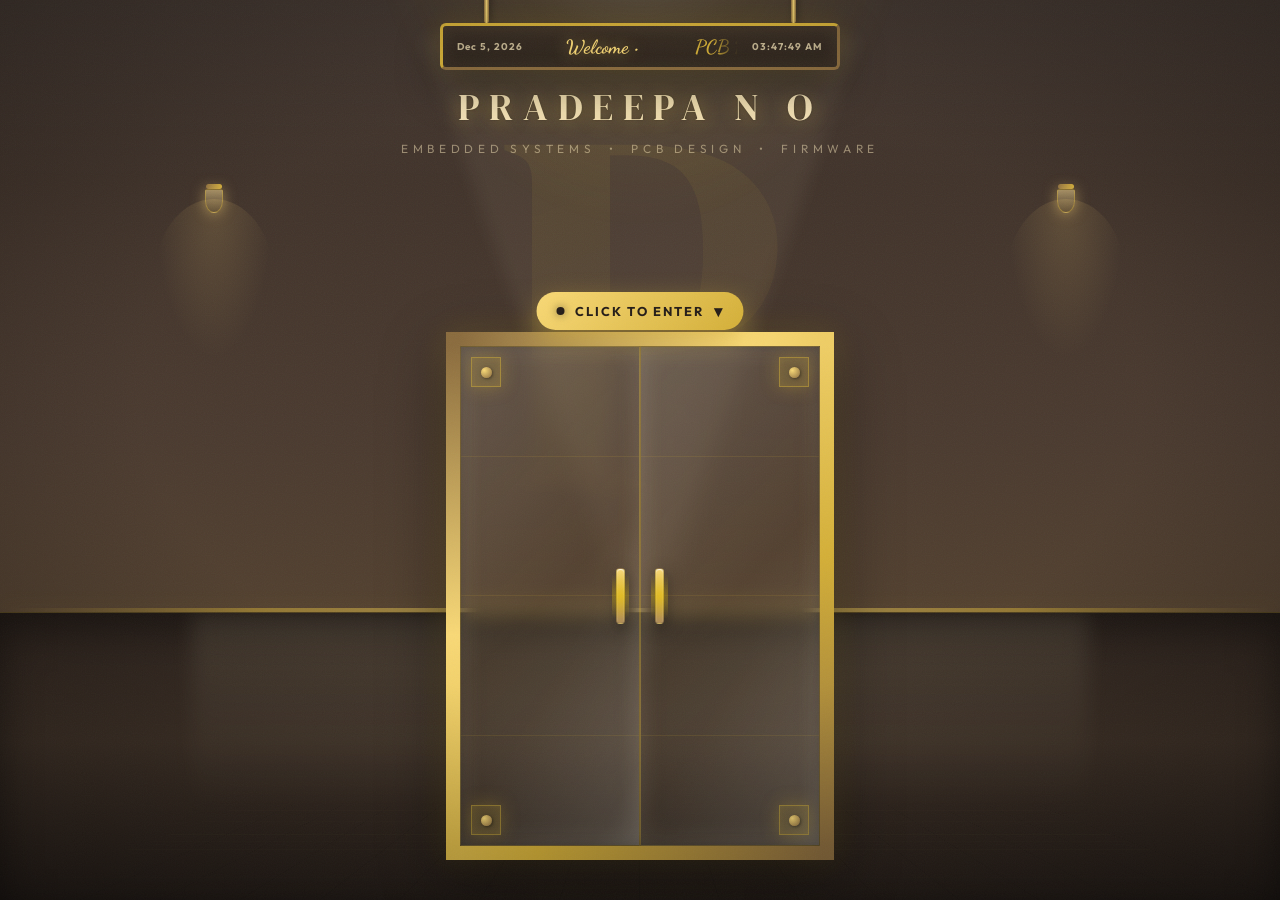
<file: index.html>
<!DOCTYPE html>
<html lang="en">

<head>
    <meta charset="UTF-8" />
    <meta name="viewport" content="width=device-width, initial-scale=1.0" />
    <title>Pradeepa N O | Embedded Systems Engineer</title>
    <meta name="description" content="Pradeepa N O — Embedded Systems Engineer specializing in multilayer PCB design, power electronics, and STM32/ESP32 firmware." />
    <link rel="preconnect" href="https://fonts.googleapis.com" />
    <link
        href="https://fonts.googleapis.com/css2?family=Outfit:wght@300;400;500;600;700;800&family=DM+Serif+Display:ital@0;1&family=Dancing+Script:wght@400;700&display=swap"
        rel="stylesheet" />
    <link rel="stylesheet" href="styles.css" />
</head>

<body>

    <!-- RECEPTION SCENE -->
    <div id="reception" class="reception-scene">

        <!-- Ambient lighting -->
        <div class="spotlight"></div>
        <div class="light-beam"></div>
        <div class="scene-grain"></div>
        <div class="scene-vignette"></div>

        <!-- Wall with brand identity -->
        <div class="back-wall">
            <div class="wall-monogram">P</div>
            <div class="wall-trim top-trim"></div>
            <div class="nameplate">
                <div class="nameplate-name">PRADEEPA&nbsp;N&nbsp;O</div>
                <div class="nameplate-role">Embedded Systems &nbsp;&bull;&nbsp; PCB Design &nbsp;&bull;&nbsp; Firmware</div>
            </div>
            <div class="sconce sconce-left"><span class="sconce-arm"></span><span class="sconce-lamp"></span><span class="sconce-glow"></span></div>
            <div class="sconce sconce-right"><span class="sconce-arm"></span><span class="sconce-lamp"></span><span class="sconce-glow"></span></div>
        </div>

        <!-- Reflective floor -->
        <div class="floor">
            <div class="floor-planks"></div>
            <div class="floor-sheen"></div>
        </div>

        <!-- Floating gold dust -->
        <div class="particles" id="particles"></div>

        <!-- Hanging digital sign -->
        <div class="door-display-wrap">
            <div class="display-rod left"></div>
            <div class="display-rod right"></div>
            <div class="door-display">
                <div class="sign-side sign-date" id="signDate">Loading...</div>
                <div class="marquee-wrap">
                    <div class="marquee-content">
                        <span class="m-welcome">Welcome &bull;</span>
                        <span class="m-role">PCB Design &bull;</span>
                        <span class="m-role">Power Electronics &bull;</span>
                        <span class="m-role">Firmware &bull;</span>
                        <span class="m-trait">Altium &bull;</span>
                        <span class="m-trait">STM32 &bull;</span>
                        <span class="m-trait">ESP32 &bull;</span>
                        <!-- Second set for seamless looping -->
                        <span class="m-welcome">Welcome &bull;</span>
                        <span class="m-role">PCB Design &bull;</span>
                        <span class="m-role">Power Electronics &bull;</span>
                        <span class="m-role">Firmware &bull;</span>
                        <span class="m-trait">Altium &bull;</span>
                        <span class="m-trait">STM32 &bull;</span>
                        <span class="m-trait">ESP32 &bull;</span>
                    </div>
                </div>
                <div class="sign-side sign-time" id="signTime">--:--:-- --</div>
            </div>
        </div>

        <!-- Glass Door -->
        <div class="door-frame" id="doorFrame" title="Click to enter">
            <div class="door-casing"></div>

            <div class="door-hint" id="doorHint">
                <span class="hint-dot"></span> Click to Enter <span class="arrow-anim">&#9662;</span>
            </div>

            <div class="door-panel left-panel" id="doorLeft">
                <div class="glass-reflection"></div>
                <div class="scan-line"></div>
                <div class="corner-accent tl"><div class="rivet"></div></div>
                <div class="corner-accent bl"><div class="rivet"></div></div>
                <div class="d-handle">
                    <div class="handle-glow"></div>
                </div>
                <div class="d-lines">
                    <div></div>
                    <div></div>
                    <div></div>
                </div>
            </div>

            <div class="door-panel right-panel" id="doorRight">
                <div class="glass-reflection"></div>
                <div class="scan-line"></div>
                <div class="corner-accent tr"><div class="rivet"></div></div>
                <div class="corner-accent br"><div class="rivet"></div></div>
                <div class="d-handle right">
                    <div class="handle-glow"></div>
                </div>
                <div class="d-lines">
                    <div></div>
                    <div></div>
                    <div></div>
                </div>
            </div>

            <div class="door-light-leak"></div>
            <div class="door-floor-reflection"></div>
        </div>

    </div>

    <!-- LOGIN OVERLAY -->
    <div id="loginOverlay" class="login-overlay hidden">
        <div class="login-card">
            <button class="close-btn" id="closeLogin">✕</button>
            <div class="login-logo"><span>P</span></div>
            <h2 class="login-title">Access Control</h2>
            <p class="login-sub">Identify yourself to proceed inside</p>
            <div class="login-tabs">
                <button class="tab-btn active" data-tab="login">🔑 Login</button>
                <button class="tab-btn" data-tab="request">📋 Request Access</button>
            </div>
            <div class="tab-panel active" id="tab-login">
                <div class="inp-grp"><label>Username</label><input type="text" id="username"
                        placeholder="Enter your name" /></div>
                <div class="inp-grp"><label>Passcode</label><input type="password" id="passcode"
                        placeholder="••••••••" /></div>
                <button class="btn-primary" id="loginBtn">Enter Portfolio →</button>
            </div>
            <div class="tab-panel" id="tab-request">
                <div class="inp-grp"><label>Your Name</label><input type="text" id="req-name" placeholder="Full name" />
                </div>
                <div class="inp-grp"><label>Email</label><input type="email" id="req-email"
                        placeholder="your@email.com" /></div>
                <div class="inp-grp"><label>Purpose</label><textarea id="req-msg"
                        placeholder="I'd like to learn about your work..." rows="3"></textarea></div>
                <button class="btn-primary" id="reqBtn">Send Request ✉</button>
            </div>
            <div id="successMsg" class="success-msg hidden"><span>✅</span> Request sent! You'll hear back soon.</div>
        </div>
    </div>

    <!-- DASHBOARD -->
    <div id="dashboard" class="dashboard hidden">
        <aside class="sidebar">
            <div class="sidebar-logo"><span>P</span></div>
            <nav class="sidebar-nav">
                <a class="nav-item active" data-section="home"><span>🏠</span>Home</a>
                <a class="nav-item" data-section="about"><span>👤</span>About</a>
                <a class="nav-item" data-section="skills"><span>⚡</span>Skills</a>
                <a class="nav-item" data-section="projects"><span>🚀</span>Projects</a>
                <a class="nav-item" data-section="contact"><span>📬</span>Contact</a>
            </nav>
            <button class="exit-btn" id="exitDashboard">← Exit</button>
        </aside>
        <main class="dash-main">
            <header class="dash-header">
                <div class="dash-greeting">Welcome, <span id="visitorName">Guest</span> 👋</div>
                <div id="dashTime" class="dash-time"></div>
                <div class="avail-badge"><span class="green-dot"></span> Open to opportunities</div>
            </header>

            <div class="dash-content">

                <section class="dash-section active" id="section-home">
                    <div class="hero-card">
                        <div class="hero-photo">
                            <div class="photo-ring"></div>
                            <div class="hero-avatar">
                                <img src="Photo/photo.jpeg" alt="Pradeepa" style="width:100%; height:100%; object-fit:cover;">
                            </div>
                        </div>
                        <div class="hero-info">
                            <h1>Hi, I'm <span class="highlight">Pradeepa N O</span></h1>
                            <p class="hero-role">Embedded Systems Engineer &nbsp;|&nbsp; PCB Design &amp; Hardware</p>
                            <p class="hero-quote">"From schematic to Gerber — hardware built to ship."</p>
                            <div class="hero-btns">
                                <button class="btn-primary" onclick="switchSection('projects')">View Projects
                                    🚀</button>
                            </div>
                        </div>
                    </div>
                    <div class="stats-row">
                        <div class="stat-card">
                            <div class="stat-n">5+</div>
                            <div class="stat-l">Years Experience</div>
                        </div>
                        <div class="stat-card">
                            <div class="stat-n">4&ndash;6</div>
                            <div class="stat-l">Layer PCBs</div>
                        </div>
                        <div class="stat-card">
                            <div class="stat-n">8+</div>
                            <div class="stat-l">Comm Protocols</div>
                        </div>
                        <div class="stat-card">
                            <div class="stat-n">2</div>
                            <div class="stat-l">Companies</div>
                        </div>
                    </div>

                    <div class="board-gallery-wrap">
                        <h2 class="board-gallery-title">Hardware I've Designed</h2>
                        <p class="board-gallery-sub">Selected multilayer PCBs &mdash; schematic capture to production-ready layout.</p>
                        <div class="board-gallery">

                            <figure class="board-card">
                                <a class="board-thumb" href="Photo/boards/navix9-top.png" target="_blank" rel="noopener">
                                    <img src="Photo/boards/navix9-top.png" alt="NAVIX-9 V1.0 navigation board — top side"
                                        onerror="this.style.display='none';this.parentElement.classList.add('pending')">
                                </a>
                                <figcaption>NAVIX-9 V1.0 &mdash; Top <small>GNSS nav &middot; STM32H7 &middot; Ethernet &middot; CAN</small></figcaption>
                            </figure>

                            <figure class="board-card">
                                <a class="board-thumb" href="Photo/boards/navix9-bottom.png" target="_blank" rel="noopener">
                                    <img src="Photo/boards/navix9-bottom.png" alt="NAVIX-9 V1.0 navigation board — bottom side"
                                        onerror="this.style.display='none';this.parentElement.classList.add('pending')">
                                </a>
                                <figcaption>NAVIX-9 V1.0 &mdash; Bottom <small>ZED-F9P GNSS &middot; microSD</small></figcaption>
                            </figure>

                            <figure class="board-card">
                                <a class="board-thumb" href="Photo/boards/tool-pcb-top.png" target="_blank" rel="noopener">
                                    <img src="Photo/boards/tool-pcb-top.png" alt="Ergonomic curved tool PCB — top"
                                        onerror="this.style.display='none';this.parentElement.classList.add('pending')">
                                </a>
                                <figcaption>Ergonomic Tool PCB &mdash; Top <small>SPI sensor interface &middot; curved outline</small></figcaption>
                            </figure>

                            <figure class="board-card">
                                <a class="board-thumb" href="Photo/boards/tool-pcb-layout.png" target="_blank" rel="noopener">
                                    <img src="Photo/boards/tool-pcb-layout.png" alt="Ergonomic curved tool PCB — copper layout"
                                        onerror="this.style.display='none';this.parentElement.classList.add('pending')">
                                </a>
                                <figcaption>Ergonomic Tool PCB &mdash; Layout <small>ground pour &middot; tight-outline routing</small></figcaption>
                            </figure>

                            <figure class="board-card">
                                <a class="board-thumb" href="Photo/boards/sensor-module.png" target="_blank" rel="noopener">
                                    <img src="Photo/boards/sensor-module.png" alt="Compact sensor module PCB"
                                        onerror="this.style.display='none';this.parentElement.classList.add('pending')">
                                </a>
                                <figcaption>Sensor Module <small>compact QFP &middot; 2-layer</small></figcaption>
                            </figure>

                            <figure class="board-card">
                                <a class="board-thumb" href="Photo/boards/relay-board-3d.png" target="_blank" rel="noopener">
                                    <img src="Photo/boards/relay-board-3d.png" alt="Relay Board V1.0 — 3D view"
                                        onerror="this.style.display='none';this.parentElement.classList.add('pending')">
                                </a>
                                <figcaption>Relay Board V1.0 &mdash; 3D <small>8&times; relays &middot; XT30 &middot; isolated drive</small></figcaption>
                            </figure>

                            <figure class="board-card">
                                <a class="board-thumb" href="Photo/boards/relay-board-top.png" target="_blank" rel="noopener">
                                    <img src="Photo/boards/relay-board-top.png" alt="Relay Board V1.0 — top"
                                        onerror="this.style.display='none';this.parentElement.classList.add('pending')">
                                </a>
                                <figcaption>Relay Board V1.0 &mdash; Top <small>high-current switching &middot; PoE</small></figcaption>
                            </figure>

                            <figure class="board-card">
                                <a class="board-thumb" href="Photo/boards/relay-board-bottom.png" target="_blank" rel="noopener">
                                    <img src="Photo/boards/relay-board-bottom.png" alt="Relay Board V1.0 — bottom"
                                        onerror="this.style.display='none';this.parentElement.classList.add('pending')">
                                </a>
                                <figcaption>Relay Board V1.0 &mdash; Bottom <small>MCU &middot; gate drive &middot; routing</small></figcaption>
                            </figure>

                            <figure class="board-card">
                                <a class="board-thumb" href="Photo/boards/zentron-controller.png" target="_blank" rel="noopener">
                                    <img src="Photo/boards/zentron-controller.png" alt="Zentron controller board"
                                        onerror="this.style.display='none';this.parentElement.classList.add('pending')">
                                </a>
                                <figcaption>Zentron Controller <small>dual USB 3.0 &middot; dual BGA &middot; power sequencing</small></figcaption>
                            </figure>

                            <figure class="board-card">
                                <a class="board-thumb" href="Photo/boards/zentron-controller-bottom.png" target="_blank" rel="noopener">
                                    <img src="Photo/boards/zentron-controller-bottom.png" alt="Zentron controller board — bottom"
                                        onerror="this.style.display='none';this.parentElement.classList.add('pending')">
                                </a>
                                <figcaption>Zentron Controller &mdash; Bottom <small>mezzanine header &middot; power tree</small></figcaption>
                            </figure>

                            <figure class="board-card">
                                <a class="board-thumb" href="Photo/boards/Iotech-top.png" target="_blank" rel="noopener">
                                    <img src="Photo/boards/Iotech-top.png" alt="IotechWorld I-GNSS Rev A1 — top"
                                        onerror="this.style.display='none';this.parentElement.classList.add('pending')">
                                </a>
                                <figcaption>IotechWorld I-GNSS Rev A1 &mdash; Top <small>GNSS receiver &middot; status LEDs</small></figcaption>
                            </figure>

                            <figure class="board-card">
                                <a class="board-thumb" href="Photo/boards/iotech-bot.png" target="_blank" rel="noopener">
                                    <img src="Photo/boards/iotech-bot.png" alt="IotechWorld I-GNSS Rev A1 — bottom"
                                        onerror="this.style.display='none';this.parentElement.classList.add('pending')">
                                </a>
                                <figcaption>IotechWorld I-GNSS Rev A1 &mdash; Bottom <small>GNSS module &middot; DIP config</small></figcaption>
                            </figure>

                            <figure class="board-card">
                                <a class="board-thumb" href="Photo/boards/Grobomac.png" target="_blank" rel="noopener">
                                    <img src="Photo/boards/Grobomac.png" alt="GRoboMac robotics controller board"
                                        onerror="this.style.display='none';this.parentElement.classList.add('pending')">
                                </a>
                                <figcaption>GRoboMac Controller <small>robotics &middot; USB 3.0 &middot; CAN &middot; motor drive</small></figcaption>
                            </figure>

                            <figure class="board-card">
                                <a class="board-thumb" href="Photo/boards/Light-Hearted-cntrl-top.png" target="_blank" rel="noopener">
                                    <img src="Photo/boards/Light-Hearted-cntrl-top.png" alt="LightHeart AI Controller V1.1 — top"
                                        onerror="this.style.display='none';this.parentElement.classList.add('pending')">
                                </a>
                                <figcaption>LightHeart AI Controller V1.1 &mdash; Top <small>Raspberry Pi HAT &middot; power + I/O</small></figcaption>
                            </figure>

                            <figure class="board-card">
                                <a class="board-thumb" href="Photo/boards/Light-Hearted-cntrl-bot.png" target="_blank" rel="noopener">
                                    <img src="Photo/boards/Light-Hearted-cntrl-bot.png" alt="LightHeart AI Controller V1.1 — bottom"
                                        onerror="this.style.display='none';this.parentElement.classList.add('pending')">
                                </a>
                                <figcaption>LightHeart AI Controller V1.1 &mdash; Bottom <small>buck rails &middot; signal routing</small></figcaption>
                            </figure>

                            <figure class="board-card">
                                <a class="board-thumb" href="Photo/boards/Light-hearted-Back-panel-Pcb.png" target="_blank" rel="noopener">
                                    <img src="Photo/boards/Light-hearted-Back-panel-Pcb.png" alt="LightHeart AI back panel PCB V1.0"
                                        onerror="this.style.display='none';this.parentElement.classList.add('pending')">
                                </a>
                                <figcaption>LightHeart AI &mdash; Back Panel V1.0 <small>dual USB-C &middot; power buttons</small></figcaption>
                            </figure>

                            <figure class="board-card">
                                <a class="board-thumb" href="Photo/boards/mechlaae.png" target="_blank" rel="noopener">
                                    <img src="Photo/boards/mechlaae.png" alt="Mechlae power board — top"
                                        onerror="this.style.display='none';this.parentElement.classList.add('pending')">
                                </a>
                                <figcaption>Mechlae Power Board &mdash; Top <small>isolated RS-485 &middot; CAN &middot; high-current</small></figcaption>
                            </figure>

                            <figure class="board-card">
                                <a class="board-thumb" href="Photo/boards/mechlae-brd.png" target="_blank" rel="noopener">
                                    <img src="Photo/boards/mechlae-brd.png" alt="Mechlae power board — 3D view"
                                        onerror="this.style.display='none';this.parentElement.classList.add('pending')">
                                </a>
                                <figcaption>Mechlae Power Board &mdash; 3D <small>+VE / &minus;VE terminals &middot; buck converter</small></figcaption>
                            </figure>

                            <figure class="board-card">
                                <a class="board-thumb" href="Photo/boards/M-cnn-brd.png" target="_blank" rel="noopener">
                                    <img src="Photo/boards/M-cnn-brd.png" alt="Mechlae Energy V1.0 connector board"
                                        onerror="this.style.display='none';this.parentElement.classList.add('pending')">
                                </a>
                                <figcaption>Mechlae Energy V1.0 &mdash; Connector Board <small>circular &middot; CAN bus</small></figcaption>
                            </figure>

                            <figure class="board-card">
                                <a class="board-thumb" href="Photo/boards/mechlae-cnn1.png" target="_blank" rel="noopener">
                                    <img src="Photo/boards/mechlae-cnn1.png" alt="Mechlae Energy V1.10 connector board"
                                        onerror="this.style.display='none';this.parentElement.classList.add('pending')">
                                </a>
                                <figcaption>Mechlae Energy V1.10 &mdash; Connector Board <small>CAN / RS-485 &middot; DIP address</small></figcaption>
                            </figure>

                            <figure class="board-card">
                                <a class="board-thumb" href="Photo/boards/SGR-LED-brd.png" target="_blank" rel="noopener">
                                    <img src="Photo/boards/SGR-LED-brd.png" alt="SGR LED driver board"
                                        onerror="this.style.display='none';this.parentElement.classList.add('pending')">
                                </a>
                                <figcaption>SGR LED Board <small>addressable LED driver array</small></figcaption>
                            </figure>

                            <figure class="board-card">
                                <a class="board-thumb" href="Photo/boards/SGR-LED-layout.png" target="_blank" rel="noopener">
                                    <img src="Photo/boards/SGR-LED-layout.png" alt="SGR LED board — PCB layout"
                                        onerror="this.style.display='none';this.parentElement.classList.add('pending')">
                                </a>
                                <figcaption>SGR LED &mdash; PCB Layout <small>copper routing &middot; driver chain</small></figcaption>
                            </figure>

                            <figure class="board-card">
                                <a class="board-thumb" href="Photo/boards/base-v1.png" target="_blank" rel="noopener">
                                    <img src="Photo/boards/base-v1.png" alt="Base Board V1"
                                        onerror="this.style.display='none';this.parentElement.classList.add('pending')">
                                </a>
                                <figcaption>Base Board V1 <small>ESP32 &middot; dual motor driver &middot; 12 V</small></figcaption>
                            </figure>

                            <figure class="board-card">
                                <a class="board-thumb" href="Photo/boards/marlin.png" target="_blank" rel="noopener">
                                    <img src="Photo/boards/marlin.png" alt="Marlin controller board"
                                        onerror="this.style.display='none';this.parentElement.classList.add('pending')">
                                </a>
                                <figcaption>Marlin Controller <small>ESP32 &middot; relay + joystick I/O</small></figcaption>
                            </figure>

                            <figure class="board-card">
                                <a class="board-thumb" href="Photo/boards/trocar-v1.png" target="_blank" rel="noopener">
                                    <img src="Photo/boards/trocar-v1.png" alt="Trocar V1 round sensor board"
                                        onerror="this.style.display='none';this.parentElement.classList.add('pending')">
                                </a>
                                <figcaption>Trocar V1 <small>round PCB &middot; USB-C charging &middot; IR + SPI</small></figcaption>
                            </figure>

                            <figure class="board-card">
                                <a class="board-thumb" href="Photo/boards/trocar-v2.png" target="_blank" rel="noopener">
                                    <img src="Photo/boards/trocar-v2.png" alt="Trocar V2 round sensor board"
                                        onerror="this.style.display='none';this.parentElement.classList.add('pending')">
                                </a>
                                <figcaption>Trocar V2 <small>round PCB &middot; board-to-board stack</small></figcaption>
                            </figure>

                            <figure class="board-card">
                                <a class="board-thumb" href="Photo/boards/rpi-cm5-carrier-top.png" target="_blank" rel="noopener">
                                    <img src="Photo/boards/rpi-cm5-carrier-top.png" alt="RPi CM5 carrier board — top"
                                        onerror="this.style.display='none';this.parentElement.classList.add('pending')">
                                </a>
                                <figcaption>RPi CM5 Carrier &mdash; Top <small>Compute Module 5 &middot; camera &middot; laser interlock</small></figcaption>
                            </figure>

                            <figure class="board-card">
                                <a class="board-thumb" href="Photo/boards/rpi-cm5-carrier-bottom.png" target="_blank" rel="noopener">
                                    <img src="Photo/boards/rpi-cm5-carrier-bottom.png" alt="RPi CM5 carrier board — bottom"
                                        onerror="this.style.display='none';this.parentElement.classList.add('pending')">
                                </a>
                                <figcaption>RPi CM5 Carrier &mdash; Bottom <small>camera FPC &middot; laser + RGB LED drive</small></figcaption>
                            </figure>

                            <figure class="board-card">
                                <a class="board-thumb" href="Photo/boards/lh-power-supply-top.png" target="_blank" rel="noopener">
                                    <img src="Photo/boards/lh-power-supply-top.png" alt="LH power supply board — top"
                                        onerror="this.style.display='none';this.parentElement.classList.add('pending')">
                                </a>
                                <figcaption>LH Power Supply &mdash; Top <small>BQ25792 charger &middot; eFuse &middot; +5V / +3.3V</small></figcaption>
                            </figure>

                            <figure class="board-card">
                                <a class="board-thumb" href="Photo/boards/lh-power-supply-bottom.png" target="_blank" rel="noopener">
                                    <img src="Photo/boards/lh-power-supply-bottom.png" alt="LH power supply board — bottom"
                                        onerror="this.style.display='none';this.parentElement.classList.add('pending')">
                                </a>
                                <figcaption>LH Power Supply &mdash; Bottom <small>board-to-board headers &middot; monitor ADC</small></figcaption>
                            </figure>

                            <figure class="board-card">
                                <a class="board-thumb" href="Photo/boards/gps-f9.png" target="_blank" rel="noopener">
                                    <img src="Photo/boards/gps-f9.png" alt="GPS-F9 RTK GNSS module board"
                                        onerror="this.style.display='none';this.parentElement.classList.add('pending')">
                                </a>
                                <figcaption>GPS-F9 RTK Module <small>u-blox ZED-F9P &middot; UART / I&sup2;C / SPI &middot; antenna supervision</small></figcaption>
                            </figure>

                            <figure class="board-card">
                                <a class="board-thumb" href="Photo/boards/navig-v1.png" target="_blank" rel="noopener">
                                    <img src="Photo/boards/navig-v1.png" alt="NAUYUG M9N GNSS board"
                                        onerror="this.style.display='none';this.parentElement.classList.add('pending')">
                                </a>
                                <figcaption>NAUYUG M9N V1.0 <small>u-blox NEO-M9N GNSS &middot; backup RTC</small></figcaption>
                            </figure>

                            <figure class="board-card">
                                <a class="board-thumb" href="Photo/boards/imu-bb.png" target="_blank" rel="noopener">
                                    <img src="Photo/boards/imu-bb.png" alt="PhiNAV IMU breakout board"
                                        onerror="this.style.display='none';this.parentElement.classList.add('pending')">
                                </a>
                                <figcaption>PhiNAV IMU V-02 <small>IMU breakout &middot; multi-sensor</small></figcaption>
                            </figure>

                            <figure class="board-card">
                                <a class="board-thumb" href="Photo/boards/ma730.png" target="_blank" rel="noopener">
                                    <img src="Photo/boards/ma730.png" alt="MA730 magnetic angle encoder breakout"
                                        onerror="this.style.display='none';this.parentElement.classList.add('pending')">
                                </a>
                                <figcaption>MA730 Angle Encoder <small>14-bit magnetic rotary sensor &middot; SPI / PWM / ABZ</small></figcaption>
                            </figure>

                            <figure class="board-card">
                                <a class="board-thumb" href="Photo/boards/iot-composter.png" target="_blank" rel="noopener">
                                    <img src="Photo/boards/iot-composter.png" alt="IoT composter controller board"
                                        onerror="this.style.display='none';this.parentElement.classList.add('pending')">
                                </a>
                                <figcaption>IoT Composter Controller <small>ESP32 &middot; gas sensor &middot; battery</small></figcaption>
                            </figure>

                        </div>
                    </div>
                </section>

                <section class="dash-section" id="section-about">
                    <h2 class="sec-title">About Me</h2>
                    <div class="about-grid">
                        <div class="glass-card about-bio">
                            <p>Hi! I'm <strong>Pradeepa N O</strong>, an <strong>Embedded Systems Engineer</strong> with
                                5+ years of experience across embedded hardware design and end-to-end PCB development.</p>
                            <p>I specialize in multilayer PCB design (4&ndash;6 layers), mixed-signal and high-speed
                                layouts, power electronics (DC-DC, SMPS) and PoE-based power management. My work spans
                                schematic design, component selection, firmware integration on STM32/ESP32, hardware
                                validation, and manufacturing support including DFM/DFT and Gerber generation.</p>
                        </div>
                        <div class="glass-card about-details">
                            <div class="detail-row"><span>📍</span><span>Bengaluru, India</span></div>
                            <div class="detail-row"><span>💼</span><span>Embedded Systems Engineer @ OSEC</span></div>
                            <div class="detail-row"><span>🎓</span><span>B.E. Electronics &amp; Communication, VTU (2023&ndash;2026)</span></div>
                            <div class="detail-row"><span>✉️</span><span>Pradeepsgr1747@gmail.com</span></div>
                            <div class="detail-row"><span>📞</span><span>+91-8073301747</span></div>
                            <div class="detail-row"><span>🌐</span><span>Languages: English, Kannada, Hindi</span></div>
                        </div>
                    </div>

                    <div class="glass-card timeline-card">
                        <h3>Experience</h3>
                        <div class="tl-item">
                            <div class="tl-head">
                                <span class="tl-role">Embedded Systems Engineer</span>
                                <span class="tl-date">Nov 2023 &ndash; Present</span>
                            </div>
                            <div class="tl-org">Open Source Engineering Corporation (OSEC) &mdash; Bengaluru, India</div>
                            <ul>
                                <li>Engineered multilayer PCBs (4&ndash;6 layers) in Altium: schematic design, component
                                    selection, and high-speed / mixed-signal layout optimization.</li>
                                <li>Built power systems &mdash; DC-DC converters, SMPS, protection circuits, and PoE-based
                                    architectures.</li>
                                <li>Integrated STM32 and ESP32 platforms with UART, SPI, I2C, CAN, USB, Ethernet (TCP/IP)
                                    and BLE communication protocols.</li>
                                <li>Led hardware bring-up, board-level debugging and firmware validation; built test
                                    dashboards and automated test scripts for prototype verification.</li>
                                <li>Managed manufacturing releases (Gerber, BOM) with DFM/DFT compliance, collaborating
                                    cross-functionally to deliver production-ready hardware.</li>
                            </ul>
                        </div>
                        <div class="tl-item">
                            <div class="tl-head">
                                <span class="tl-role">Junior Board Design Engineer</span>
                                <span class="tl-date">Nov 2018 &ndash; Oct 2023</span>
                            </div>
                            <div class="tl-org">Axxonet System Technologies &mdash; Bengaluru, India</div>
                            <ul>
                                <li>Designed and developed PCBs in Altium Designer, including full component library
                                    creation.</li>
                                <li>Verified and validated schematics by building and testing prototype boards against
                                    industry standards.</li>
                                <li>Prepared PCB files and documentation for reflow production and incoming quality
                                    checks.</li>
                                <li>Established standard assembly procedures and ran product testing per defined
                                    protocols, with supporting documentation.</li>
                            </ul>
                        </div>
                    </div>

                    <div class="about-grid" style="margin-top:16px">
                        <div class="glass-card">
                            <h3>Education</h3>
                            <div class="detail-row"><span>🎓</span><span>B.E. in Electronics &amp; Communication<br />
                                    <small>VTU &mdash; Jnana Vikas Institute of Technology, Bengaluru &nbsp;&middot;&nbsp; 2023&ndash;2026</small></span>
                            </div>
                            <div class="detail-row"><span>📜</span><span>Diploma in Electronics &amp; Communication Engineering<br />
                                    <small>DTE &mdash; SM Polytechnic, Sagara &nbsp;&middot;&nbsp; 2015&ndash;2018</small></span>
                            </div>
                        </div>
                        <div class="glass-card">
                            <h3>Certifications</h3>
                            <div class="detail-row"><span>✅</span><span>Learn to Design Your Own Boards &mdash; Udemy</span></div>
                            <div class="detail-row"><span>✅</span><span>Microcontroller Embedded C Programming: Absolute Beginners &mdash; Udemy</span></div>
                        </div>
                    </div>

                    <div class="glass-card" style="margin-top:16px">
                        <h3>Tools &amp; Platforms</h3>
                        <div class="tool-tags">
                            <span>Altium Designer</span><span>KiCad</span><span>LTspice</span><span>STM32Cube</span>
                            <span>Arduino IDE</span><span>VS Code</span><span>Cursor</span><span>nRF Connect</span>
                            <span>Git</span><span>Oscilloscope</span><span>Logic Analyzer</span><span>Multimeter</span>
                            <span>MS Office</span><span>LibreOffice</span><span>Canva</span>
                        </div>
                    </div>
                </section>

                <section class="dash-section" id="section-skills">
                    <h2 class="sec-title">Skills</h2>
                    <div class="skills-grid">
                        <div class="skill-card">
                            <div class="sk-icon">🧩</div>
                            <div class="sk-name">PCB Design &mdash; Altium Designer</div>
                            <div class="sk-bar">
                                <div class="sk-fill" data-pct="95"></div>
                            </div>
                        </div>
                        <div class="skill-card">
                            <div class="sk-icon">📐</div>
                            <div class="sk-name">Multilayer &amp; High-Speed Layout</div>
                            <div class="sk-bar">
                                <div class="sk-fill" data-pct="90"></div>
                            </div>
                        </div>
                        <div class="skill-card">
                            <div class="sk-icon">🔋</div>
                            <div class="sk-name">Power Electronics (DC-DC, SMPS, PoE)</div>
                            <div class="sk-bar">
                                <div class="sk-fill" data-pct="85"></div>
                            </div>
                        </div>
                        <div class="skill-card">
                            <div class="sk-icon">🔌</div>
                            <div class="sk-name">STM32 / ESP32 Firmware Integration</div>
                            <div class="sk-bar">
                                <div class="sk-fill" data-pct="85"></div>
                            </div>
                        </div>
                        <div class="skill-card">
                            <div class="sk-icon">🧪</div>
                            <div class="sk-name">Hardware Bring-up, Test &amp; Debug</div>
                            <div class="sk-bar">
                                <div class="sk-fill" data-pct="88"></div>
                            </div>
                        </div>
                        <div class="skill-card">
                            <div class="sk-icon">🏭</div>
                            <div class="sk-name">BOM, DFM/DFT &amp; Gerber Release</div>
                            <div class="sk-bar">
                                <div class="sk-fill" data-pct="85"></div>
                            </div>
                        </div>
                        <div class="skill-card">
                            <div class="sk-icon">💻</div>
                            <div class="sk-name">C / C++ Programming</div>
                            <div class="sk-bar">
                                <div class="sk-fill" data-pct="82"></div>
                            </div>
                        </div>
                        <div class="skill-card">
                            <div class="sk-icon">🐍</div>
                            <div class="sk-name">Python / HTML / CSS (Test Dashboards)</div>
                            <div class="sk-bar">
                                <div class="sk-fill" data-pct="75"></div>
                            </div>
                        </div>
                        <div class="skill-card">
                            <div class="sk-icon">📡</div>
                            <div class="sk-name">UART / SPI / I2C / CAN / USB / Ethernet / BLE</div>
                            <div class="sk-bar">
                                <div class="sk-fill" data-pct="88"></div>
                            </div>
                        </div>
                    </div>
                </section>

                <section class="dash-section" id="section-projects">
                    <h2 class="sec-title">Projects</h2>

                    <a class="project-featured" href="projects/navix-9.html" target="_blank" rel="noopener">
                        <div class="pf-thumb">
                            <img src="Photo/boards/navix9-top.png" alt="NAVIX-9 navigation board"
                                onerror="this.parentElement.style.background='linear-gradient(135deg,#EADBC8,#D4AF37)'">
                        </div>
                        <div class="pf-body">
                            <div class="pf-kicker">Featured &nbsp;&bull;&nbsp; Spec sheet</div>
                            <h3>NAVIX-9 &mdash; Dual-GNSS RTK Navigation Unit</h3>
                            <p>Precision navigation board fusing two u-blox ZED-F9P RTK receivers with a dual-IMU suite
                                and a 100&nbsp;Hz EKF on an STM32H743 Cortex-M7. Isolated CAN&nbsp;FD &amp; RS-232,
                                Ethernet, microSD logging.</p>
                            <div class="proj-tags"><span>STM32H743</span><span>ZED-F9P &times;2</span><span>CAN FD</span><span>Ethernet</span><span>EKF</span></div>
                            <span class="pf-cta">Open spec sheet &#8599;</span>
                        </div>
                    </a>

                    <a class="project-featured" href="projects/tool-pcb-v13.html" target="_blank" rel="noopener">
                        <div class="pf-thumb">
                            <img src="Photo/boards/tool-pcb-top.png" alt="TOOL PCB V1.3 board"
                                onerror="this.parentElement.style.background='linear-gradient(135deg,#EADBC8,#D4AF37)'">
                        </div>
                        <div class="pf-body">
                            <div class="pf-kicker">Featured &nbsp;&bull;&nbsp; Spec sheet</div>
                            <h3>TOOL PCB V1.3 &mdash; BLE Handheld Tool Board</h3>
                            <p>Battery-powered nRF52832 handheld board with an nPM1304 PMIC (charging + fuel gauge),
                                LIS2DTW12 motion/temp and an A1392 linear Hall input. USB-C console via CP2102N, plus a
                                custom Windows test dashboard streaming live PMIC telemetry over BLE.</p>
                            <div class="proj-tags"><span>nRF52832</span><span>nPM1304 PMIC</span><span>BLE</span><span>Linear Hall</span><span>Test dashboard</span></div>
                            <span class="pf-cta">Open spec sheet &#8599;</span>
                        </div>
                    </a>

                    <a class="project-featured" href="projects/relay-board-v1.html" target="_blank" rel="noopener">
                        <div class="pf-thumb">
                            <img src="Photo/boards/relay-board-3d.png" alt="RELAY Board V1.0"
                                onerror="this.parentElement.style.background='linear-gradient(135deg,#EADBC8,#D4AF37)'">
                        </div>
                        <div class="pf-body">
                            <div class="pf-kicker">Featured &nbsp;&bull;&nbsp; Spec sheet</div>
                            <h3>RELAY Board V1.0 &mdash; PoE Relay &amp; PWM Controller</h3>
                            <p>PoE-powered board with 10 relay outputs plus 2 PWM power outputs (LED dimming) on an
                                STM32F401, with a WIZnet W5500 hardwired TCP/IP interface and an ESP32 BLE channel.
                                PM8805 PoE front end, LM5164 100&nbsp;V&rarr;12&nbsp;V + TPS564247 buck chain.</p>
                            <div class="proj-tags"><span>STM32F401</span><span>W5500</span><span>PoE / PM8805</span><span>ESP32 BLE</span><span>10&times; relay</span><span>2&times; PWM</span></div>
                            <span class="pf-cta">Open spec sheet &#8599;</span>
                        </div>
                    </a>

                    <a class="project-featured" href="projects/lh-power-supply.html" target="_blank" rel="noopener">
                        <div class="pf-thumb">
                            <img src="Photo/boards/lh-power-supply-top.png" alt="LH Power Supply Board"
                                onerror="this.parentElement.style.background='linear-gradient(135deg,#EADBC8,#D4AF37)'">
                        </div>
                        <div class="pf-body">
                            <div class="pf-kicker">Featured &nbsp;&bull;&nbsp; Spec sheet</div>
                            <h3>LH Power Supply Board V1.0 &mdash; Charging Power Supply</h3>
                            <p>12&nbsp;V-in, 4-layer power board for the LightScope stack: TPS25942 eFuse &rarr; BQ25792
                                buck-boost battery charger with power path &rarr; TPS564247 + XC6220 rails, with an
                                ADS7128 8-channel I&sup2;C ADC monitoring every rail.</p>
                            <div class="proj-tags"><span>BQ25792</span><span>TPS25942 eFuse</span><span>Buck-boost charge</span><span>+5V / +3.3V</span><span>ADS7128 monitor</span></div>
                            <span class="pf-cta">Open spec sheet &#8599;</span>
                        </div>
                    </a>

                    <a class="project-featured" href="projects/rpi-cm5-carrier.html" target="_blank" rel="noopener">
                        <div class="pf-thumb">
                            <img src="Photo/boards/rpi-cm5-carrier-top.png" alt="RPI CM5 Carrier Board"
                                onerror="this.parentElement.style.background='linear-gradient(135deg,#EADBC8,#D4AF37)'">
                        </div>
                        <div class="pf-body">
                            <div class="pf-kicker">Featured &nbsp;&bull;&nbsp; Spec sheet</div>
                            <h3>RPI CM5 Carrier Board &mdash; Compute Module 5 Carrier</h3>
                            <p>Raspberry Pi Compute Module 5 carrier for the LightScope: dual 100-pin CM5 interface,
                                MIPI camera, USB 2.0, 4&times; RGB status LEDs, SHT31A temp/humidity, and an independent
                                <b>hardware laser interlock</b> &mdash; a 555 + P-FET/N-FET switch that software can't
                                override.</p>
                            <div class="proj-tags"><span>RPi CM5</span><span>MIPI camera</span><span>555 laser interlock</span><span>4&times; RGB LED</span><span>SHT31A</span><span>USB 2.0</span></div>
                            <span class="pf-cta">Open spec sheet &#8599;</span>
                        </div>
                    </a>

                    <h3 class="proj-subhead">More Work</h3>
                    <div class="projects-grid">
                        <div class="project-card">
                            <div class="proj-emoji">🧩</div>
                            <h3>Multilayer PCB Design (4&ndash;6 Layer)</h3>
                            <p>End-to-end Altium design of mixed-signal and high-speed boards &mdash; schematic capture,
                                component selection, stack-up planning and layout optimization through to fabrication.</p>
                            <div class="proj-tags"><span>Altium</span><span>Mixed-Signal</span><span>High-Speed</span></div>
                            <a href="https://github.com/Pradeep-Sgr99" target="_blank" rel="noopener" class="proj-link">GitHub →</a>
                        </div>
                        <div class="project-card">
                            <div class="proj-emoji">🔋</div>
                            <h3>PoE &amp; Power Management Systems</h3>
                            <p>Designed DC-DC converters, SMPS, protection circuits and PoE-based power architectures for
                                production embedded hardware.</p>
                            <div class="proj-tags"><span>DC-DC</span><span>SMPS</span><span>PoE</span></div>
                            <a href="https://github.com/Pradeep-Sgr99" target="_blank" rel="noopener" class="proj-link">GitHub →</a>
                        </div>
                        <div class="project-card">
                            <div class="proj-emoji">🔌</div>
                            <h3>STM32 / ESP32 Platform Integration</h3>
                            <p>Brought up STM32 and ESP32 platforms with UART, SPI, I2C, CAN, USB, Ethernet (TCP/IP) and
                                BLE, including board-level debugging and firmware validation.</p>
                            <div class="proj-tags"><span>STM32</span><span>ESP32</span><span>BLE</span><span>Ethernet</span></div>
                            <a href="https://github.com/Pradeep-Sgr99" target="_blank" rel="noopener" class="proj-link">GitHub →</a>
                        </div>
                        <div class="project-card">
                            <div class="proj-emoji">🧪</div>
                            <h3>Automated Test Dashboards</h3>
                            <p>Built Python / HTML / CSS dashboards and automated test scripts for prototype verification
                                during hardware bring-up.</p>
                            <div class="proj-tags"><span>Python</span><span>HTML/CSS</span><span>Test Automation</span></div>
                            <a href="https://github.com/Pradeep-Sgr99" target="_blank" rel="noopener" class="proj-link">GitHub →</a>
                        </div>
                        <div class="project-card">
                            <div class="proj-emoji">🏭</div>
                            <h3>Manufacturing Release &amp; DFM/DFT</h3>
                            <p>Managed Gerber and BOM releases with DFM/DFT compliance, established assembly procedures
                                and reflow production documentation.</p>
                            <div class="proj-tags"><span>Gerber</span><span>BOM</span><span>DFM/DFT</span></div>
                            <a href="https://github.com/Pradeep-Sgr99" target="_blank" rel="noopener" class="proj-link">GitHub →</a>
                        </div>
                        <div class="project-card">
                            <div class="proj-emoji">📚</div>
                            <h3>Component Library Creation</h3>
                            <p>Created full Altium component libraries (symbols, footprints, 3D models) and validated
                                schematics against industry standards with prototype builds.</p>
                            <div class="proj-tags"><span>Altium</span><span>Library</span><span>Validation</span></div>
                            <a href="https://github.com/Pradeep-Sgr99" target="_blank" rel="noopener" class="proj-link">GitHub →</a>
                        </div>
                    </div>
                </section>

                <section class="dash-section" id="section-contact">
                    <h2 class="sec-title">Contact Me</h2>
                    <div class="contact-grid">
                        <div class="glass-card">
                            <div class="inp-grp"><label>Your Name</label><input type="text" id="c-name"
                                    placeholder="John Doe" /></div>
                            <div class="inp-grp"><label>Email</label><input type="email" id="c-email"
                                    placeholder="john@email.com" /></div>
                            <div class="inp-grp"><label>Message</label><textarea id="c-msg"
                                    placeholder="Let's work together..." rows="4"></textarea></div>
                            <button class="btn-primary" id="sendContact">Send Message 🚀</button>
                        </div>
                        <div class="glass-card socials-card">
                            <h3>Find Me Online</h3>
                            <a href="https://linkedin.com/in/pradeepa-n-o" target="_blank" rel="noopener" class="social-link"><span>💼</span> linkedin.com/in/pradeepa-n-o</a>
                            <a href="https://github.com/Pradeep-Sgr99" target="_blank" rel="noopener" class="social-link"><span>🐙</span> github.com/Pradeep-Sgr99</a>
                            <a href="mailto:Pradeepsgr1747@gmail.com" class="social-link"><span>✉️</span> Pradeepsgr1747@gmail.com</a>
                            <a href="tel:+918073301747" class="social-link"><span>📞</span> +91-8073301747</a>
                        </div>
                    </div>
                </section>

            </div>
        </main>
    </div>

    <script src="script.js"></script>
</body>

</html>
</file>
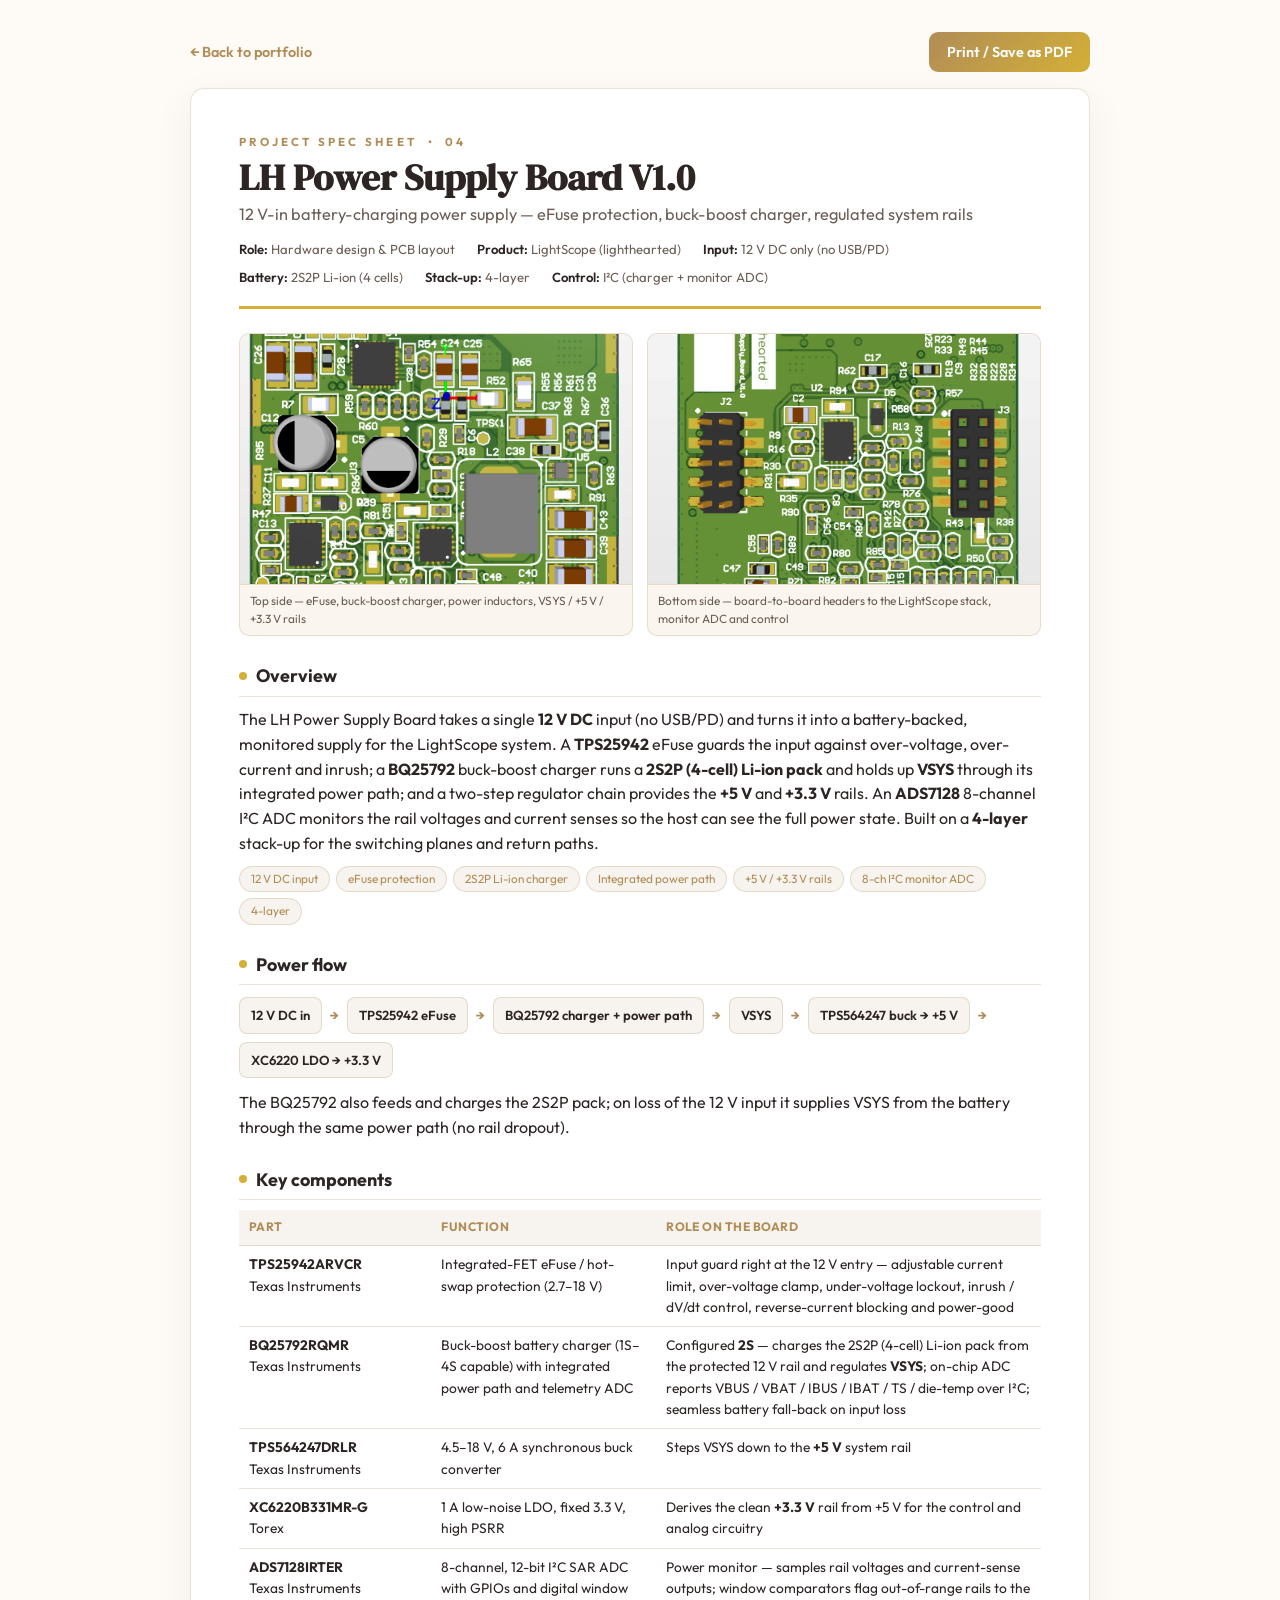
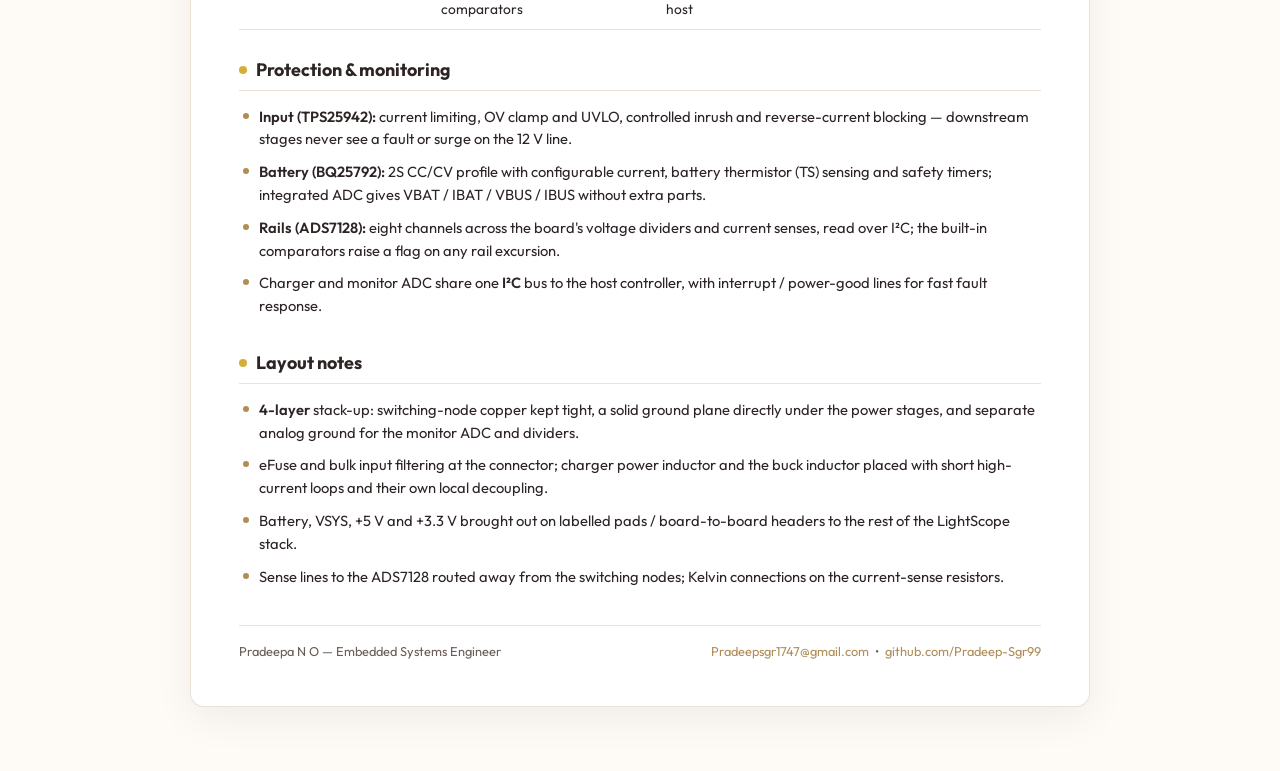
<file: projects/lh-power-supply.html>
<!DOCTYPE html>
<html lang="en">

<head>
    <meta charset="UTF-8" />
    <meta name="viewport" content="width=device-width, initial-scale=1.0" />
    <title>LH Power Supply Board V1.0 &mdash; Project Spec Sheet | Pradeepa N O</title>
    <link rel="preconnect" href="https://fonts.googleapis.com" />
    <link
        href="https://fonts.googleapis.com/css2?family=Outfit:wght@300;400;500;600;700;800&family=DM+Serif+Display:ital@0;1&display=swap"
        rel="stylesheet" />
    <style>
        :root {
            --bg: #FEFBF6;
            --ink: #2D2424;
            --muted: #6b5d55;
            --accent: #B08D57;
            --accent2: #D4AF37;
            --line: rgba(176, 141, 87, 0.25);
            --card: #ffffff;
            --chip: rgba(176, 141, 87, 0.10);
        }

        * { box-sizing: border-box; margin: 0; padding: 0; }

        body {
            font-family: 'Outfit', system-ui, sans-serif;
            background: var(--bg);
            color: var(--ink);
            line-height: 1.55;
            padding: 32px 16px 64px;
        }

        .sheet {
            max-width: 900px;
            margin: 0 auto;
            background: var(--card);
            border: 1px solid var(--line);
            border-radius: 14px;
            box-shadow: 0 12px 40px rgba(0, 0, 0, 0.06);
            padding: 44px 48px;
        }

        .toolbar {
            max-width: 900px;
            margin: 0 auto 16px;
            display: flex;
            justify-content: space-between;
            align-items: center;
            gap: 12px;
            flex-wrap: wrap;
        }

        .toolbar a {
            color: var(--accent);
            text-decoration: none;
            font-weight: 600;
            font-size: 0.9rem;
        }

        .toolbar a:hover { text-decoration: underline; }

        .btn-print {
            background: linear-gradient(135deg, var(--accent), var(--accent2));
            color: #fff;
            border: none;
            border-radius: 9px;
            padding: 9px 18px;
            font: inherit;
            font-weight: 600;
            font-size: 0.9rem;
            cursor: pointer;
        }

        .btn-print:hover { filter: brightness(1.06); }

        header.doc-head {
            border-bottom: 3px solid var(--accent2);
            padding-bottom: 18px;
            margin-bottom: 24px;
        }

        .eyebrow {
            font-size: 0.72rem;
            letter-spacing: 0.28em;
            text-transform: uppercase;
            color: var(--accent);
            font-weight: 700;
        }

        h1 {
            font-family: 'DM Serif Display', serif;
            font-size: 2.3rem;
            line-height: 1.1;
            margin: 6px 0 4px;
        }

        .subtitle { font-size: 1.02rem; color: var(--muted); }

        .meta-row {
            display: flex;
            flex-wrap: wrap;
            gap: 8px 22px;
            margin-top: 12px;
            font-size: 0.82rem;
            color: var(--muted);
        }

        .meta-row b { color: var(--ink); font-weight: 600; }

        .photos {
            display: grid;
            grid-template-columns: 1fr 1fr;
            gap: 14px;
            margin: 22px 0 6px;
        }

        .photos figure {
            border: 1px solid var(--line);
            border-radius: 10px;
            overflow: hidden;
            background: #faf6ef;
        }

        .photos img {
            width: 100%;
            height: 250px;
            object-fit: cover;
            display: block;
        }

        .photos figcaption {
            font-size: 0.74rem;
            color: var(--muted);
            padding: 7px 10px;
            border-top: 1px solid var(--line);
        }

        h2 {
            font-size: 1.12rem;
            margin: 26px 0 10px;
            padding-bottom: 6px;
            border-bottom: 1px solid var(--line);
            display: flex;
            align-items: center;
            gap: 9px;
        }

        h2 .dot {
            width: 8px;
            height: 8px;
            border-radius: 50%;
            background: var(--accent2);
            flex-shrink: 0;
        }

        p.lead { margin: 8px 0; }

        ul.clean { list-style: none; margin: 6px 0; }

        ul.clean li {
            padding: 5px 0 5px 20px;
            position: relative;
            font-size: 0.92rem;
        }

        ul.clean li::before {
            content: "";
            position: absolute;
            left: 4px;
            top: 12px;
            width: 6px;
            height: 6px;
            border-radius: 50%;
            background: var(--accent);
        }

        ul.clean li b { font-weight: 600; }

        table {
            width: 100%;
            border-collapse: collapse;
            font-size: 0.86rem;
            margin: 10px 0;
        }

        th, td {
            text-align: left;
            padding: 8px 10px;
            border-bottom: 1px solid var(--line);
            vertical-align: top;
        }

        th {
            background: var(--chip);
            font-weight: 700;
            font-size: 0.76rem;
            letter-spacing: 0.04em;
            text-transform: uppercase;
            color: var(--accent);
        }

        td code {
            font-family: ui-monospace, "Cascadia Code", Consolas, monospace;
            font-size: 0.82em;
            background: var(--chip);
            padding: 1px 5px;
            border-radius: 4px;
        }

        .chips {
            display: flex;
            flex-wrap: wrap;
            gap: 6px;
            margin: 10px 0 2px;
        }

        .chips span {
            font-size: 0.74rem;
            background: var(--chip);
            border: 1px solid var(--line);
            color: var(--accent);
            border-radius: 20px;
            padding: 3px 11px;
        }

        .flow {
            display: flex;
            flex-wrap: wrap;
            align-items: center;
            gap: 8px;
            margin: 12px 0;
            font-size: 0.82rem;
        }

        .flow .node {
            background: var(--chip);
            border: 1px solid var(--line);
            border-radius: 8px;
            padding: 7px 11px;
            font-weight: 600;
        }

        .flow .arrow { color: var(--accent); font-weight: 700; }

        .callout {
            background: var(--chip);
            border-left: 3px solid var(--accent2);
            border-radius: 6px;
            padding: 12px 14px;
            font-size: 0.86rem;
            margin: 12px 0;
        }

        footer.doc-foot {
            margin-top: 32px;
            padding-top: 16px;
            border-top: 1px solid var(--line);
            font-size: 0.8rem;
            color: var(--muted);
            display: flex;
            justify-content: space-between;
            flex-wrap: wrap;
            gap: 8px;
        }

        footer.doc-foot a { color: var(--accent); text-decoration: none; }

        @media (max-width: 680px) {
            .sheet { padding: 30px 22px; }
            h1 { font-size: 1.8rem; }
            .photos { grid-template-columns: 1fr; }
            .photos img { height: 210px; }
        }

        @media print {
            body { background: #fff; padding: 0; font-size: 11px; }
            .toolbar { display: none; }
            .sheet {
                box-shadow: none;
                border: none;
                border-radius: 0;
                max-width: none;
                padding: 0;
            }
            h2 { break-after: avoid; }
            table, ul.clean, .callout, .photos, .flow { break-inside: avoid; }
            .photos img { height: 190px; }
            a { color: var(--ink); text-decoration: none; }
        }
    </style>
</head>

<body>

    <div class="toolbar">
        <a href="../index.html">&larr; Back to portfolio</a>
        <button class="btn-print" onclick="window.print()">Print / Save as PDF</button>
    </div>

    <div class="sheet">

        <header class="doc-head">
            <div class="eyebrow">Project Spec Sheet &nbsp;&bull;&nbsp; 04</div>
            <h1>LH Power Supply Board V1.0</h1>
            <div class="subtitle">12&nbsp;V-in battery-charging power supply &mdash; eFuse protection, buck-boost charger,
                regulated system rails</div>
            <div class="meta-row">
                <span><b>Role:</b> Hardware design &amp; PCB layout</span>
                <span><b>Product:</b> LightScope (lighthearted)</span>
                <span><b>Input:</b> 12&nbsp;V DC only (no USB/PD)</span>
                <span><b>Battery:</b> 2S2P Li-ion (4 cells)</span>
                <span><b>Stack-up:</b> 4-layer</span>
                <span><b>Control:</b> I&sup2;C (charger + monitor ADC)</span>
            </div>
        </header>

        <div class="photos">
            <figure>
                <img src="../Photo/boards/lh-power-supply-top.png" alt="LH Power Supply Board, top side"
                    onerror="this.parentElement.style.display='none'">
                <figcaption>Top side &mdash; eFuse, buck-boost charger, power inductors, VSYS / +5&nbsp;V / +3.3&nbsp;V rails</figcaption>
            </figure>
            <figure>
                <img src="../Photo/boards/lh-power-supply-bottom.png" alt="LH Power Supply Board, bottom side"
                    onerror="this.parentElement.style.display='none'">
                <figcaption>Bottom side &mdash; board-to-board headers to the LightScope stack, monitor ADC and control</figcaption>
            </figure>
        </div>

        <h2><span class="dot"></span>Overview</h2>
        <p class="lead">The LH Power Supply Board takes a single <b>12&nbsp;V DC</b> input (no USB/PD) and turns it into a
            battery-backed, monitored supply for the LightScope system. A <b>TPS25942</b> eFuse guards the input against
            over-voltage, over-current and inrush; a <b>BQ25792</b> buck-boost charger runs a <b>2S2P (4-cell) Li-ion
            pack</b> and holds up <b>VSYS</b> through its integrated power path; and a two-step regulator chain provides
            the <b>+5&nbsp;V</b> and <b>+3.3&nbsp;V</b> rails. An <b>ADS7128</b> 8-channel I&sup2;C ADC monitors the rail
            voltages and current senses so the host can see the full power state. Built on a <b>4-layer</b> stack-up for
            the switching planes and return paths.</p>

        <div class="chips">
            <span>12&nbsp;V DC input</span><span>eFuse protection</span><span>2S2P Li-ion charger</span>
            <span>Integrated power path</span><span>+5&nbsp;V / +3.3&nbsp;V rails</span><span>8-ch I&sup2;C monitor ADC</span>
            <span>4-layer</span>
        </div>

        <h2><span class="dot"></span>Power flow</h2>
        <div class="flow">
            <span class="node">12&nbsp;V DC in</span>
            <span class="arrow">&rarr;</span>
            <span class="node">TPS25942 eFuse</span>
            <span class="arrow">&rarr;</span>
            <span class="node">BQ25792 charger + power path</span>
            <span class="arrow">&rarr;</span>
            <span class="node">VSYS</span>
            <span class="arrow">&rarr;</span>
            <span class="node">TPS564247 buck &rarr; +5&nbsp;V</span>
            <span class="arrow">&rarr;</span>
            <span class="node">XC6220 LDO &rarr; +3.3&nbsp;V</span>
        </div>
        <p class="lead">The BQ25792 also feeds and charges the 2S2P pack; on loss of the 12&nbsp;V input it supplies
            VSYS from the battery through the same power path (no rail dropout).</p>

        <h2><span class="dot"></span>Key components</h2>
        <table>
            <tr>
                <th style="width:24%">Part</th>
                <th style="width:28%">Function</th>
                <th>Role on the board</th>
            </tr>
            <tr>
                <td><b>TPS25942ARVCR</b><br>Texas Instruments</td>
                <td>Integrated-FET eFuse / hot-swap protection (2.7&ndash;18&nbsp;V)</td>
                <td>Input guard right at the 12&nbsp;V entry &mdash; adjustable current limit, over-voltage clamp,
                    under-voltage lockout, inrush / dV/dt control, reverse-current blocking and power-good</td>
            </tr>
            <tr>
                <td><b>BQ25792RQMR</b><br>Texas Instruments</td>
                <td>Buck-boost battery charger (1S&ndash;4S capable) with integrated power path and telemetry ADC</td>
                <td>Configured <b>2S</b> &mdash; charges the 2S2P (4-cell) Li-ion pack from the protected 12&nbsp;V rail
                    and regulates <b>VSYS</b>; on-chip ADC reports VBUS / VBAT / IBUS / IBAT / TS / die-temp over
                    I&sup2;C; seamless battery fall-back on input loss</td>
            </tr>
            <tr>
                <td><b>TPS564247DRLR</b><br>Texas Instruments</td>
                <td>4.5&ndash;18&nbsp;V, 6&nbsp;A synchronous buck converter</td>
                <td>Steps VSYS down to the <b>+5&nbsp;V</b> system rail</td>
            </tr>
            <tr>
                <td><b>XC6220B331MR-G</b><br>Torex</td>
                <td>1&nbsp;A low-noise LDO, fixed 3.3&nbsp;V, high PSRR</td>
                <td>Derives the clean <b>+3.3&nbsp;V</b> rail from +5&nbsp;V for the control and analog circuitry</td>
            </tr>
            <tr>
                <td><b>ADS7128IRTER</b><br>Texas Instruments</td>
                <td>8-channel, 12-bit I&sup2;C SAR ADC with GPIOs and digital window comparators</td>
                <td>Power monitor &mdash; samples rail voltages and current-sense outputs; window comparators flag
                    out-of-range rails to the host</td>
            </tr>
        </table>

        <h2><span class="dot"></span>Protection &amp; monitoring</h2>
        <ul class="clean">
            <li><b>Input (TPS25942):</b> current limiting, OV clamp and UVLO, controlled inrush and reverse-current
                blocking &mdash; downstream stages never see a fault or surge on the 12&nbsp;V line.</li>
            <li><b>Battery (BQ25792):</b> 2S CC/CV profile with configurable current, battery thermistor (TS) sensing and
                safety timers; integrated ADC gives VBAT / IBAT / VBUS / IBUS without extra parts.</li>
            <li><b>Rails (ADS7128):</b> eight channels across the board's voltage dividers and current senses, read over
                I&sup2;C; the built-in comparators raise a flag on any rail excursion.</li>
            <li>Charger and monitor ADC share one <b>I&sup2;C</b> bus to the host controller, with interrupt / power-good
                lines for fast fault response.</li>
        </ul>

        <h2><span class="dot"></span>Layout notes</h2>
        <ul class="clean">
            <li><b>4-layer</b> stack-up: switching-node copper kept tight, a solid ground plane directly under the power
                stages, and separate analog ground for the monitor ADC and dividers.</li>
            <li>eFuse and bulk input filtering at the connector; charger power inductor and the buck inductor placed with
                short high-current loops and their own local decoupling.</li>
            <li>Battery, VSYS, +5&nbsp;V and +3.3&nbsp;V brought out on labelled pads / board-to-board headers to the rest
                of the LightScope stack.</li>
            <li>Sense lines to the ADS7128 routed away from the switching nodes; Kelvin connections on the current-sense
                resistors.</li>
        </ul>

        <footer class="doc-foot">
            <span>Pradeepa N O &mdash; Embedded Systems Engineer</span>
            <span><a href="mailto:Pradeepsgr1747@gmail.com">Pradeepsgr1747@gmail.com</a> &nbsp;&bull;&nbsp;
                <a href="https://github.com/Pradeep-Sgr99">github.com/Pradeep-Sgr99</a></span>
        </footer>

    </div>

</body>

</html>
</file>
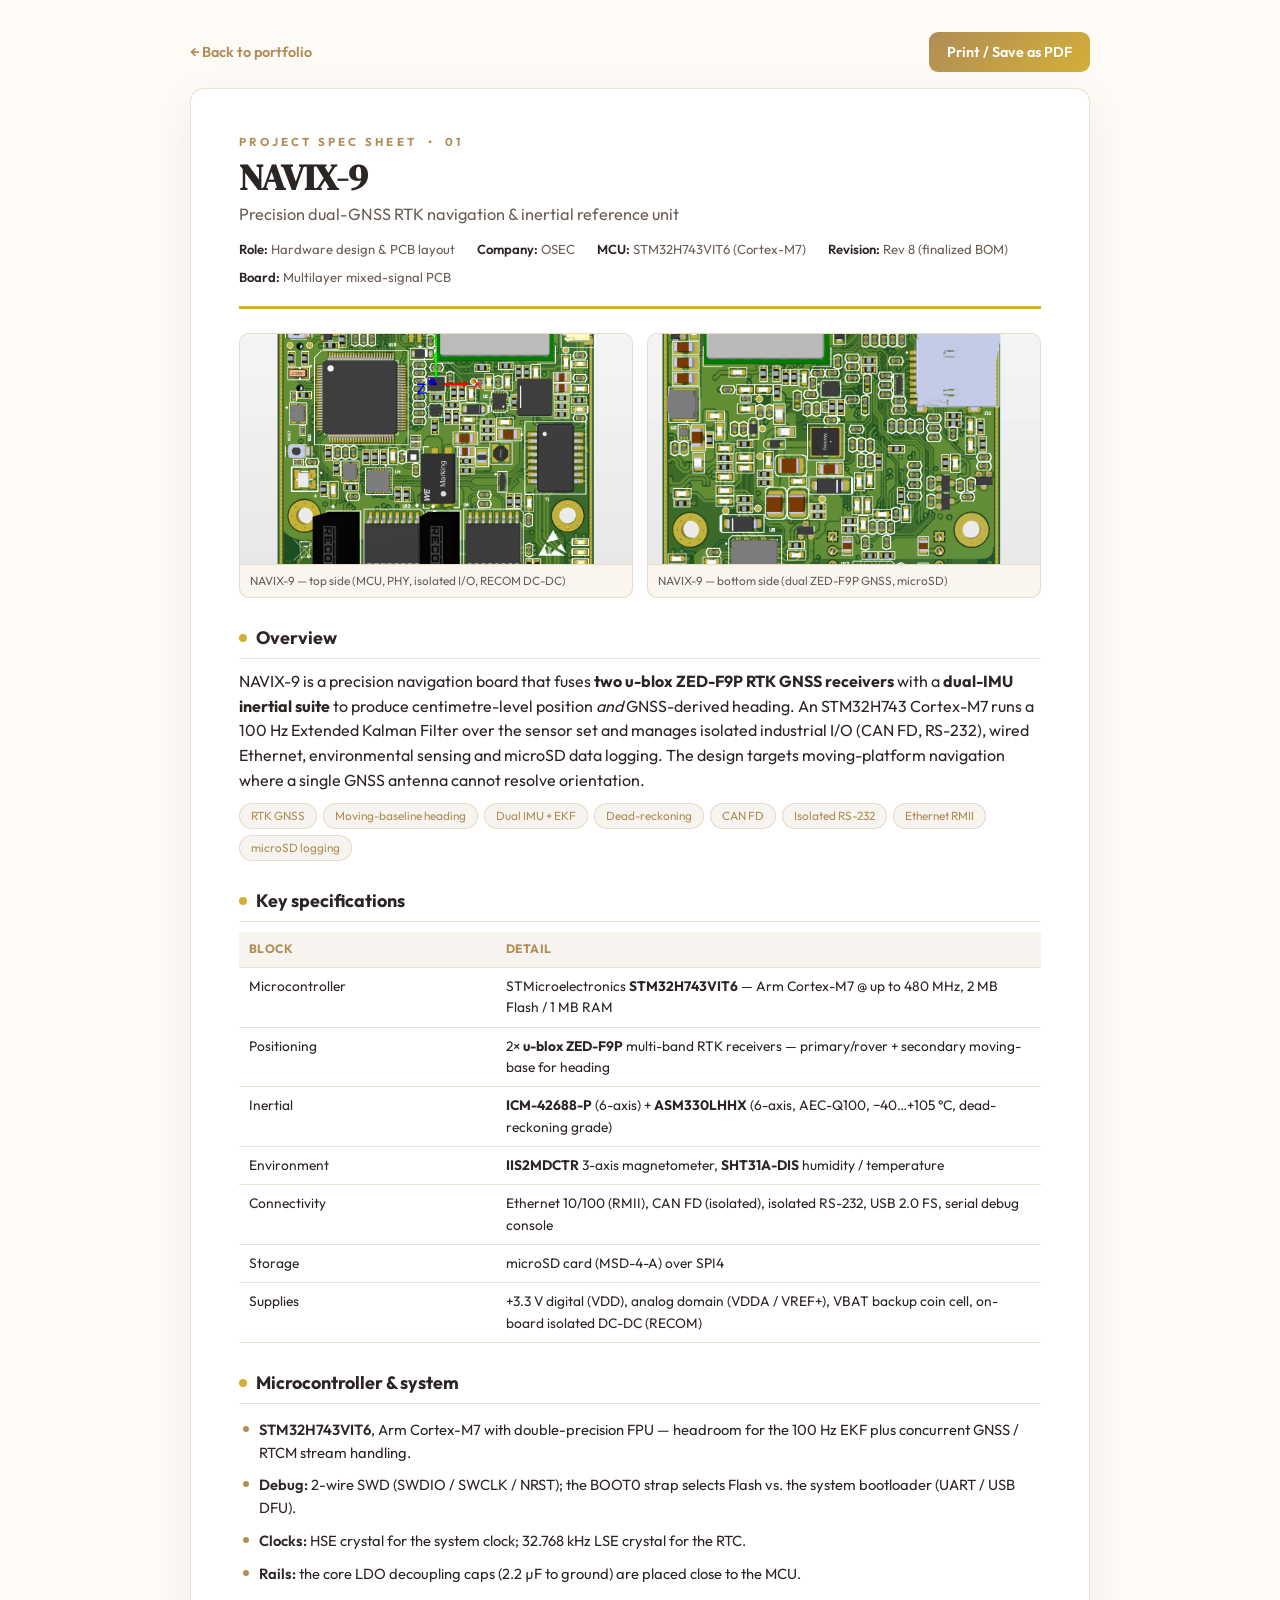
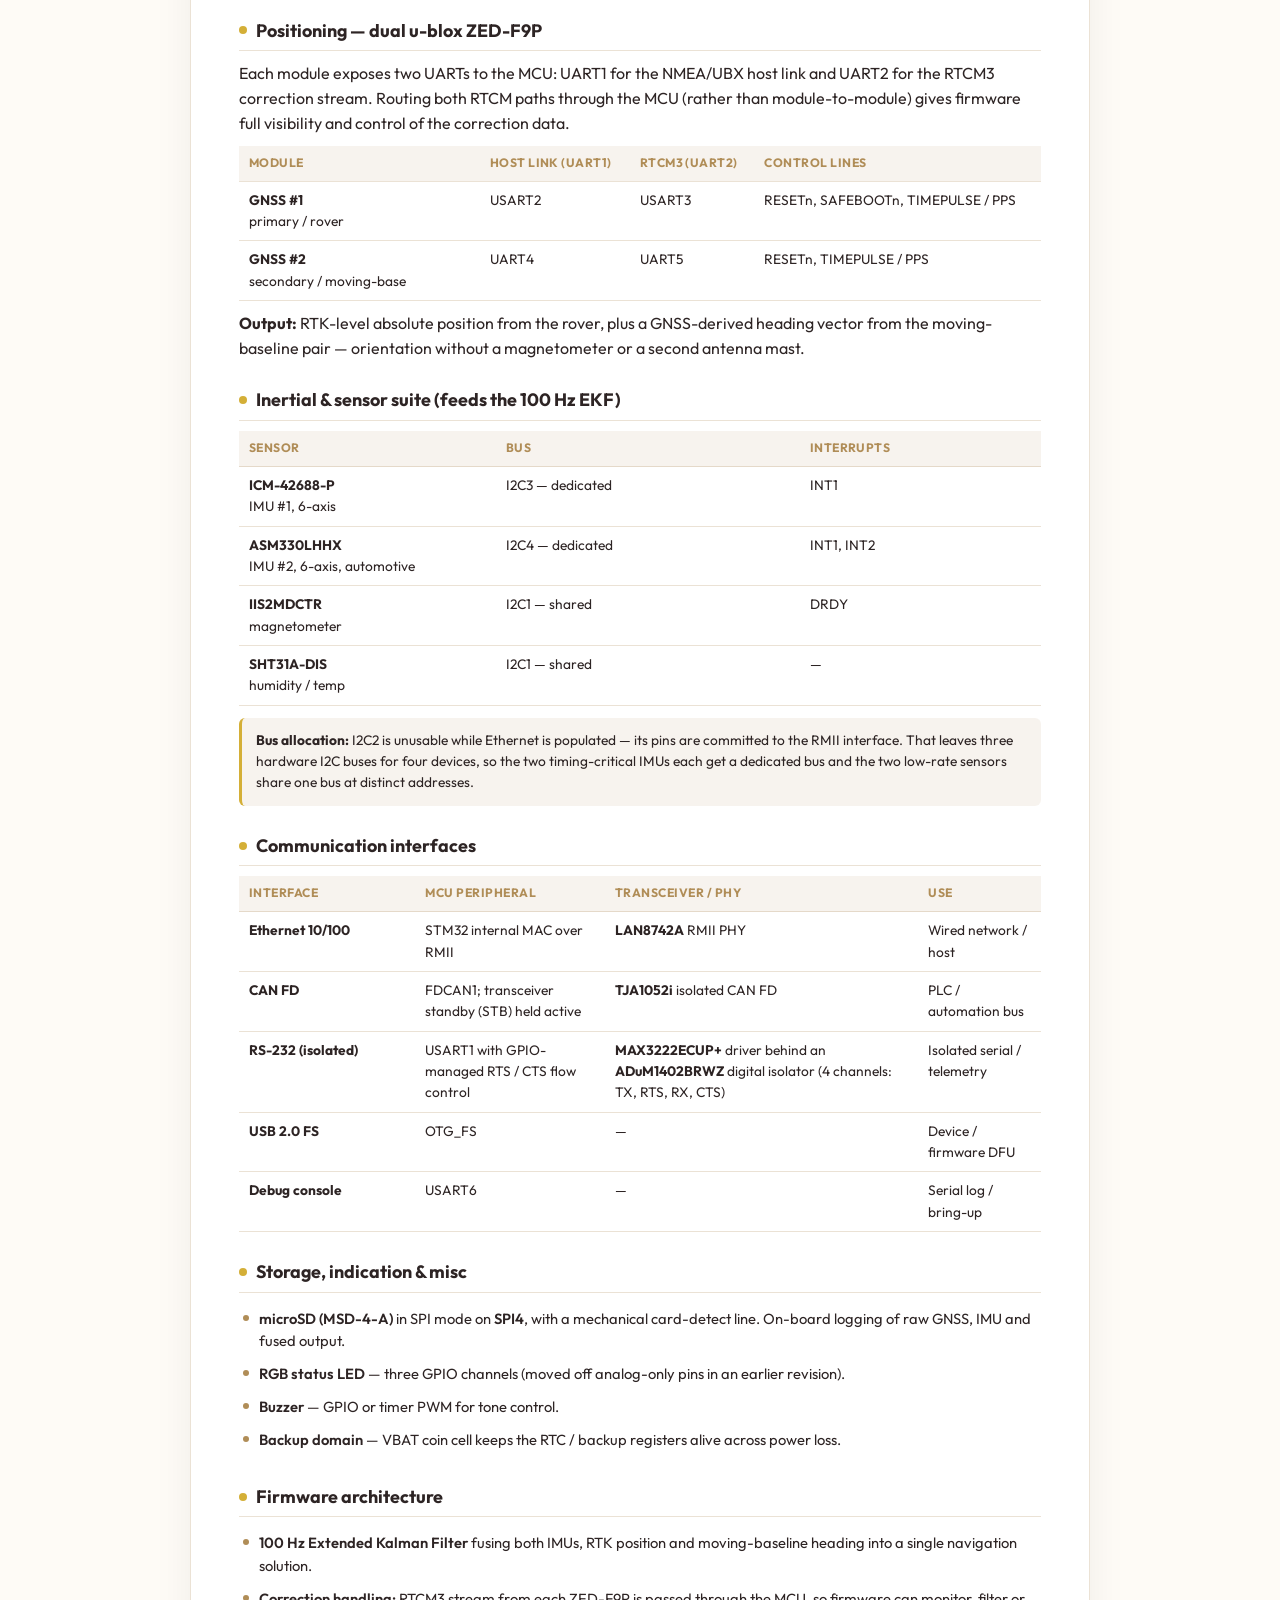
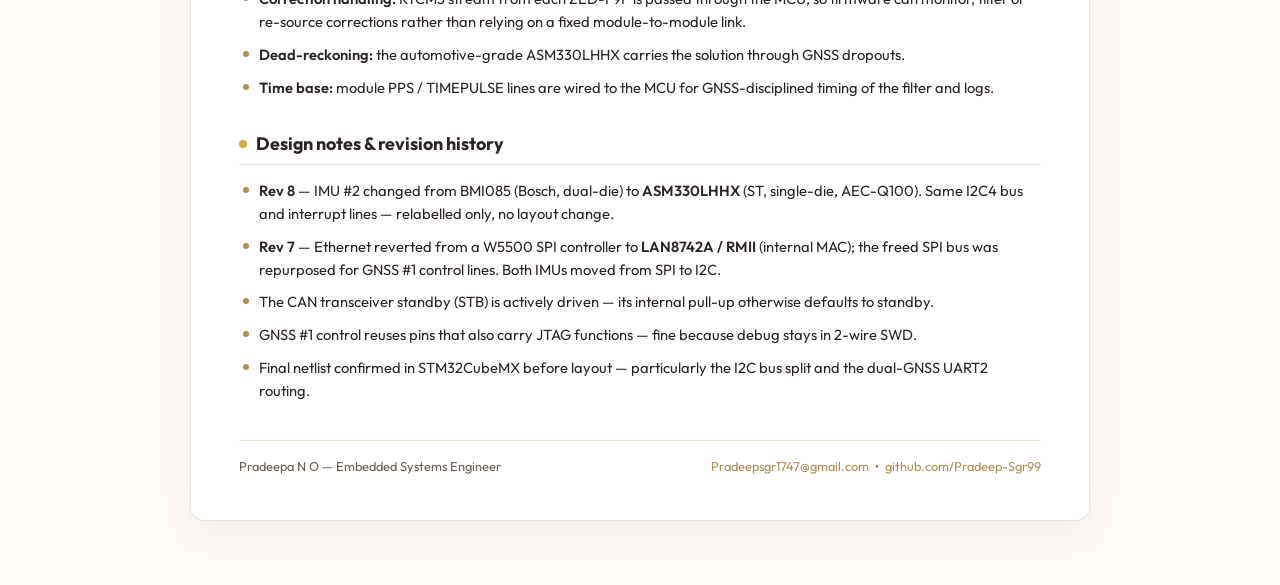
<file: projects/navix-9.html>
<!DOCTYPE html>
<html lang="en">

<head>
    <meta charset="UTF-8" />
    <meta name="viewport" content="width=device-width, initial-scale=1.0" />
    <title>NAVIX-9 &mdash; Project Spec Sheet | Pradeepa N O</title>
    <link rel="preconnect" href="https://fonts.googleapis.com" />
    <link
        href="https://fonts.googleapis.com/css2?family=Outfit:wght@300;400;500;600;700;800&family=DM+Serif+Display:ital@0;1&display=swap"
        rel="stylesheet" />
    <style>
        :root {
            --bg: #FEFBF6;
            --ink: #2D2424;
            --muted: #6b5d55;
            --accent: #B08D57;
            --accent2: #D4AF37;
            --line: rgba(176, 141, 87, 0.25);
            --card: #ffffff;
            --chip: rgba(176, 141, 87, 0.10);
        }

        * { box-sizing: border-box; margin: 0; padding: 0; }

        body {
            font-family: 'Outfit', system-ui, sans-serif;
            background: var(--bg);
            color: var(--ink);
            line-height: 1.55;
            padding: 32px 16px 64px;
        }

        .sheet {
            max-width: 900px;
            margin: 0 auto;
            background: var(--card);
            border: 1px solid var(--line);
            border-radius: 14px;
            box-shadow: 0 12px 40px rgba(0, 0, 0, 0.06);
            padding: 44px 48px;
        }

        .toolbar {
            max-width: 900px;
            margin: 0 auto 16px;
            display: flex;
            justify-content: space-between;
            align-items: center;
            gap: 12px;
            flex-wrap: wrap;
        }

        .toolbar a {
            color: var(--accent);
            text-decoration: none;
            font-weight: 600;
            font-size: 0.9rem;
        }

        .toolbar a:hover { text-decoration: underline; }

        .btn-print {
            background: linear-gradient(135deg, var(--accent), var(--accent2));
            color: #fff;
            border: none;
            border-radius: 9px;
            padding: 9px 18px;
            font: inherit;
            font-weight: 600;
            font-size: 0.9rem;
            cursor: pointer;
        }

        .btn-print:hover { filter: brightness(1.06); }

        header.doc-head {
            border-bottom: 3px solid var(--accent2);
            padding-bottom: 18px;
            margin-bottom: 24px;
        }

        .eyebrow {
            font-size: 0.72rem;
            letter-spacing: 0.28em;
            text-transform: uppercase;
            color: var(--accent);
            font-weight: 700;
        }

        h1 {
            font-family: 'DM Serif Display', serif;
            font-size: 2.3rem;
            line-height: 1.1;
            margin: 6px 0 4px;
        }

        .subtitle { font-size: 1.02rem; color: var(--muted); }

        .meta-row {
            display: flex;
            flex-wrap: wrap;
            gap: 8px 22px;
            margin-top: 12px;
            font-size: 0.82rem;
            color: var(--muted);
        }

        .meta-row b { color: var(--ink); font-weight: 600; }

        .photos {
            display: grid;
            grid-template-columns: 1fr 1fr;
            gap: 14px;
            margin: 22px 0 6px;
        }

        .photos figure {
            border: 1px solid var(--line);
            border-radius: 10px;
            overflow: hidden;
            background: #faf6ef;
        }

        .photos img {
            width: 100%;
            height: 230px;
            object-fit: cover;
            display: block;
        }

        .photos figcaption {
            font-size: 0.74rem;
            color: var(--muted);
            padding: 7px 10px;
            border-top: 1px solid var(--line);
        }

        h2 {
            font-size: 1.12rem;
            margin: 26px 0 10px;
            padding-bottom: 6px;
            border-bottom: 1px solid var(--line);
            display: flex;
            align-items: center;
            gap: 9px;
        }

        h2 .dot {
            width: 8px;
            height: 8px;
            border-radius: 50%;
            background: var(--accent2);
            flex-shrink: 0;
        }

        p.lead { margin: 8px 0; }

        ul.clean { list-style: none; margin: 6px 0; }

        ul.clean li {
            padding: 5px 0 5px 20px;
            position: relative;
            font-size: 0.92rem;
        }

        ul.clean li::before {
            content: "";
            position: absolute;
            left: 4px;
            top: 12px;
            width: 6px;
            height: 6px;
            border-radius: 50%;
            background: var(--accent);
        }

        ul.clean li b { font-weight: 600; }

        table {
            width: 100%;
            border-collapse: collapse;
            font-size: 0.86rem;
            margin: 10px 0;
        }

        th, td {
            text-align: left;
            padding: 8px 10px;
            border-bottom: 1px solid var(--line);
            vertical-align: top;
        }

        th {
            background: var(--chip);
            font-weight: 700;
            font-size: 0.76rem;
            letter-spacing: 0.04em;
            text-transform: uppercase;
            color: var(--accent);
        }

        td code {
            font-family: ui-monospace, "Cascadia Code", Consolas, monospace;
            font-size: 0.82em;
            background: var(--chip);
            padding: 1px 5px;
            border-radius: 4px;
        }

        .chips {
            display: flex;
            flex-wrap: wrap;
            gap: 6px;
            margin: 10px 0 2px;
        }

        .chips span {
            font-size: 0.74rem;
            background: var(--chip);
            border: 1px solid var(--line);
            color: var(--accent);
            border-radius: 20px;
            padding: 3px 11px;
        }

        .two-col {
            display: grid;
            grid-template-columns: 1fr 1fr;
            gap: 8px 28px;
        }

        .callout {
            background: var(--chip);
            border-left: 3px solid var(--accent2);
            border-radius: 6px;
            padding: 12px 14px;
            font-size: 0.86rem;
            margin: 12px 0;
        }

        footer.doc-foot {
            margin-top: 32px;
            padding-top: 16px;
            border-top: 1px solid var(--line);
            font-size: 0.8rem;
            color: var(--muted);
            display: flex;
            justify-content: space-between;
            flex-wrap: wrap;
            gap: 8px;
        }

        footer.doc-foot a { color: var(--accent); text-decoration: none; }

        @media (max-width: 680px) {
            .sheet { padding: 30px 22px; }
            h1 { font-size: 1.8rem; }
            .photos, .two-col { grid-template-columns: 1fr; }
            .photos img { height: 200px; }
        }

        @media print {
            body { background: #fff; padding: 0; font-size: 11px; }
            .toolbar { display: none; }
            .sheet {
                box-shadow: none;
                border: none;
                border-radius: 0;
                max-width: none;
                padding: 0;
            }
            h2 { break-after: avoid; }
            table, ul.clean, .callout, .photos { break-inside: avoid; }
            .photos img { height: 180px; }
            a { color: var(--ink); text-decoration: none; }
        }
    </style>
</head>

<body>

    <div class="toolbar">
        <a href="../index.html">&larr; Back to portfolio</a>
        <button class="btn-print" onclick="window.print()">Print / Save as PDF</button>
    </div>

    <div class="sheet">

        <header class="doc-head">
            <div class="eyebrow">Project Spec Sheet &nbsp;&bull;&nbsp; 01</div>
            <h1>NAVIX-9</h1>
            <div class="subtitle">Precision dual-GNSS RTK navigation &amp; inertial reference unit</div>
            <div class="meta-row">
                <span><b>Role:</b> Hardware design &amp; PCB layout</span>
                <span><b>Company:</b> OSEC</span>
                <span><b>MCU:</b> STM32H743VIT6 (Cortex-M7)</span>
                <span><b>Revision:</b> Rev 8 (finalized BOM)</span>
                <span><b>Board:</b> Multilayer mixed-signal PCB</span>
            </div>
        </header>

        <div class="photos">
            <figure>
                <img src="../Photo/boards/navix9-top.png" alt="NAVIX-9 board, top side"
                    onerror="this.parentElement.style.display='none'">
                <figcaption>NAVIX-9 &mdash; top side (MCU, PHY, isolated I/O, RECOM DC-DC)</figcaption>
            </figure>
            <figure>
                <img src="../Photo/boards/navix9-bottom.png" alt="NAVIX-9 board, bottom side"
                    onerror="this.parentElement.style.display='none'">
                <figcaption>NAVIX-9 &mdash; bottom side (dual ZED-F9P GNSS, microSD)</figcaption>
            </figure>
        </div>

        <h2><span class="dot"></span>Overview</h2>
        <p class="lead">NAVIX-9 is a precision navigation board that fuses <b>two u-blox ZED-F9P RTK GNSS
            receivers</b> with a <b>dual-IMU inertial suite</b> to produce centimetre-level position <em>and</em>
            GNSS-derived heading. An STM32H743 Cortex-M7 runs a 100&nbsp;Hz Extended Kalman Filter over the sensor
            set and manages isolated industrial I/O (CAN&nbsp;FD, RS-232), wired Ethernet, environmental sensing and
            microSD data logging. The design targets moving-platform navigation where a single GNSS antenna cannot
            resolve orientation.</p>

        <div class="chips">
            <span>RTK GNSS</span><span>Moving-baseline heading</span><span>Dual IMU + EKF</span>
            <span>Dead-reckoning</span><span>CAN FD</span><span>Isolated RS-232</span>
            <span>Ethernet RMII</span><span>microSD logging</span>
        </div>

        <h2><span class="dot"></span>Key specifications</h2>
        <table>
            <tr>
                <th style="width:32%">Block</th>
                <th>Detail</th>
            </tr>
            <tr>
                <td>Microcontroller</td>
                <td>STMicroelectronics <b>STM32H743VIT6</b> &mdash; Arm Cortex-M7 @ up to 480&nbsp;MHz, 2&nbsp;MB
                    Flash / 1&nbsp;MB RAM</td>
            </tr>
            <tr>
                <td>Positioning</td>
                <td>2&times; <b>u-blox ZED-F9P</b> multi-band RTK receivers &mdash; primary/rover + secondary
                    moving-base for heading</td>
            </tr>
            <tr>
                <td>Inertial</td>
                <td><b>ICM-42688-P</b> (6-axis) + <b>ASM330LHHX</b> (6-axis, AEC-Q100, &minus;40&hellip;+105&nbsp;&deg;C,
                    dead-reckoning grade)</td>
            </tr>
            <tr>
                <td>Environment</td>
                <td><b>IIS2MDCTR</b> 3-axis magnetometer, <b>SHT31A-DIS</b> humidity / temperature</td>
            </tr>
            <tr>
                <td>Connectivity</td>
                <td>Ethernet 10/100 (RMII), CAN&nbsp;FD (isolated), isolated RS-232, USB 2.0 FS, serial debug console</td>
            </tr>
            <tr>
                <td>Storage</td>
                <td>microSD card (MSD-4-A) over SPI4</td>
            </tr>
            <tr>
                <td>Supplies</td>
                <td>+3.3&nbsp;V digital (VDD), analog domain (VDDA / VREF+), VBAT backup coin cell, on-board isolated
                    DC-DC (RECOM)</td>
            </tr>
        </table>

        <h2><span class="dot"></span>Microcontroller &amp; system</h2>
        <ul class="clean">
            <li><b>STM32H743VIT6</b>, Arm Cortex-M7 with double-precision FPU &mdash; headroom for the 100&nbsp;Hz EKF
                plus concurrent GNSS / RTCM stream handling.</li>
            <li><b>Debug:</b> 2-wire SWD (SWDIO / SWCLK / NRST); the BOOT0 strap selects Flash vs. the system
                bootloader (UART / USB DFU).</li>
            <li><b>Clocks:</b> HSE crystal for the system clock; 32.768&nbsp;kHz LSE crystal for the RTC.</li>
            <li><b>Rails:</b> the core LDO decoupling caps (2.2&nbsp;&micro;F to ground) are placed close to the MCU.</li>
        </ul>

        <h2><span class="dot"></span>Positioning &mdash; dual u-blox ZED-F9P</h2>
        <p class="lead">Each module exposes two UARTs to the MCU: UART1 for the NMEA/UBX host link and UART2 for the
            RTCM3 correction stream. Routing both RTCM paths through the MCU (rather than module-to-module) gives
            firmware full visibility and control of the correction data.</p>
        <table>
            <tr>
                <th style="width:30%">Module</th>
                <th>Host link (UART1)</th>
                <th>RTCM3 (UART2)</th>
                <th>Control lines</th>
            </tr>
            <tr>
                <td><b>GNSS #1</b><br>primary / rover</td>
                <td>USART2</td>
                <td>USART3</td>
                <td>RESETn, SAFEBOOTn, TIMEPULSE / PPS</td>
            </tr>
            <tr>
                <td><b>GNSS #2</b><br>secondary / moving-base</td>
                <td>UART4</td>
                <td>UART5</td>
                <td>RESETn, TIMEPULSE / PPS</td>
            </tr>
        </table>
        <p class="lead"><b>Output:</b> RTK-level absolute position from the rover, plus a GNSS-derived heading vector
            from the moving-baseline pair &mdash; orientation without a magnetometer or a second antenna mast.</p>

        <h2><span class="dot"></span>Inertial &amp; sensor suite (feeds the 100&nbsp;Hz EKF)</h2>
        <table>
            <tr>
                <th style="width:32%">Sensor</th>
                <th>Bus</th>
                <th>Interrupts</th>
            </tr>
            <tr>
                <td><b>ICM-42688-P</b><br>IMU #1, 6-axis</td>
                <td>I2C3 &mdash; dedicated</td>
                <td>INT1</td>
            </tr>
            <tr>
                <td><b>ASM330LHHX</b><br>IMU #2, 6-axis, automotive</td>
                <td>I2C4 &mdash; dedicated</td>
                <td>INT1, INT2</td>
            </tr>
            <tr>
                <td><b>IIS2MDCTR</b><br>magnetometer</td>
                <td>I2C1 &mdash; shared</td>
                <td>DRDY</td>
            </tr>
            <tr>
                <td><b>SHT31A-DIS</b><br>humidity / temp</td>
                <td>I2C1 &mdash; shared</td>
                <td>&mdash;</td>
            </tr>
        </table>
        <div class="callout"><b>Bus allocation:</b> I2C2 is unusable while Ethernet is populated &mdash; its pins are
            committed to the RMII interface. That leaves three hardware I2C buses for four devices, so the two
            timing-critical IMUs each get a dedicated bus and the two low-rate sensors share one bus at distinct
            addresses.</div>

        <h2><span class="dot"></span>Communication interfaces</h2>
        <table>
            <tr>
                <th style="width:22%">Interface</th>
                <th>MCU peripheral</th>
                <th>Transceiver / PHY</th>
                <th>Use</th>
            </tr>
            <tr>
                <td><b>Ethernet 10/100</b></td>
                <td>STM32 internal MAC over RMII</td>
                <td><b>LAN8742A</b> RMII PHY</td>
                <td>Wired network / host</td>
            </tr>
            <tr>
                <td><b>CAN FD</b></td>
                <td>FDCAN1; transceiver standby (STB) held active</td>
                <td><b>TJA1052i</b> isolated CAN FD</td>
                <td>PLC / automation bus</td>
            </tr>
            <tr>
                <td><b>RS-232 (isolated)</b></td>
                <td>USART1 with GPIO-managed RTS / CTS flow control</td>
                <td><b>MAX3222ECUP+</b> driver behind an <b>ADuM1402BRWZ</b> digital isolator (4 channels: TX, RTS, RX, CTS)</td>
                <td>Isolated serial / telemetry</td>
            </tr>
            <tr>
                <td><b>USB 2.0 FS</b></td>
                <td>OTG_FS</td>
                <td>&mdash;</td>
                <td>Device / firmware DFU</td>
            </tr>
            <tr>
                <td><b>Debug console</b></td>
                <td>USART6</td>
                <td>&mdash;</td>
                <td>Serial log / bring-up</td>
            </tr>
        </table>

        <h2><span class="dot"></span>Storage, indication &amp; misc</h2>
        <ul class="clean">
            <li><b>microSD (MSD-4-A)</b> in SPI mode on <b>SPI4</b>, with a mechanical card-detect line. On-board
                logging of raw GNSS, IMU and fused output.</li>
            <li><b>RGB status LED</b> &mdash; three GPIO channels (moved off analog-only pins in an earlier revision).</li>
            <li><b>Buzzer</b> &mdash; GPIO or timer PWM for tone control.</li>
            <li><b>Backup domain</b> &mdash; VBAT coin cell keeps the RTC / backup registers alive across power loss.</li>
        </ul>

        <h2><span class="dot"></span>Firmware architecture</h2>
        <ul class="clean">
            <li><b>100&nbsp;Hz Extended Kalman Filter</b> fusing both IMUs, RTK position and moving-baseline heading
                into a single navigation solution.</li>
            <li><b>Correction handling:</b> RTCM3 stream from each ZED-F9P is passed through the MCU, so firmware can
                monitor, filter or re-source corrections rather than relying on a fixed module-to-module link.</li>
            <li><b>Dead-reckoning:</b> the automotive-grade ASM330LHHX carries the solution through GNSS dropouts.</li>
            <li><b>Time base:</b> module PPS / TIMEPULSE lines are wired to the MCU for GNSS-disciplined timing of the
                filter and logs.</li>
        </ul>

        <h2><span class="dot"></span>Design notes &amp; revision history</h2>
        <ul class="clean">
            <li><b>Rev 8</b> &mdash; IMU #2 changed from BMI085 (Bosch, dual-die) to <b>ASM330LHHX</b> (ST, single-die,
                AEC-Q100). Same I2C4 bus and interrupt lines &mdash; relabelled only, no layout change.</li>
            <li><b>Rev 7</b> &mdash; Ethernet reverted from a W5500 SPI controller to <b>LAN8742A / RMII</b> (internal
                MAC); the freed SPI bus was repurposed for GNSS&nbsp;#1 control lines. Both IMUs moved from SPI to I2C.</li>
            <li>The CAN transceiver standby (STB) is actively driven &mdash; its internal pull-up otherwise defaults to
                standby.</li>
            <li>GNSS&nbsp;#1 control reuses pins that also carry JTAG functions &mdash; fine because debug stays in
                2-wire SWD.</li>
            <li>Final netlist confirmed in STM32CubeMX before layout &mdash; particularly the I2C bus split and the
                dual-GNSS UART2 routing.</li>
        </ul>

        <footer class="doc-foot">
            <span>Pradeepa N O &mdash; Embedded Systems Engineer</span>
            <span><a href="mailto:Pradeepsgr1747@gmail.com">Pradeepsgr1747@gmail.com</a> &nbsp;&bull;&nbsp;
                <a href="https://github.com/Pradeep-Sgr99">github.com/Pradeep-Sgr99</a></span>
        </footer>

    </div>

</body>

</html>
</file>
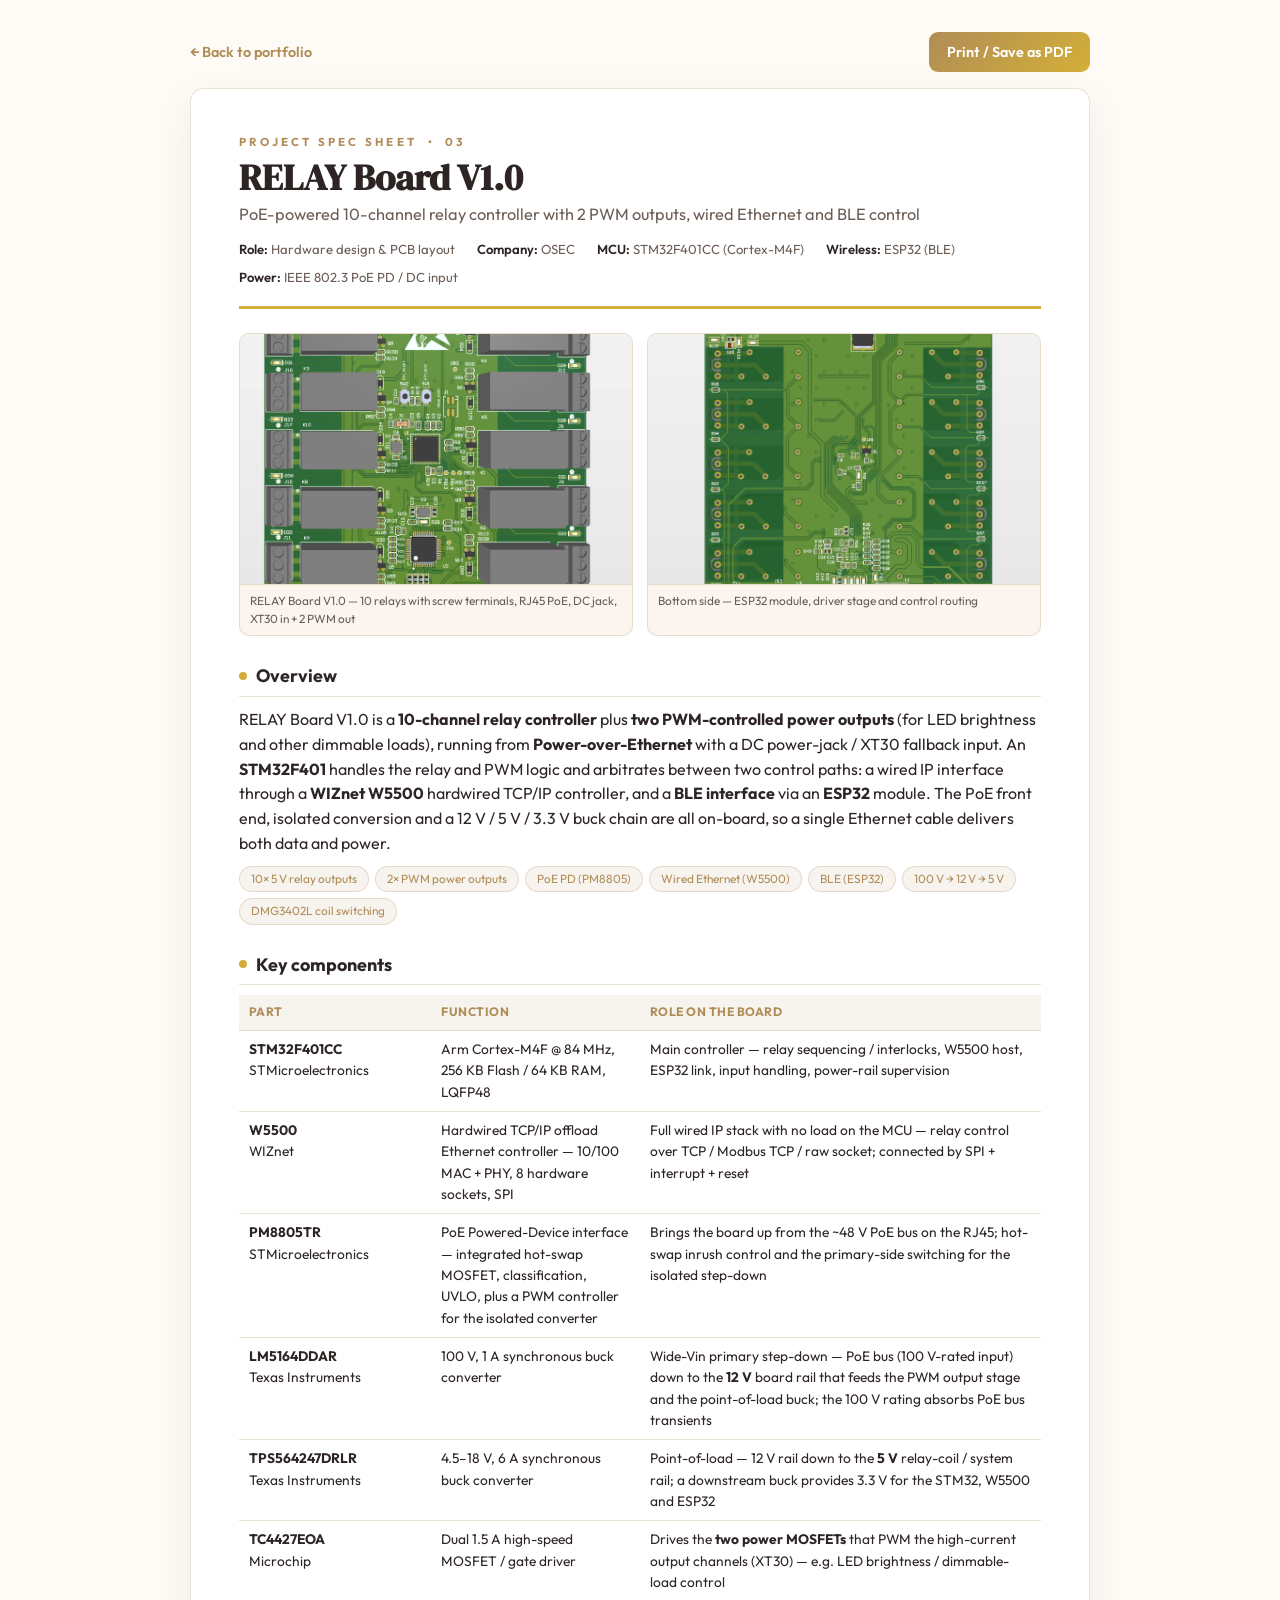
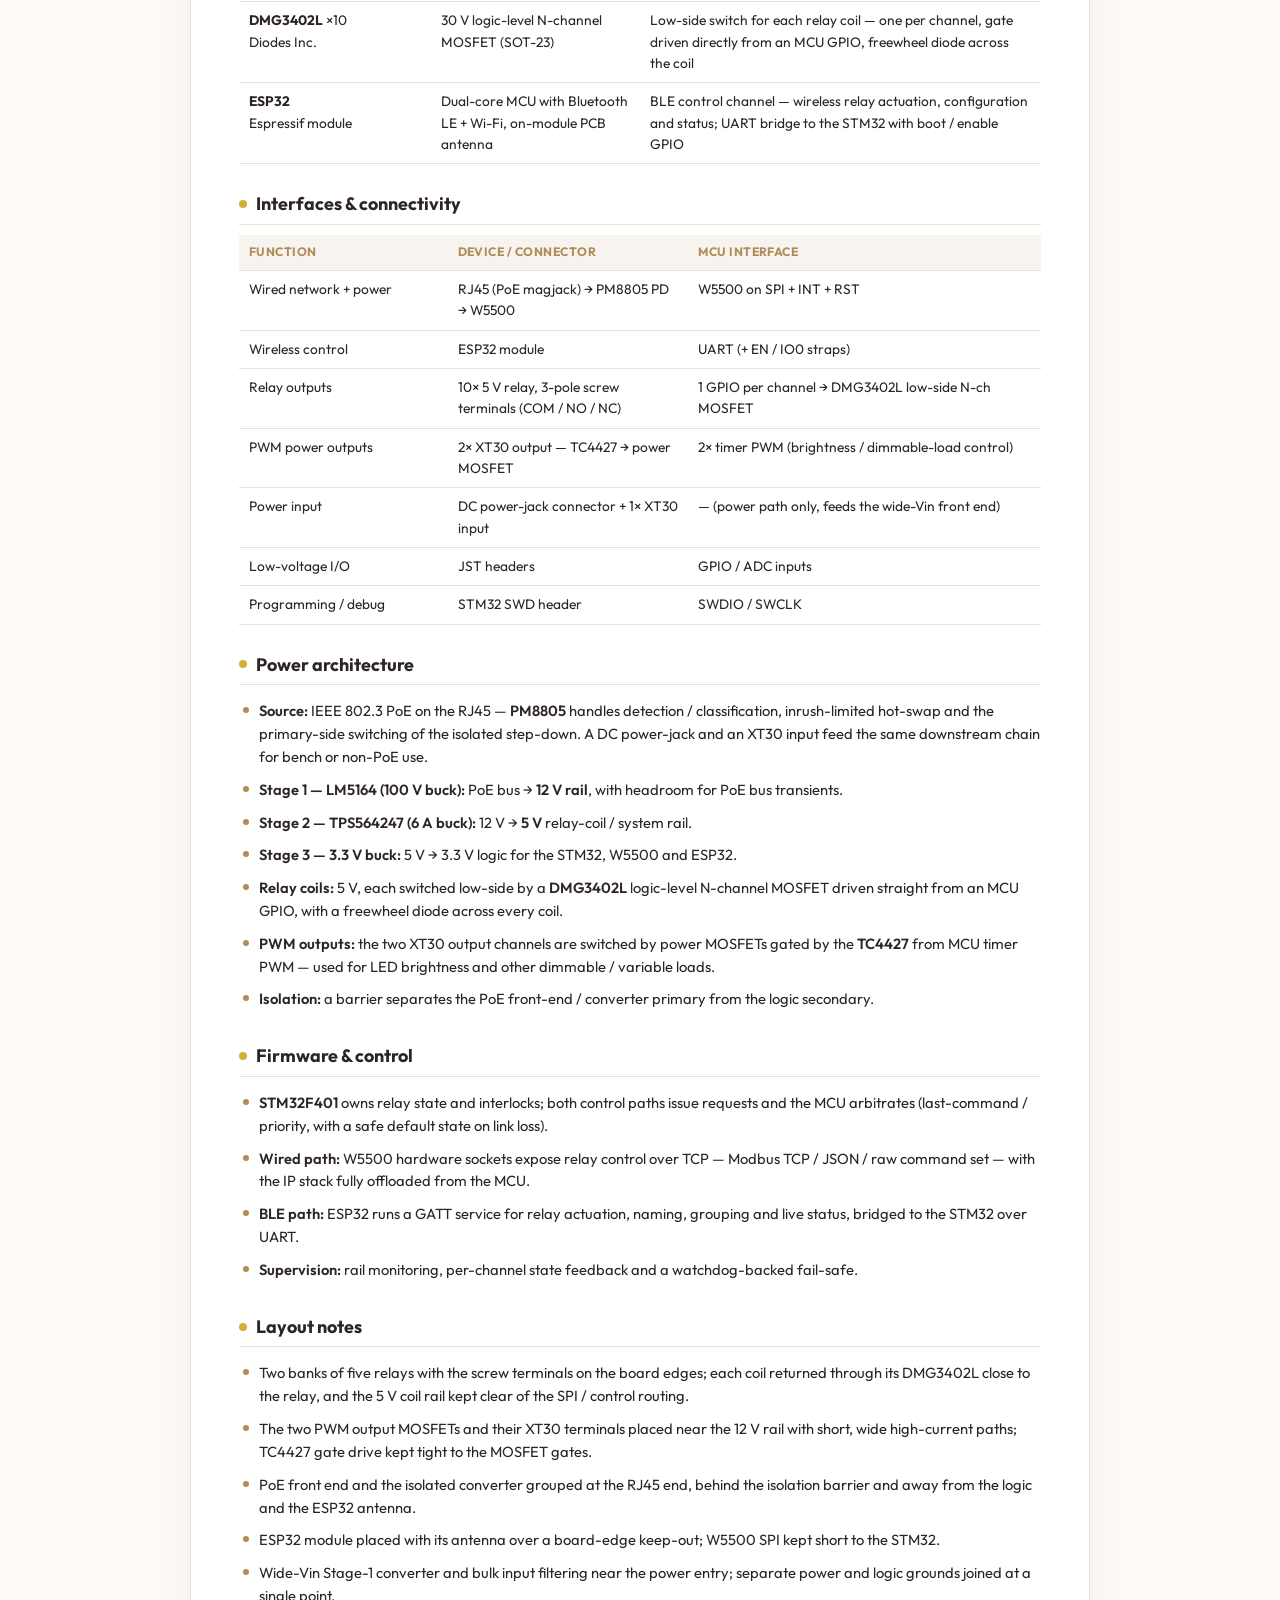
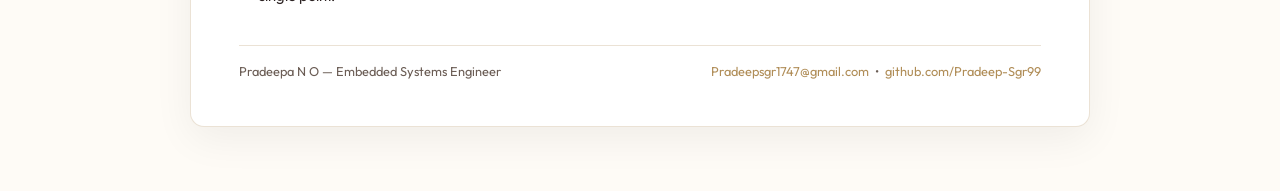
<file: projects/relay-board-v1.html>
<!DOCTYPE html>
<html lang="en">

<head>
    <meta charset="UTF-8" />
    <meta name="viewport" content="width=device-width, initial-scale=1.0" />
    <title>RELAY Board V1.0 &mdash; Project Spec Sheet | Pradeepa N O</title>
    <link rel="preconnect" href="https://fonts.googleapis.com" />
    <link
        href="https://fonts.googleapis.com/css2?family=Outfit:wght@300;400;500;600;700;800&family=DM+Serif+Display:ital@0;1&display=swap"
        rel="stylesheet" />
    <style>
        :root {
            --bg: #FEFBF6;
            --ink: #2D2424;
            --muted: #6b5d55;
            --accent: #B08D57;
            --accent2: #D4AF37;
            --line: rgba(176, 141, 87, 0.25);
            --card: #ffffff;
            --chip: rgba(176, 141, 87, 0.10);
        }

        * { box-sizing: border-box; margin: 0; padding: 0; }

        body {
            font-family: 'Outfit', system-ui, sans-serif;
            background: var(--bg);
            color: var(--ink);
            line-height: 1.55;
            padding: 32px 16px 64px;
        }

        .sheet {
            max-width: 900px;
            margin: 0 auto;
            background: var(--card);
            border: 1px solid var(--line);
            border-radius: 14px;
            box-shadow: 0 12px 40px rgba(0, 0, 0, 0.06);
            padding: 44px 48px;
        }

        .toolbar {
            max-width: 900px;
            margin: 0 auto 16px;
            display: flex;
            justify-content: space-between;
            align-items: center;
            gap: 12px;
            flex-wrap: wrap;
        }

        .toolbar a {
            color: var(--accent);
            text-decoration: none;
            font-weight: 600;
            font-size: 0.9rem;
        }

        .toolbar a:hover { text-decoration: underline; }

        .btn-print {
            background: linear-gradient(135deg, var(--accent), var(--accent2));
            color: #fff;
            border: none;
            border-radius: 9px;
            padding: 9px 18px;
            font: inherit;
            font-weight: 600;
            font-size: 0.9rem;
            cursor: pointer;
        }

        .btn-print:hover { filter: brightness(1.06); }

        header.doc-head {
            border-bottom: 3px solid var(--accent2);
            padding-bottom: 18px;
            margin-bottom: 24px;
        }

        .eyebrow {
            font-size: 0.72rem;
            letter-spacing: 0.28em;
            text-transform: uppercase;
            color: var(--accent);
            font-weight: 700;
        }

        h1 {
            font-family: 'DM Serif Display', serif;
            font-size: 2.3rem;
            line-height: 1.1;
            margin: 6px 0 4px;
        }

        .subtitle { font-size: 1.02rem; color: var(--muted); }

        .meta-row {
            display: flex;
            flex-wrap: wrap;
            gap: 8px 22px;
            margin-top: 12px;
            font-size: 0.82rem;
            color: var(--muted);
        }

        .meta-row b { color: var(--ink); font-weight: 600; }

        .photos {
            display: grid;
            grid-template-columns: 1fr 1fr;
            gap: 14px;
            margin: 22px 0 6px;
        }

        .photos figure {
            border: 1px solid var(--line);
            border-radius: 10px;
            overflow: hidden;
            background: #faf6ef;
        }

        .photos img {
            width: 100%;
            height: 250px;
            object-fit: cover;
            display: block;
        }

        .photos figcaption {
            font-size: 0.74rem;
            color: var(--muted);
            padding: 7px 10px;
            border-top: 1px solid var(--line);
        }

        h2 {
            font-size: 1.12rem;
            margin: 26px 0 10px;
            padding-bottom: 6px;
            border-bottom: 1px solid var(--line);
            display: flex;
            align-items: center;
            gap: 9px;
        }

        h2 .dot {
            width: 8px;
            height: 8px;
            border-radius: 50%;
            background: var(--accent2);
            flex-shrink: 0;
        }

        p.lead { margin: 8px 0; }

        ul.clean { list-style: none; margin: 6px 0; }

        ul.clean li {
            padding: 5px 0 5px 20px;
            position: relative;
            font-size: 0.92rem;
        }

        ul.clean li::before {
            content: "";
            position: absolute;
            left: 4px;
            top: 12px;
            width: 6px;
            height: 6px;
            border-radius: 50%;
            background: var(--accent);
        }

        ul.clean li b { font-weight: 600; }

        table {
            width: 100%;
            border-collapse: collapse;
            font-size: 0.86rem;
            margin: 10px 0;
        }

        th, td {
            text-align: left;
            padding: 8px 10px;
            border-bottom: 1px solid var(--line);
            vertical-align: top;
        }

        th {
            background: var(--chip);
            font-weight: 700;
            font-size: 0.76rem;
            letter-spacing: 0.04em;
            text-transform: uppercase;
            color: var(--accent);
        }

        td code {
            font-family: ui-monospace, "Cascadia Code", Consolas, monospace;
            font-size: 0.82em;
            background: var(--chip);
            padding: 1px 5px;
            border-radius: 4px;
        }

        .chips {
            display: flex;
            flex-wrap: wrap;
            gap: 6px;
            margin: 10px 0 2px;
        }

        .chips span {
            font-size: 0.74rem;
            background: var(--chip);
            border: 1px solid var(--line);
            color: var(--accent);
            border-radius: 20px;
            padding: 3px 11px;
        }

        .callout {
            background: var(--chip);
            border-left: 3px solid var(--accent2);
            border-radius: 6px;
            padding: 12px 14px;
            font-size: 0.86rem;
            margin: 12px 0;
        }

        footer.doc-foot {
            margin-top: 32px;
            padding-top: 16px;
            border-top: 1px solid var(--line);
            font-size: 0.8rem;
            color: var(--muted);
            display: flex;
            justify-content: space-between;
            flex-wrap: wrap;
            gap: 8px;
        }

        footer.doc-foot a { color: var(--accent); text-decoration: none; }

        @media (max-width: 680px) {
            .sheet { padding: 30px 22px; }
            h1 { font-size: 1.8rem; }
            .photos { grid-template-columns: 1fr; }
            .photos img { height: 210px; }
        }

        @media print {
            body { background: #fff; padding: 0; font-size: 11px; }
            .toolbar { display: none; }
            .sheet {
                box-shadow: none;
                border: none;
                border-radius: 0;
                max-width: none;
                padding: 0;
            }
            h2 { break-after: avoid; }
            table, ul.clean, .callout, .photos { break-inside: avoid; }
            .photos img { height: 190px; }
            a { color: var(--ink); text-decoration: none; }
        }
    </style>
</head>

<body>

    <div class="toolbar">
        <a href="../index.html">&larr; Back to portfolio</a>
        <button class="btn-print" onclick="window.print()">Print / Save as PDF</button>
    </div>

    <div class="sheet">

        <header class="doc-head">
            <div class="eyebrow">Project Spec Sheet &nbsp;&bull;&nbsp; 03</div>
            <h1>RELAY Board V1.0</h1>
            <div class="subtitle">PoE-powered 10-channel relay controller with 2 PWM outputs, wired Ethernet and BLE control</div>
            <div class="meta-row">
                <span><b>Role:</b> Hardware design &amp; PCB layout</span>
                <span><b>Company:</b> OSEC</span>
                <span><b>MCU:</b> STM32F401CC (Cortex-M4F)</span>
                <span><b>Wireless:</b> ESP32 (BLE)</span>
                <span><b>Power:</b> IEEE&nbsp;802.3 PoE PD / DC input</span>
            </div>
        </header>

        <div class="photos">
            <figure>
                <img src="../Photo/boards/relay-board-3d.png" alt="RELAY Board V1.0, top side"
                    onerror="this.parentElement.style.display='none'">
                <figcaption>RELAY Board V1.0 &mdash; 10 relays with screw terminals, RJ45 PoE, DC jack, XT30 in + 2 PWM out</figcaption>
            </figure>
            <figure>
                <img src="../Photo/boards/relay-board-bottom.png" alt="RELAY Board V1.0, bottom side"
                    onerror="this.parentElement.style.display='none'">
                <figcaption>Bottom side &mdash; ESP32 module, driver stage and control routing</figcaption>
            </figure>
        </div>

        <h2><span class="dot"></span>Overview</h2>
        <p class="lead">RELAY Board V1.0 is a <b>10-channel relay controller</b> plus <b>two PWM-controlled power
            outputs</b> (for LED brightness and other dimmable loads), running from <b>Power-over-Ethernet</b> with a DC
            power-jack / XT30 fallback input. An <b>STM32F401</b> handles the relay and PWM logic and arbitrates between
            two control paths: a wired IP interface through a <b>WIZnet W5500</b> hardwired TCP/IP controller, and a
            <b>BLE interface</b> via an <b>ESP32</b> module. The PoE front end, isolated conversion and a
            12&nbsp;V&nbsp;/&nbsp;5&nbsp;V&nbsp;/&nbsp;3.3&nbsp;V buck chain are all on-board, so a single Ethernet cable
            delivers both data and power.</p>

        <div class="chips">
            <span>10&times; 5&nbsp;V relay outputs</span><span>2&times; PWM power outputs</span><span>PoE PD (PM8805)</span>
            <span>Wired Ethernet (W5500)</span><span>BLE (ESP32)</span><span>100&nbsp;V &rarr; 12&nbsp;V &rarr; 5&nbsp;V</span>
            <span>DMG3402L coil switching</span>
        </div>

        <h2><span class="dot"></span>Key components</h2>
        <table>
            <tr>
                <th style="width:24%">Part</th>
                <th style="width:26%">Function</th>
                <th>Role on the board</th>
            </tr>
            <tr>
                <td><b>STM32F401CC</b><br>STMicroelectronics</td>
                <td>Arm Cortex-M4F @ 84&nbsp;MHz, 256&nbsp;KB Flash / 64&nbsp;KB RAM, LQFP48</td>
                <td>Main controller &mdash; relay sequencing / interlocks, W5500 host, ESP32 link, input handling,
                    power-rail supervision</td>
            </tr>
            <tr>
                <td><b>W5500</b><br>WIZnet</td>
                <td>Hardwired TCP/IP offload Ethernet controller &mdash; 10/100 MAC + PHY, 8 hardware sockets, SPI</td>
                <td>Full wired IP stack with no load on the MCU &mdash; relay control over TCP / Modbus TCP / raw
                    socket; connected by SPI + interrupt + reset</td>
            </tr>
            <tr>
                <td><b>PM8805TR</b><br>STMicroelectronics</td>
                <td>PoE Powered-Device interface &mdash; integrated hot-swap MOSFET, classification, UVLO, plus a PWM
                    controller for the isolated converter</td>
                <td>Brings the board up from the ~48&nbsp;V PoE bus on the RJ45; hot-swap inrush control and the
                    primary-side switching for the isolated step-down</td>
            </tr>
            <tr>
                <td><b>LM5164DDAR</b><br>Texas Instruments</td>
                <td>100&nbsp;V, 1&nbsp;A synchronous buck converter</td>
                <td>Wide-Vin primary step-down &mdash; PoE bus (100&nbsp;V-rated input) down to the <b>12&nbsp;V</b>
                    board rail that feeds the PWM output stage and the point-of-load buck; the 100&nbsp;V rating absorbs
                    PoE bus transients</td>
            </tr>
            <tr>
                <td><b>TPS564247DRLR</b><br>Texas Instruments</td>
                <td>4.5&ndash;18&nbsp;V, 6&nbsp;A synchronous buck converter</td>
                <td>Point-of-load &mdash; 12&nbsp;V rail down to the <b>5&nbsp;V</b> relay-coil / system rail; a
                    downstream buck provides 3.3&nbsp;V for the STM32, W5500 and ESP32</td>
            </tr>
            <tr>
                <td><b>TC4427EOA</b><br>Microchip</td>
                <td>Dual 1.5&nbsp;A high-speed MOSFET / gate driver</td>
                <td>Drives the <b>two power MOSFETs</b> that PWM the high-current output channels (XT30) &mdash;
                    e.g. LED brightness / dimmable-load control</td>
            </tr>
            <tr>
                <td><b>DMG3402L</b> &times;10<br>Diodes Inc.</td>
                <td>30&nbsp;V logic-level N-channel MOSFET (SOT-23)</td>
                <td>Low-side switch for each relay coil &mdash; one per channel, gate driven directly from an MCU GPIO,
                    freewheel diode across the coil</td>
            </tr>
            <tr>
                <td><b>ESP32</b><br>Espressif module</td>
                <td>Dual-core MCU with Bluetooth LE + Wi-Fi, on-module PCB antenna</td>
                <td>BLE control channel &mdash; wireless relay actuation, configuration and status; UART bridge to the
                    STM32 with boot / enable GPIO</td>
            </tr>
        </table>

        <h2><span class="dot"></span>Interfaces &amp; connectivity</h2>
        <table>
            <tr>
                <th style="width:26%">Function</th>
                <th style="width:30%">Device / connector</th>
                <th>MCU interface</th>
            </tr>
            <tr>
                <td>Wired network + power</td>
                <td>RJ45 (PoE magjack) &rarr; PM8805 PD &rarr; W5500</td>
                <td>W5500 on SPI + INT + RST</td>
            </tr>
            <tr>
                <td>Wireless control</td>
                <td>ESP32 module</td>
                <td>UART (+ EN / IO0 straps)</td>
            </tr>
            <tr>
                <td>Relay outputs</td>
                <td>10&times; 5&nbsp;V relay, 3-pole screw terminals (COM / NO / NC)</td>
                <td>1 GPIO per channel &rarr; DMG3402L low-side N-ch MOSFET</td>
            </tr>
            <tr>
                <td>PWM power outputs</td>
                <td>2&times; XT30 output &mdash; TC4427 &rarr; power MOSFET</td>
                <td>2&times; timer PWM (brightness / dimmable-load control)</td>
            </tr>
            <tr>
                <td>Power input</td>
                <td>DC power-jack connector + 1&times; XT30 input</td>
                <td>&mdash; (power path only, feeds the wide-Vin front end)</td>
            </tr>
            <tr>
                <td>Low-voltage I/O</td>
                <td>JST headers</td>
                <td>GPIO / ADC inputs</td>
            </tr>
            <tr>
                <td>Programming / debug</td>
                <td>STM32 SWD header</td>
                <td>SWDIO / SWCLK</td>
            </tr>
        </table>

        <h2><span class="dot"></span>Power architecture</h2>
        <ul class="clean">
            <li><b>Source:</b> IEEE&nbsp;802.3 PoE on the RJ45 &mdash; <b>PM8805</b> handles detection / classification,
                inrush-limited hot-swap and the primary-side switching of the isolated step-down. A DC power-jack and an
                XT30 input feed the same downstream chain for bench or non-PoE use.</li>
            <li><b>Stage 1 &mdash; LM5164 (100&nbsp;V buck):</b> PoE bus &rarr; <b>12&nbsp;V rail</b>, with headroom for
                PoE bus transients.</li>
            <li><b>Stage 2 &mdash; TPS564247 (6&nbsp;A buck):</b> 12&nbsp;V &rarr; <b>5&nbsp;V</b> relay-coil / system
                rail.</li>
            <li><b>Stage 3 &mdash; 3.3&nbsp;V buck:</b> 5&nbsp;V &rarr; 3.3&nbsp;V logic for the STM32, W5500 and ESP32.</li>
            <li><b>Relay coils:</b> 5&nbsp;V, each switched low-side by a <b>DMG3402L</b> logic-level N-channel MOSFET
                driven straight from an MCU GPIO, with a freewheel diode across every coil.</li>
            <li><b>PWM outputs:</b> the two XT30 output channels are switched by power MOSFETs gated by the
                <b>TC4427</b> from MCU timer PWM &mdash; used for LED brightness and other dimmable / variable loads.</li>
            <li><b>Isolation:</b> a barrier separates the PoE front-end / converter primary from the logic secondary.</li>
        </ul>

        <h2><span class="dot"></span>Firmware &amp; control</h2>
        <ul class="clean">
            <li><b>STM32F401</b> owns relay state and interlocks; both control paths issue requests and the MCU
                arbitrates (last-command / priority, with a safe default state on link loss).</li>
            <li><b>Wired path:</b> W5500 hardware sockets expose relay control over TCP &mdash; Modbus TCP / JSON / raw
                command set &mdash; with the IP stack fully offloaded from the MCU.</li>
            <li><b>BLE path:</b> ESP32 runs a GATT service for relay actuation, naming, grouping and live status,
                bridged to the STM32 over UART.</li>
            <li><b>Supervision:</b> rail monitoring, per-channel state feedback and a watchdog-backed fail-safe.</li>
        </ul>

        <h2><span class="dot"></span>Layout notes</h2>
        <ul class="clean">
            <li>Two banks of five relays with the screw terminals on the board edges; each coil returned through its
                DMG3402L close to the relay, and the 5&nbsp;V coil rail kept clear of the SPI / control routing.</li>
            <li>The two PWM output MOSFETs and their XT30 terminals placed near the 12&nbsp;V rail with short, wide
                high-current paths; TC4427 gate drive kept tight to the MOSFET gates.</li>
            <li>PoE front end and the isolated converter grouped at the RJ45 end, behind the isolation barrier and away
                from the logic and the ESP32 antenna.</li>
            <li>ESP32 module placed with its antenna over a board-edge keep-out; W5500 SPI kept short to the STM32.</li>
            <li>Wide-Vin Stage-1 converter and bulk input filtering near the power entry; separate power and logic
                grounds joined at a single point.</li>
        </ul>

        <footer class="doc-foot">
            <span>Pradeepa N O &mdash; Embedded Systems Engineer</span>
            <span><a href="mailto:Pradeepsgr1747@gmail.com">Pradeepsgr1747@gmail.com</a> &nbsp;&bull;&nbsp;
                <a href="https://github.com/Pradeep-Sgr99">github.com/Pradeep-Sgr99</a></span>
        </footer>

    </div>

</body>

</html>
</file>
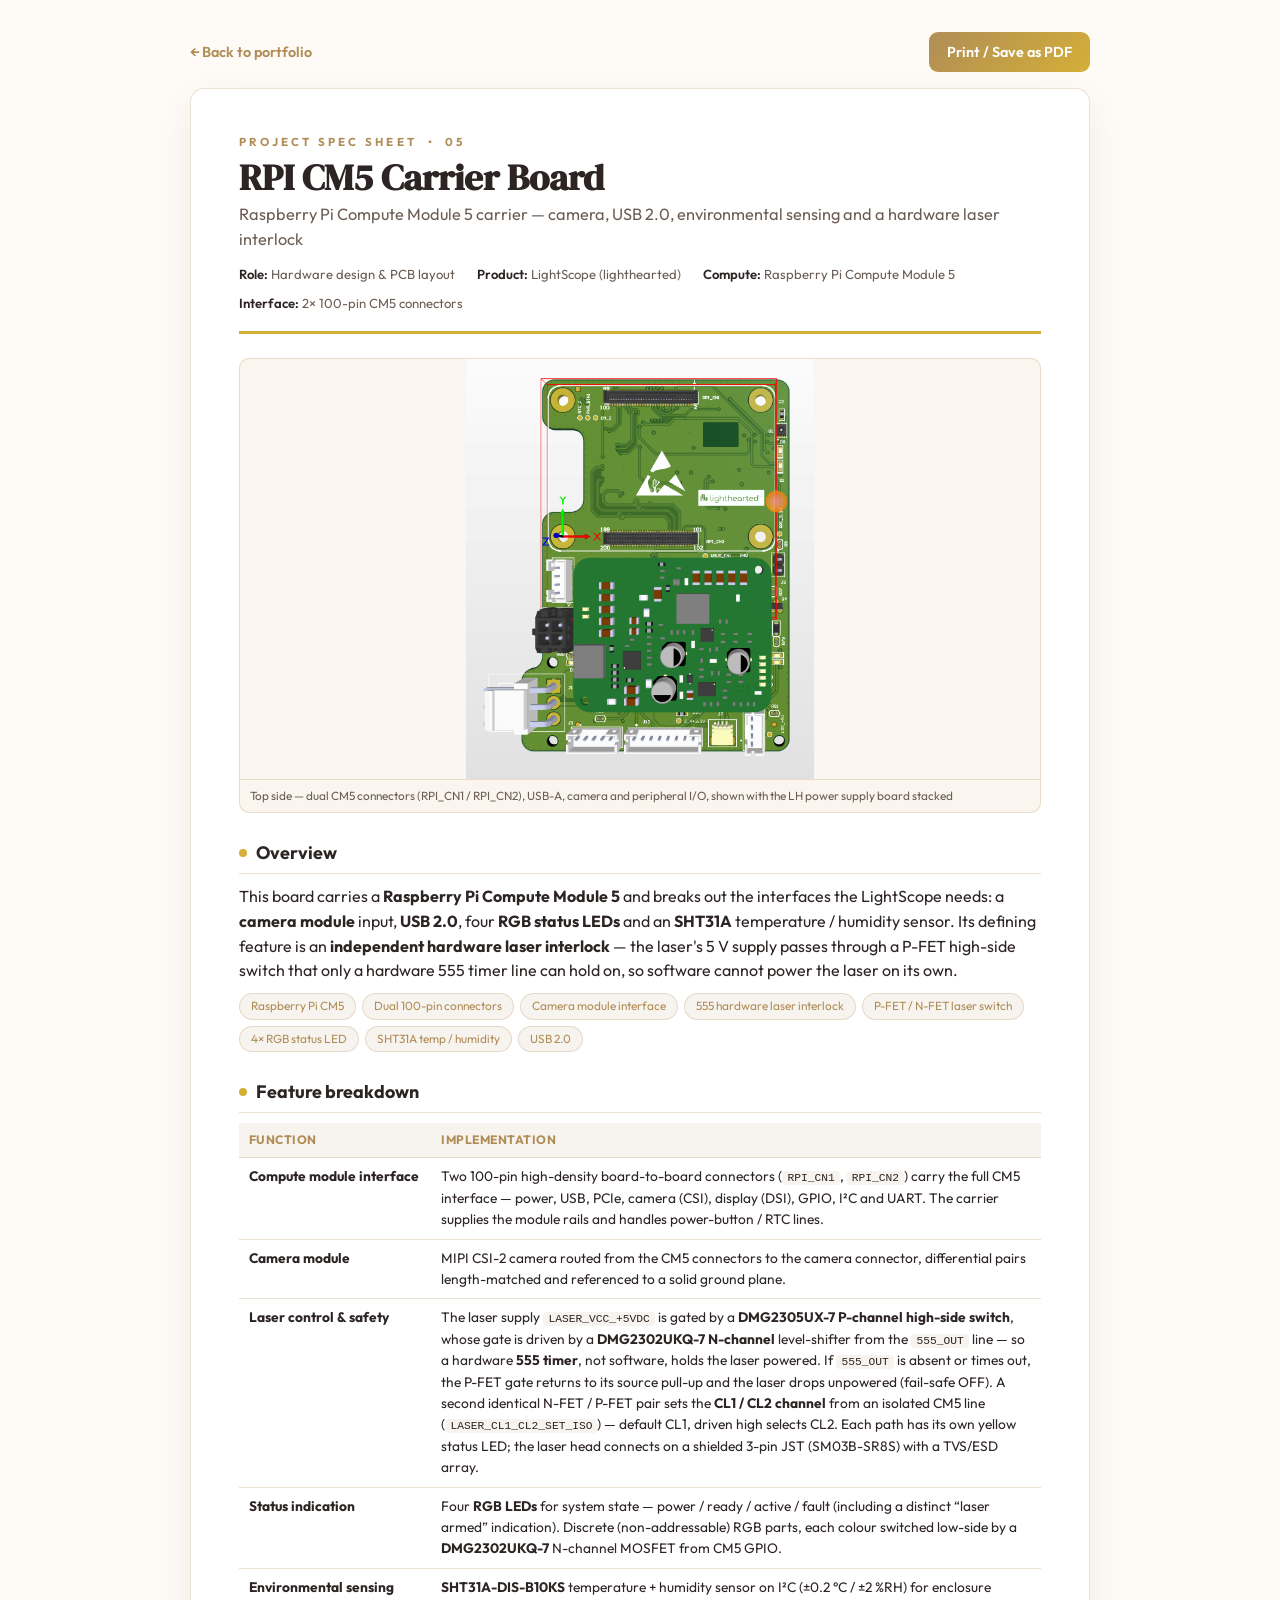
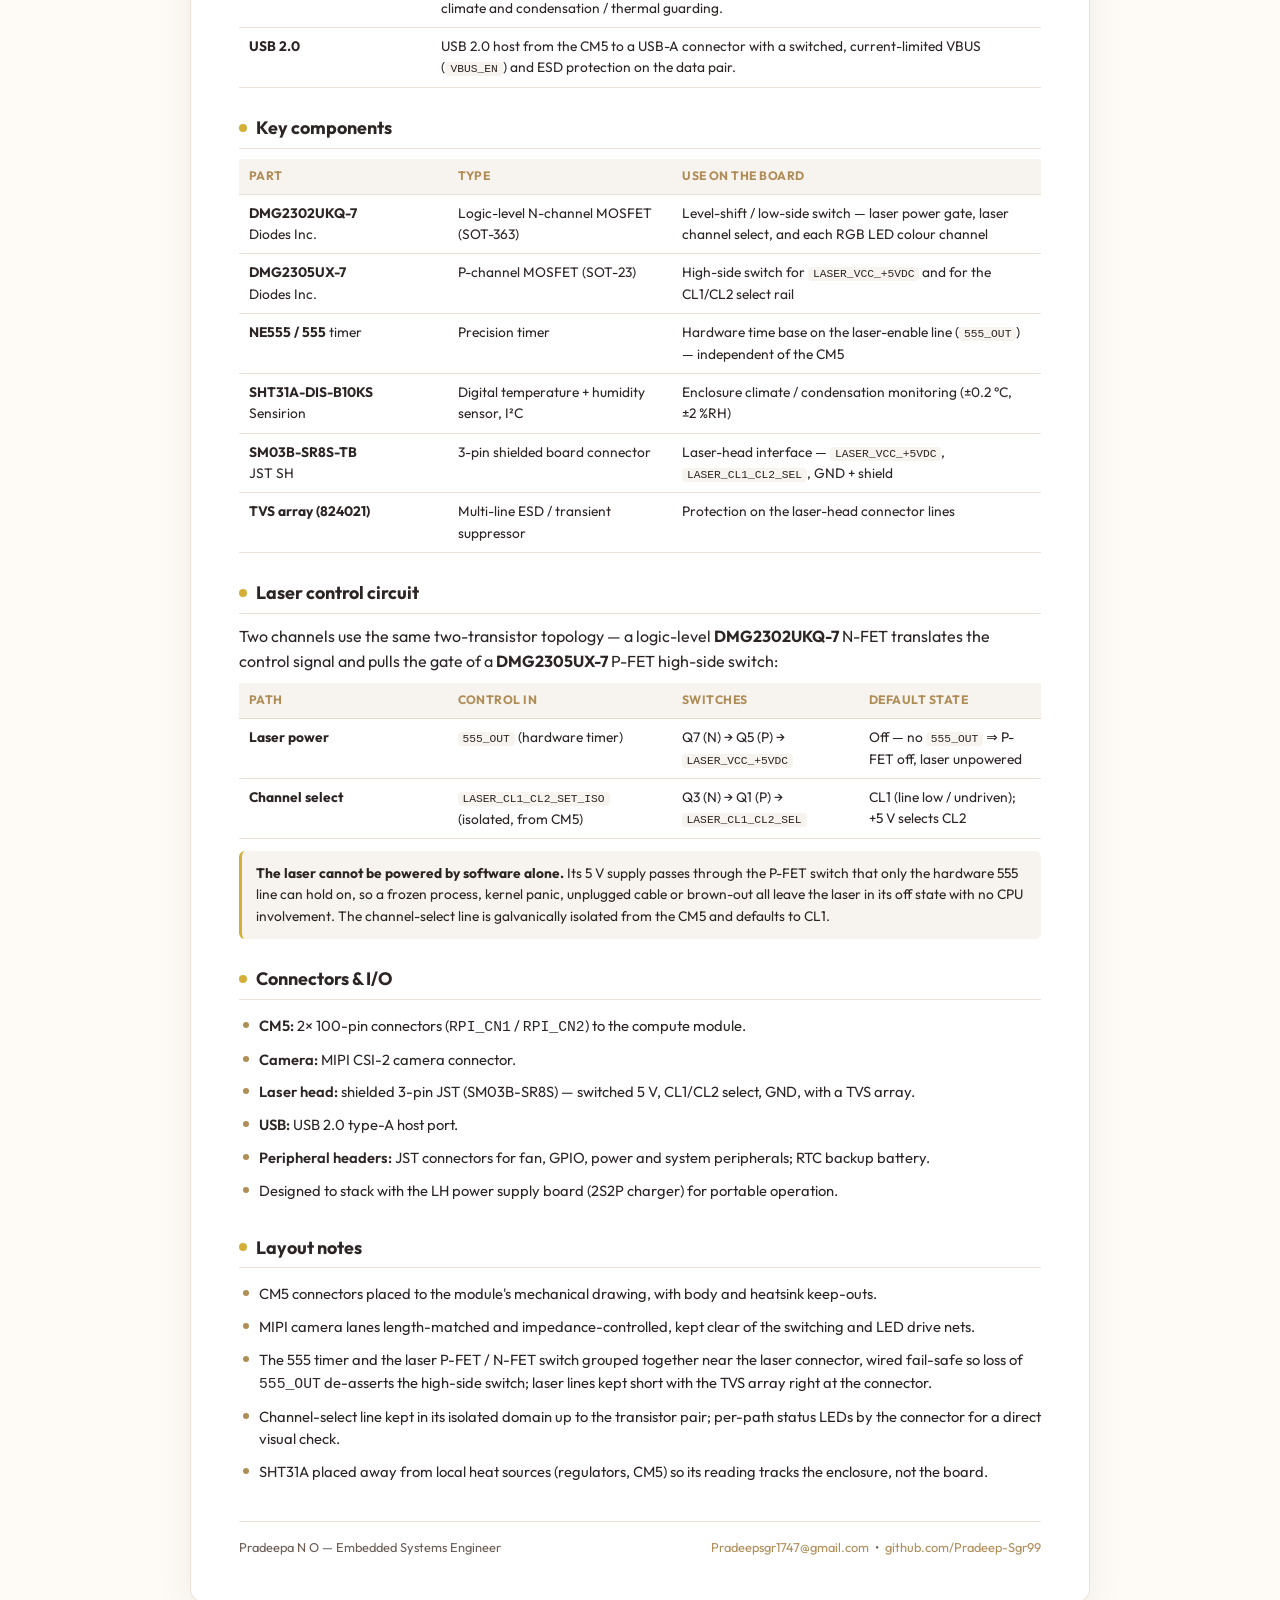
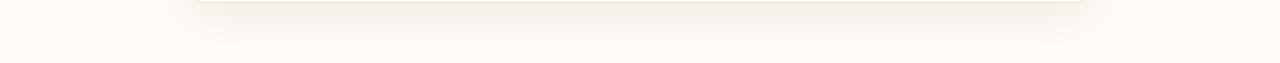
<file: projects/rpi-cm5-carrier.html>
<!DOCTYPE html>
<html lang="en">

<head>
    <meta charset="UTF-8" />
    <meta name="viewport" content="width=device-width, initial-scale=1.0" />
    <title>RPI CM5 Carrier Board &mdash; Project Spec Sheet | Pradeepa N O</title>
    <link rel="preconnect" href="https://fonts.googleapis.com" />
    <link
        href="https://fonts.googleapis.com/css2?family=Outfit:wght@300;400;500;600;700;800&family=DM+Serif+Display:ital@0;1&display=swap"
        rel="stylesheet" />
    <style>
        :root {
            --bg: #FEFBF6;
            --ink: #2D2424;
            --muted: #6b5d55;
            --accent: #B08D57;
            --accent2: #D4AF37;
            --line: rgba(176, 141, 87, 0.25);
            --card: #ffffff;
            --chip: rgba(176, 141, 87, 0.10);
        }

        * { box-sizing: border-box; margin: 0; padding: 0; }

        body {
            font-family: 'Outfit', system-ui, sans-serif;
            background: var(--bg);
            color: var(--ink);
            line-height: 1.55;
            padding: 32px 16px 64px;
        }

        .sheet {
            max-width: 900px;
            margin: 0 auto;
            background: var(--card);
            border: 1px solid var(--line);
            border-radius: 14px;
            box-shadow: 0 12px 40px rgba(0, 0, 0, 0.06);
            padding: 44px 48px;
        }

        .toolbar {
            max-width: 900px;
            margin: 0 auto 16px;
            display: flex;
            justify-content: space-between;
            align-items: center;
            gap: 12px;
            flex-wrap: wrap;
        }

        .toolbar a {
            color: var(--accent);
            text-decoration: none;
            font-weight: 600;
            font-size: 0.9rem;
        }

        .toolbar a:hover { text-decoration: underline; }

        .btn-print {
            background: linear-gradient(135deg, var(--accent), var(--accent2));
            color: #fff;
            border: none;
            border-radius: 9px;
            padding: 9px 18px;
            font: inherit;
            font-weight: 600;
            font-size: 0.9rem;
            cursor: pointer;
        }

        .btn-print:hover { filter: brightness(1.06); }

        header.doc-head {
            border-bottom: 3px solid var(--accent2);
            padding-bottom: 18px;
            margin-bottom: 24px;
        }

        .eyebrow {
            font-size: 0.72rem;
            letter-spacing: 0.28em;
            text-transform: uppercase;
            color: var(--accent);
            font-weight: 700;
        }

        h1 {
            font-family: 'DM Serif Display', serif;
            font-size: 2.3rem;
            line-height: 1.1;
            margin: 6px 0 4px;
        }

        .subtitle { font-size: 1.02rem; color: var(--muted); }

        .meta-row {
            display: flex;
            flex-wrap: wrap;
            gap: 8px 22px;
            margin-top: 12px;
            font-size: 0.82rem;
            color: var(--muted);
        }

        .meta-row b { color: var(--ink); font-weight: 600; }

        .photos {
            display: grid;
            grid-template-columns: 1fr;
            gap: 14px;
            margin: 22px 0 6px;
        }

        .photos figure {
            border: 1px solid var(--line);
            border-radius: 10px;
            overflow: hidden;
            background: #faf6ef;
        }

        .photos img {
            width: 100%;
            max-height: 420px;
            object-fit: contain;
            display: block;
        }

        .photos figcaption {
            font-size: 0.74rem;
            color: var(--muted);
            padding: 7px 10px;
            border-top: 1px solid var(--line);
        }

        h2 {
            font-size: 1.12rem;
            margin: 26px 0 10px;
            padding-bottom: 6px;
            border-bottom: 1px solid var(--line);
            display: flex;
            align-items: center;
            gap: 9px;
        }

        h2 .dot {
            width: 8px;
            height: 8px;
            border-radius: 50%;
            background: var(--accent2);
            flex-shrink: 0;
        }

        p.lead { margin: 8px 0; }

        ul.clean { list-style: none; margin: 6px 0; }

        ul.clean li {
            padding: 5px 0 5px 20px;
            position: relative;
            font-size: 0.92rem;
        }

        ul.clean li::before {
            content: "";
            position: absolute;
            left: 4px;
            top: 12px;
            width: 6px;
            height: 6px;
            border-radius: 50%;
            background: var(--accent);
        }

        ul.clean li b { font-weight: 600; }

        table {
            width: 100%;
            border-collapse: collapse;
            font-size: 0.86rem;
            margin: 10px 0;
        }

        th, td {
            text-align: left;
            padding: 8px 10px;
            border-bottom: 1px solid var(--line);
            vertical-align: top;
        }

        th {
            background: var(--chip);
            font-weight: 700;
            font-size: 0.76rem;
            letter-spacing: 0.04em;
            text-transform: uppercase;
            color: var(--accent);
        }

        td code {
            font-family: ui-monospace, "Cascadia Code", Consolas, monospace;
            font-size: 0.82em;
            background: var(--chip);
            padding: 1px 5px;
            border-radius: 4px;
        }

        .chips {
            display: flex;
            flex-wrap: wrap;
            gap: 6px;
            margin: 10px 0 2px;
        }

        .chips span {
            font-size: 0.74rem;
            background: var(--chip);
            border: 1px solid var(--line);
            color: var(--accent);
            border-radius: 20px;
            padding: 3px 11px;
        }

        .callout {
            background: var(--chip);
            border-left: 3px solid var(--accent2);
            border-radius: 6px;
            padding: 12px 14px;
            font-size: 0.86rem;
            margin: 12px 0;
        }

        footer.doc-foot {
            margin-top: 32px;
            padding-top: 16px;
            border-top: 1px solid var(--line);
            font-size: 0.8rem;
            color: var(--muted);
            display: flex;
            justify-content: space-between;
            flex-wrap: wrap;
            gap: 8px;
        }

        footer.doc-foot a { color: var(--accent); text-decoration: none; }

        @media (max-width: 680px) {
            .sheet { padding: 30px 22px; }
            h1 { font-size: 1.8rem; }
        }

        @media print {
            body { background: #fff; padding: 0; font-size: 11px; }
            .toolbar { display: none; }
            .sheet {
                box-shadow: none;
                border: none;
                border-radius: 0;
                max-width: none;
                padding: 0;
            }
            h2 { break-after: avoid; }
            table, ul.clean, .callout, .photos { break-inside: avoid; }
            .photos img { max-height: 320px; }
            a { color: var(--ink); text-decoration: none; }
        }
    </style>
</head>

<body>

    <div class="toolbar">
        <a href="../index.html">&larr; Back to portfolio</a>
        <button class="btn-print" onclick="window.print()">Print / Save as PDF</button>
    </div>

    <div class="sheet">

        <header class="doc-head">
            <div class="eyebrow">Project Spec Sheet &nbsp;&bull;&nbsp; 05</div>
            <h1>RPI CM5 Carrier Board</h1>
            <div class="subtitle">Raspberry Pi Compute Module 5 carrier &mdash; camera, USB 2.0, environmental sensing
                and a hardware laser interlock</div>
            <div class="meta-row">
                <span><b>Role:</b> Hardware design &amp; PCB layout</span>
                <span><b>Product:</b> LightScope (lighthearted)</span>
                <span><b>Compute:</b> Raspberry Pi Compute Module 5</span>
                <span><b>Interface:</b> 2&times; 100-pin CM5 connectors</span>
            </div>
        </header>

        <div class="photos">
            <figure>
                <img src="../Photo/boards/rpi-cm5-carrier-top.png" alt="RPI CM5 Carrier Board, top side"
                    onerror="this.parentElement.style.display='none'">
                <figcaption>Top side &mdash; dual CM5 connectors (RPI_CN1 / RPI_CN2), USB-A, camera and peripheral I/O,
                    shown with the LH power supply board stacked</figcaption>
            </figure>
        </div>

        <h2><span class="dot"></span>Overview</h2>
        <p class="lead">This board carries a <b>Raspberry Pi Compute Module 5</b> and breaks out the interfaces the
            LightScope needs: a <b>camera module</b> input, <b>USB 2.0</b>, four <b>RGB status LEDs</b> and an
            <b>SHT31A</b> temperature / humidity sensor. Its defining feature is an <b>independent hardware
            laser interlock</b> &mdash; the laser's 5&nbsp;V supply passes through a P-FET high-side switch that only a
            hardware 555 timer line can hold on, so software cannot power the laser on its own.</p>

        <div class="chips">
            <span>Raspberry Pi CM5</span><span>Dual 100-pin connectors</span><span>Camera module interface</span>
            <span>555 hardware laser interlock</span><span>P-FET / N-FET laser switch</span>
            <span>4&times; RGB status LED</span><span>SHT31A temp / humidity</span><span>USB 2.0</span>
        </div>

        <h2><span class="dot"></span>Feature breakdown</h2>
        <table>
            <tr>
                <th style="width:24%">Function</th>
                <th>Implementation</th>
            </tr>
            <tr>
                <td><b>Compute module interface</b></td>
                <td>Two 100-pin high-density board-to-board connectors (<code>RPI_CN1</code>, <code>RPI_CN2</code>) carry
                    the full CM5 interface &mdash; power, USB, PCIe, camera (CSI), display (DSI), GPIO, I&sup2;C and
                    UART. The carrier supplies the module rails and handles power-button / RTC lines.</td>
            </tr>
            <tr>
                <td><b>Camera module</b></td>
                <td>MIPI CSI-2 camera routed from the CM5 connectors to the camera connector, differential pairs
                    length-matched and referenced to a solid ground plane.</td>
            </tr>
            <tr>
                <td><b>Laser control &amp; safety</b></td>
                <td>The laser supply <code>LASER_VCC_+5VDC</code> is gated by a <b>DMG2305UX-7 P-channel high-side
                    switch</b>, whose gate is driven by a <b>DMG2302UKQ-7 N-channel</b> level-shifter from the
                    <code>555_OUT</code> line &mdash; so a hardware <b>555 timer</b>, not software, holds the laser
                    powered. If <code>555_OUT</code> is absent or times out, the P-FET gate returns to its source
                    pull-up and the laser drops unpowered (fail-safe OFF). A second identical N-FET / P-FET pair sets
                    the <b>CL1 / CL2 channel</b> from an isolated CM5 line (<code>LASER_CL1_CL2_SET_ISO</code>) &mdash;
                    default CL1, driven high selects CL2. Each path has its own yellow status LED; the laser head
                    connects on a shielded 3-pin JST (SM03B-SR8S) with a TVS/ESD array.</td>
            </tr>
            <tr>
                <td><b>Status indication</b></td>
                <td>Four <b>RGB LEDs</b> for system state &mdash; power / ready / active / fault (including a distinct
                    &ldquo;laser armed&rdquo; indication). Discrete (non-addressable) RGB parts, each colour switched
                    low-side by a <b>DMG2302UKQ-7</b> N-channel MOSFET from CM5 GPIO.</td>
            </tr>
            <tr>
                <td><b>Environmental sensing</b></td>
                <td><b>SHT31A-DIS-B10KS</b> temperature + humidity sensor on I&sup2;C (&plusmn;0.2&nbsp;&deg;C /
                    &plusmn;2&nbsp;%RH) for enclosure climate and condensation / thermal guarding.</td>
            </tr>
            <tr>
                <td><b>USB 2.0</b></td>
                <td>USB 2.0 host from the CM5 to a USB-A connector with a switched, current-limited VBUS
                    (<code>VBUS_EN</code>) and ESD protection on the data pair.</td>
            </tr>
        </table>

        <h2><span class="dot"></span>Key components</h2>
        <table>
            <tr>
                <th style="width:26%">Part</th>
                <th style="width:28%">Type</th>
                <th>Use on the board</th>
            </tr>
            <tr>
                <td><b>DMG2302UKQ-7</b><br>Diodes Inc.</td>
                <td>Logic-level N-channel MOSFET (SOT-363)</td>
                <td>Level-shift / low-side switch &mdash; laser power gate, laser channel select, and each RGB LED
                    colour channel</td>
            </tr>
            <tr>
                <td><b>DMG2305UX-7</b><br>Diodes Inc.</td>
                <td>P-channel MOSFET (SOT-23)</td>
                <td>High-side switch for <code>LASER_VCC_+5VDC</code> and for the CL1/CL2 select rail</td>
            </tr>
            <tr>
                <td><b>NE555 / 555</b> timer</td>
                <td>Precision timer</td>
                <td>Hardware time base on the laser-enable line (<code>555_OUT</code>) &mdash; independent of the CM5</td>
            </tr>
            <tr>
                <td><b>SHT31A-DIS-B10KS</b><br>Sensirion</td>
                <td>Digital temperature + humidity sensor, I&sup2;C</td>
                <td>Enclosure climate / condensation monitoring (&plusmn;0.2&nbsp;&deg;C, &plusmn;2&nbsp;%RH)</td>
            </tr>
            <tr>
                <td><b>SM03B-SR8S-TB</b><br>JST SH</td>
                <td>3-pin shielded board connector</td>
                <td>Laser-head interface &mdash; <code>LASER_VCC_+5VDC</code>, <code>LASER_CL1_CL2_SEL</code>, GND +
                    shield</td>
            </tr>
            <tr>
                <td><b>TVS array (824021)</b></td>
                <td>Multi-line ESD / transient suppressor</td>
                <td>Protection on the laser-head connector lines</td>
            </tr>
        </table>

        <h2><span class="dot"></span>Laser control circuit</h2>
        <p class="lead">Two channels use the same two-transistor topology &mdash; a logic-level <b>DMG2302UKQ-7</b>
            N-FET translates the control signal and pulls the gate of a <b>DMG2305UX-7</b> P-FET high-side switch:</p>
        <table>
            <tr>
                <th style="width:26%">Path</th>
                <th>Control in</th>
                <th>Switches</th>
                <th>Default state</th>
            </tr>
            <tr>
                <td><b>Laser power</b></td>
                <td><code>555_OUT</code> (hardware timer)</td>
                <td>Q7 (N) &rarr; Q5 (P) &rarr; <code>LASER_VCC_+5VDC</code></td>
                <td>Off &mdash; no <code>555_OUT</code> &rArr; P-FET off, laser unpowered</td>
            </tr>
            <tr>
                <td><b>Channel select</b></td>
                <td><code>LASER_CL1_CL2_SET_ISO</code> (isolated, from CM5)</td>
                <td>Q3 (N) &rarr; Q1 (P) &rarr; <code>LASER_CL1_CL2_SEL</code></td>
                <td>CL1 (line low / undriven); +5&nbsp;V selects CL2</td>
            </tr>
        </table>
        <div class="callout">
            <b>The laser cannot be powered by software alone.</b> Its 5&nbsp;V supply passes through the P-FET switch
            that only the hardware 555 line can hold on, so a frozen process, kernel panic, unplugged cable or
            brown-out all leave the laser in its off state with no CPU involvement. The channel-select line is
            galvanically isolated from the CM5 and defaults to CL1.
        </div>

        <h2><span class="dot"></span>Connectors &amp; I/O</h2>
        <ul class="clean">
            <li><b>CM5:</b> 2&times; 100-pin connectors (<code>RPI_CN1</code> / <code>RPI_CN2</code>) to the compute
                module.</li>
            <li><b>Camera:</b> MIPI CSI-2 camera connector.</li>
            <li><b>Laser head:</b> shielded 3-pin JST (SM03B-SR8S) &mdash; switched 5&nbsp;V, CL1/CL2 select, GND, with
                a TVS array.</li>
            <li><b>USB:</b> USB 2.0 type-A host port.</li>
            <li><b>Peripheral headers:</b> JST connectors for fan, GPIO, power and system peripherals; RTC backup
                battery.</li>
            <li>Designed to stack with the LH power supply board (2S2P charger) for portable operation.</li>
        </ul>

        <h2><span class="dot"></span>Layout notes</h2>
        <ul class="clean">
            <li>CM5 connectors placed to the module's mechanical drawing, with body and heatsink keep-outs.</li>
            <li>MIPI camera lanes length-matched and impedance-controlled, kept clear of the switching and LED drive
                nets.</li>
            <li>The 555 timer and the laser P-FET / N-FET switch grouped together near the laser connector, wired
                fail-safe so loss of <code>555_OUT</code> de-asserts the high-side switch; laser lines kept short with
                the TVS array right at the connector.</li>
            <li>Channel-select line kept in its isolated domain up to the transistor pair; per-path status LEDs by the
                connector for a direct visual check.</li>
            <li>SHT31A placed away from local heat sources (regulators, CM5) so its reading tracks the enclosure, not
                the board.</li>
        </ul>

        <footer class="doc-foot">
            <span>Pradeepa N O &mdash; Embedded Systems Engineer</span>
            <span><a href="mailto:Pradeepsgr1747@gmail.com">Pradeepsgr1747@gmail.com</a> &nbsp;&bull;&nbsp;
                <a href="https://github.com/Pradeep-Sgr99">github.com/Pradeep-Sgr99</a></span>
        </footer>

    </div>

</body>

</html>
</file>
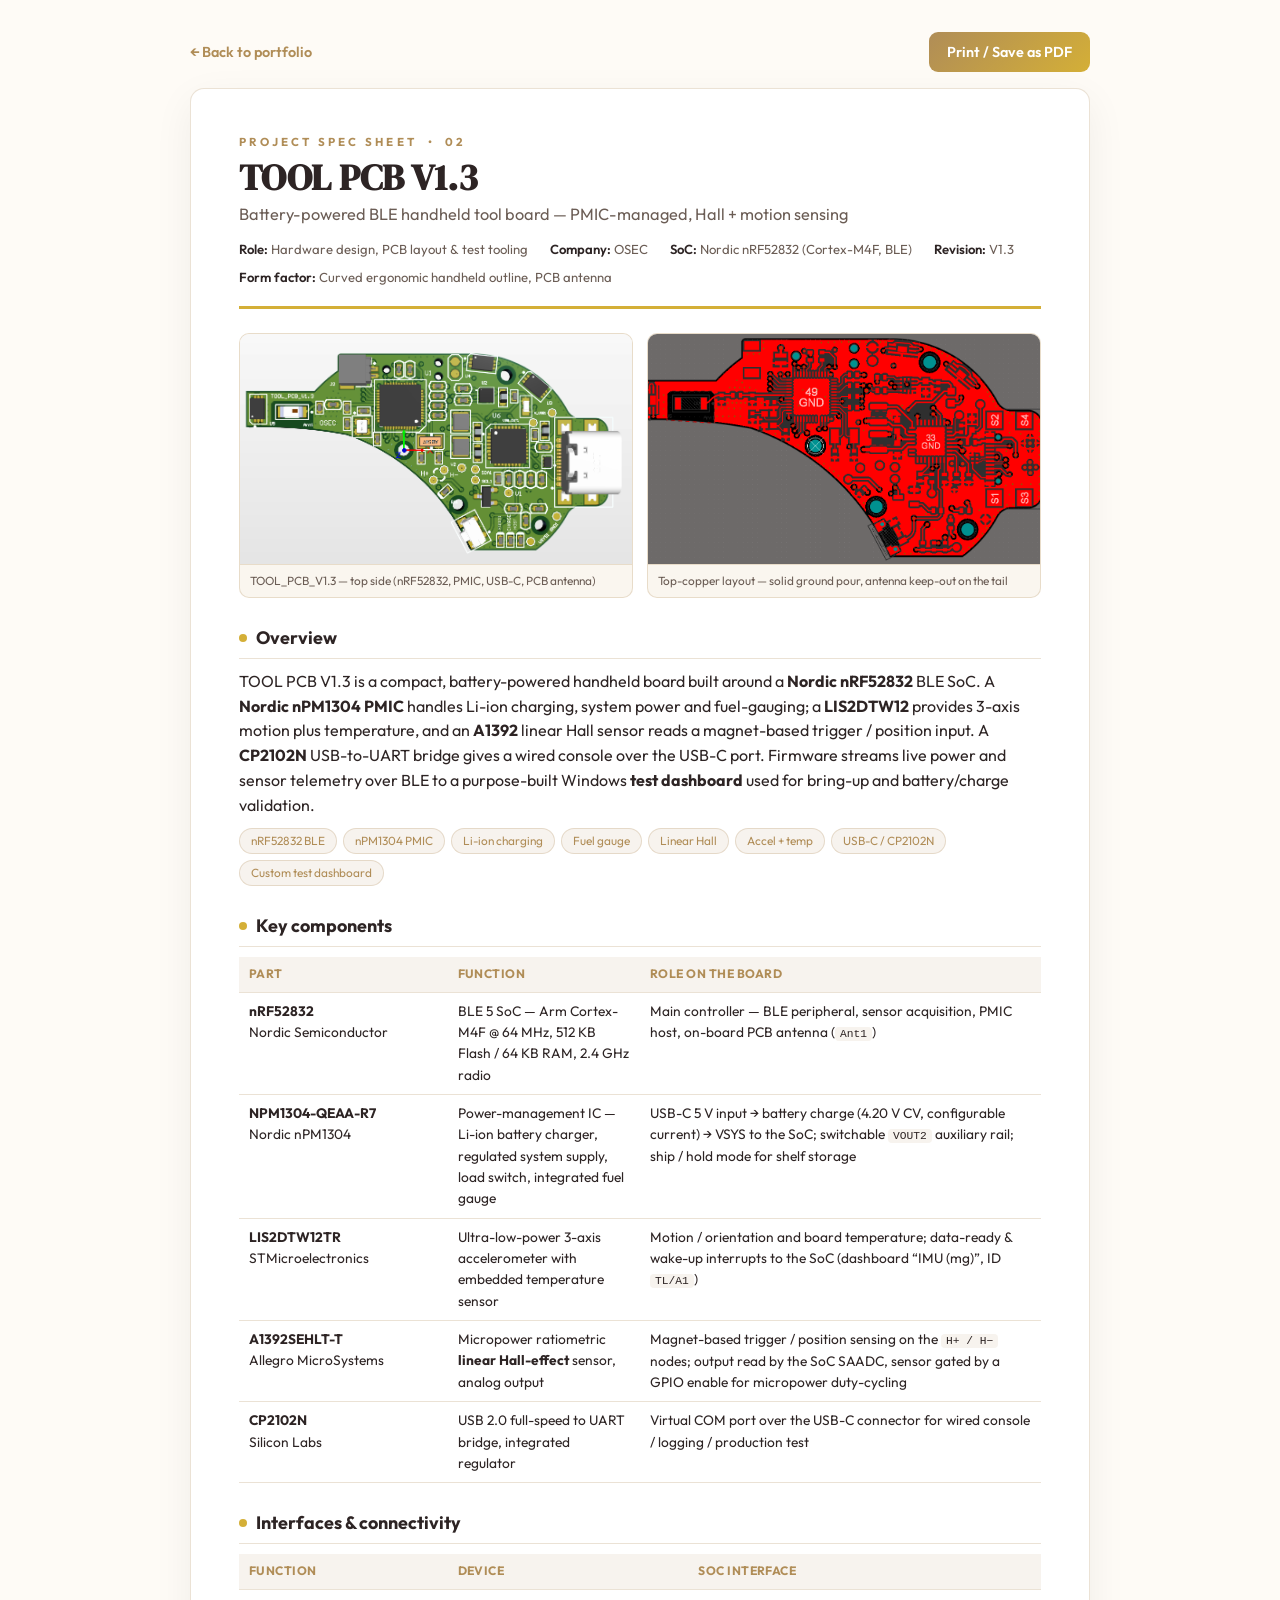
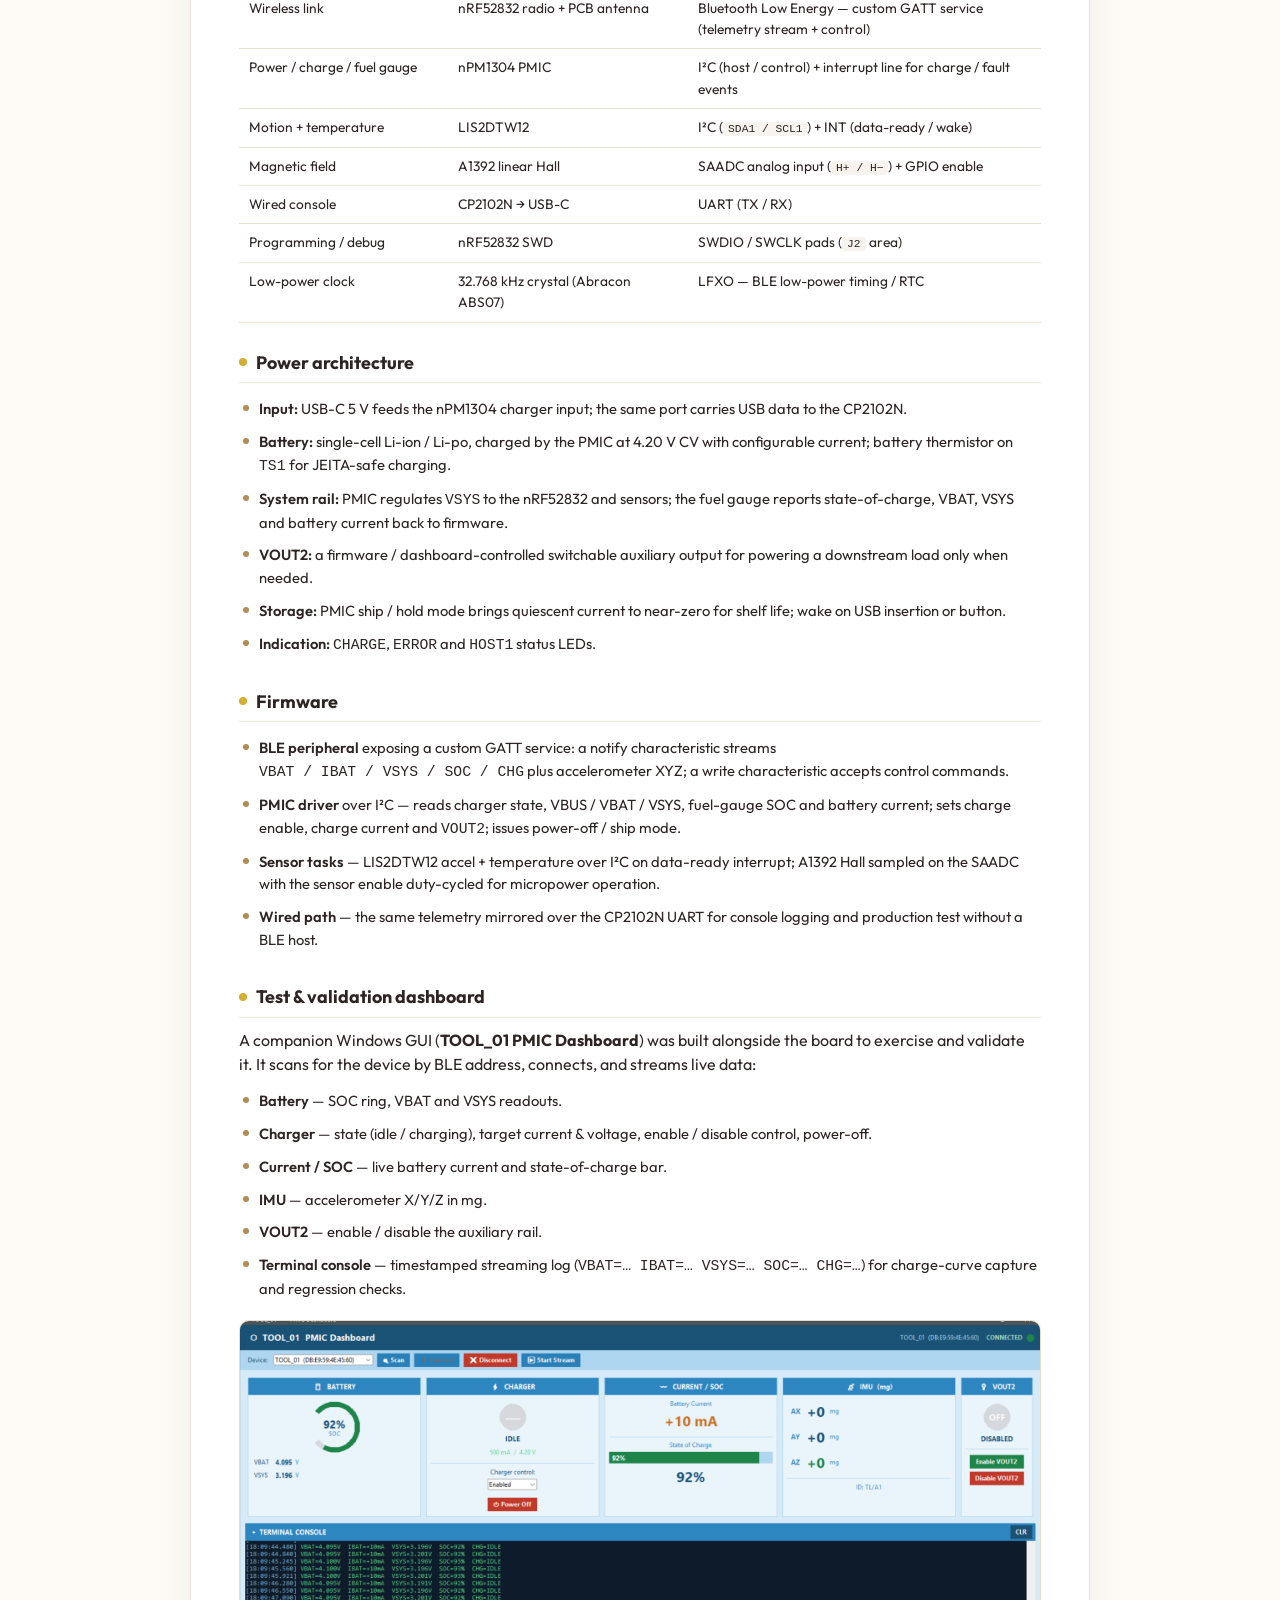
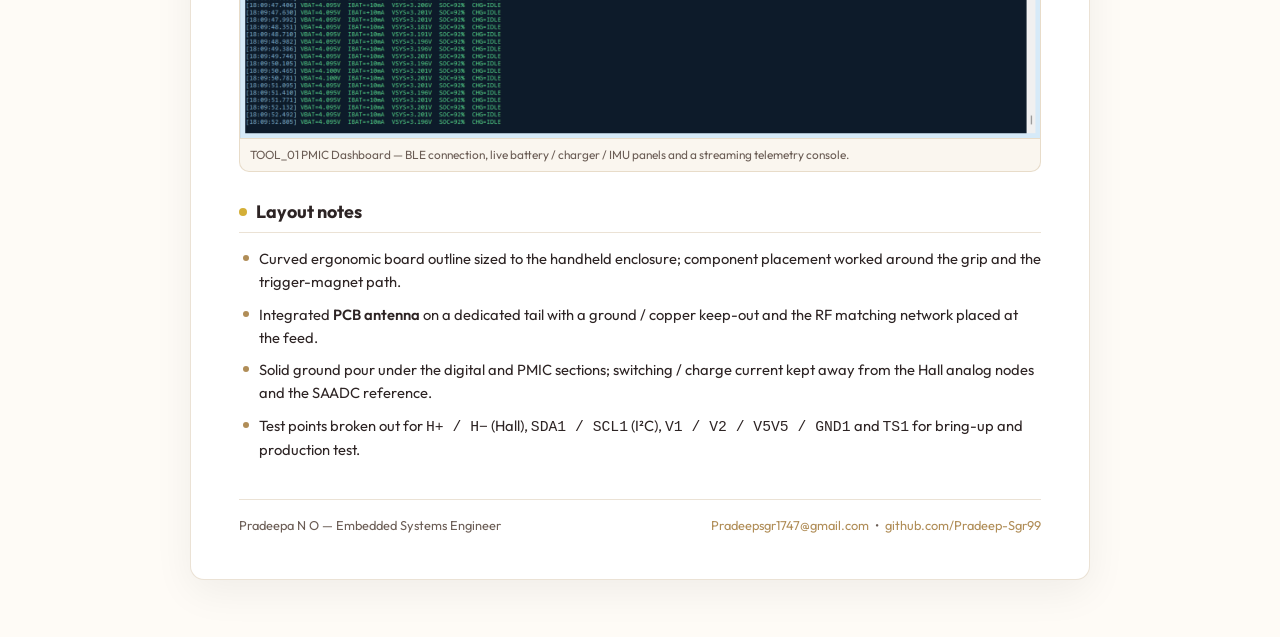
<file: projects/tool-pcb-v13.html>
<!DOCTYPE html>
<html lang="en">

<head>
    <meta charset="UTF-8" />
    <meta name="viewport" content="width=device-width, initial-scale=1.0" />
    <title>TOOL PCB V1.3 &mdash; Project Spec Sheet | Pradeepa N O</title>
    <link rel="preconnect" href="https://fonts.googleapis.com" />
    <link
        href="https://fonts.googleapis.com/css2?family=Outfit:wght@300;400;500;600;700;800&family=DM+Serif+Display:ital@0;1&display=swap"
        rel="stylesheet" />
    <style>
        :root {
            --bg: #FEFBF6;
            --ink: #2D2424;
            --muted: #6b5d55;
            --accent: #B08D57;
            --accent2: #D4AF37;
            --line: rgba(176, 141, 87, 0.25);
            --card: #ffffff;
            --chip: rgba(176, 141, 87, 0.10);
        }

        * { box-sizing: border-box; margin: 0; padding: 0; }

        body {
            font-family: 'Outfit', system-ui, sans-serif;
            background: var(--bg);
            color: var(--ink);
            line-height: 1.55;
            padding: 32px 16px 64px;
        }

        .sheet {
            max-width: 900px;
            margin: 0 auto;
            background: var(--card);
            border: 1px solid var(--line);
            border-radius: 14px;
            box-shadow: 0 12px 40px rgba(0, 0, 0, 0.06);
            padding: 44px 48px;
        }

        .toolbar {
            max-width: 900px;
            margin: 0 auto 16px;
            display: flex;
            justify-content: space-between;
            align-items: center;
            gap: 12px;
            flex-wrap: wrap;
        }

        .toolbar a {
            color: var(--accent);
            text-decoration: none;
            font-weight: 600;
            font-size: 0.9rem;
        }

        .toolbar a:hover { text-decoration: underline; }

        .btn-print {
            background: linear-gradient(135deg, var(--accent), var(--accent2));
            color: #fff;
            border: none;
            border-radius: 9px;
            padding: 9px 18px;
            font: inherit;
            font-weight: 600;
            font-size: 0.9rem;
            cursor: pointer;
        }

        .btn-print:hover { filter: brightness(1.06); }

        header.doc-head {
            border-bottom: 3px solid var(--accent2);
            padding-bottom: 18px;
            margin-bottom: 24px;
        }

        .eyebrow {
            font-size: 0.72rem;
            letter-spacing: 0.28em;
            text-transform: uppercase;
            color: var(--accent);
            font-weight: 700;
        }

        h1 {
            font-family: 'DM Serif Display', serif;
            font-size: 2.3rem;
            line-height: 1.1;
            margin: 6px 0 4px;
        }

        .subtitle { font-size: 1.02rem; color: var(--muted); }

        .meta-row {
            display: flex;
            flex-wrap: wrap;
            gap: 8px 22px;
            margin-top: 12px;
            font-size: 0.82rem;
            color: var(--muted);
        }

        .meta-row b { color: var(--ink); font-weight: 600; }

        .photos {
            display: grid;
            grid-template-columns: 1fr 1fr;
            gap: 14px;
            margin: 22px 0 6px;
        }

        .photos figure {
            border: 1px solid var(--line);
            border-radius: 10px;
            overflow: hidden;
            background: #faf6ef;
        }

        .photos img {
            width: 100%;
            height: 230px;
            object-fit: cover;
            display: block;
        }

        .photos figcaption {
            font-size: 0.74rem;
            color: var(--muted);
            padding: 7px 10px;
            border-top: 1px solid var(--line);
        }

        figure.wide {
            border: 1px solid var(--line);
            border-radius: 10px;
            overflow: hidden;
            background: #faf6ef;
            margin: 14px 0 6px;
        }

        figure.wide img { width: 100%; display: block; }

        figure.wide figcaption {
            font-size: 0.74rem;
            color: var(--muted);
            padding: 7px 10px;
            border-top: 1px solid var(--line);
        }

        h2 {
            font-size: 1.12rem;
            margin: 26px 0 10px;
            padding-bottom: 6px;
            border-bottom: 1px solid var(--line);
            display: flex;
            align-items: center;
            gap: 9px;
        }

        h2 .dot {
            width: 8px;
            height: 8px;
            border-radius: 50%;
            background: var(--accent2);
            flex-shrink: 0;
        }

        p.lead { margin: 8px 0; }

        ul.clean { list-style: none; margin: 6px 0; }

        ul.clean li {
            padding: 5px 0 5px 20px;
            position: relative;
            font-size: 0.92rem;
        }

        ul.clean li::before {
            content: "";
            position: absolute;
            left: 4px;
            top: 12px;
            width: 6px;
            height: 6px;
            border-radius: 50%;
            background: var(--accent);
        }

        ul.clean li b { font-weight: 600; }

        table {
            width: 100%;
            border-collapse: collapse;
            font-size: 0.86rem;
            margin: 10px 0;
        }

        th, td {
            text-align: left;
            padding: 8px 10px;
            border-bottom: 1px solid var(--line);
            vertical-align: top;
        }

        th {
            background: var(--chip);
            font-weight: 700;
            font-size: 0.76rem;
            letter-spacing: 0.04em;
            text-transform: uppercase;
            color: var(--accent);
        }

        td code {
            font-family: ui-monospace, "Cascadia Code", Consolas, monospace;
            font-size: 0.82em;
            background: var(--chip);
            padding: 1px 5px;
            border-radius: 4px;
        }

        .chips {
            display: flex;
            flex-wrap: wrap;
            gap: 6px;
            margin: 10px 0 2px;
        }

        .chips span {
            font-size: 0.74rem;
            background: var(--chip);
            border: 1px solid var(--line);
            color: var(--accent);
            border-radius: 20px;
            padding: 3px 11px;
        }

        .callout {
            background: var(--chip);
            border-left: 3px solid var(--accent2);
            border-radius: 6px;
            padding: 12px 14px;
            font-size: 0.86rem;
            margin: 12px 0;
        }

        footer.doc-foot {
            margin-top: 32px;
            padding-top: 16px;
            border-top: 1px solid var(--line);
            font-size: 0.8rem;
            color: var(--muted);
            display: flex;
            justify-content: space-between;
            flex-wrap: wrap;
            gap: 8px;
        }

        footer.doc-foot a { color: var(--accent); text-decoration: none; }

        @media (max-width: 680px) {
            .sheet { padding: 30px 22px; }
            h1 { font-size: 1.8rem; }
            .photos { grid-template-columns: 1fr; }
            .photos img { height: 200px; }
        }

        @media print {
            body { background: #fff; padding: 0; font-size: 11px; }
            .toolbar { display: none; }
            .sheet {
                box-shadow: none;
                border: none;
                border-radius: 0;
                max-width: none;
                padding: 0;
            }
            h2 { break-after: avoid; }
            table, ul.clean, .callout, .photos, figure.wide { break-inside: avoid; }
            .photos img { height: 180px; }
            a { color: var(--ink); text-decoration: none; }
        }
    </style>
</head>

<body>

    <div class="toolbar">
        <a href="../index.html">&larr; Back to portfolio</a>
        <button class="btn-print" onclick="window.print()">Print / Save as PDF</button>
    </div>

    <div class="sheet">

        <header class="doc-head">
            <div class="eyebrow">Project Spec Sheet &nbsp;&bull;&nbsp; 02</div>
            <h1>TOOL PCB V1.3</h1>
            <div class="subtitle">Battery-powered BLE handheld tool board &mdash; PMIC-managed, Hall + motion sensing</div>
            <div class="meta-row">
                <span><b>Role:</b> Hardware design, PCB layout &amp; test tooling</span>
                <span><b>Company:</b> OSEC</span>
                <span><b>SoC:</b> Nordic nRF52832 (Cortex-M4F, BLE)</span>
                <span><b>Revision:</b> V1.3</span>
                <span><b>Form factor:</b> Curved ergonomic handheld outline, PCB antenna</span>
            </div>
        </header>

        <div class="photos">
            <figure>
                <img src="../Photo/boards/tool-pcb-top.png" alt="TOOL PCB V1.3, top side"
                    onerror="this.parentElement.style.display='none'">
                <figcaption>TOOL_PCB_V1.3 &mdash; top side (nRF52832, PMIC, USB-C, PCB antenna)</figcaption>
            </figure>
            <figure>
                <img src="../Photo/boards/tool-pcb-layout.png" alt="TOOL PCB V1.3 copper layout"
                    onerror="this.parentElement.style.display='none'">
                <figcaption>Top-copper layout &mdash; solid ground pour, antenna keep-out on the tail</figcaption>
            </figure>
        </div>

        <h2><span class="dot"></span>Overview</h2>
        <p class="lead">TOOL PCB V1.3 is a compact, battery-powered handheld board built around a <b>Nordic nRF52832</b>
            BLE SoC. A <b>Nordic nPM1304 PMIC</b> handles Li-ion charging, system power and fuel-gauging; a
            <b>LIS2DTW12</b> provides 3-axis motion plus temperature, and an <b>A1392</b> linear Hall sensor reads a
            magnet-based trigger / position input. A <b>CP2102N</b> USB-to-UART bridge gives a wired console over the
            USB-C port. Firmware streams live power and sensor telemetry over BLE to a purpose-built Windows
            <b>test dashboard</b> used for bring-up and battery/charge validation.</p>

        <div class="chips">
            <span>nRF52832 BLE</span><span>nPM1304 PMIC</span><span>Li-ion charging</span><span>Fuel gauge</span>
            <span>Linear Hall</span><span>Accel + temp</span><span>USB-C / CP2102N</span><span>Custom test dashboard</span>
        </div>

        <h2><span class="dot"></span>Key components</h2>
        <table>
            <tr>
                <th style="width:26%">Part</th>
                <th style="width:24%">Function</th>
                <th>Role on the board</th>
            </tr>
            <tr>
                <td><b>nRF52832</b><br>Nordic Semiconductor</td>
                <td>BLE 5 SoC &mdash; Arm Cortex-M4F @ 64&nbsp;MHz, 512&nbsp;KB Flash / 64&nbsp;KB RAM, 2.4&nbsp;GHz radio</td>
                <td>Main controller &mdash; BLE peripheral, sensor acquisition, PMIC host, on-board PCB antenna
                    (<code>Ant1</code>)</td>
            </tr>
            <tr>
                <td><b>NPM1304-QEAA-R7</b><br>Nordic nPM1304</td>
                <td>Power-management IC &mdash; Li-ion battery charger, regulated system supply, load switch, integrated
                    fuel gauge</td>
                <td>USB-C 5&nbsp;V input &rarr; battery charge (4.20&nbsp;V CV, configurable current) &rarr; VSYS to the
                    SoC; switchable <code>VOUT2</code> auxiliary rail; ship / hold mode for shelf storage</td>
            </tr>
            <tr>
                <td><b>LIS2DTW12TR</b><br>STMicroelectronics</td>
                <td>Ultra-low-power 3-axis accelerometer with embedded temperature sensor</td>
                <td>Motion / orientation and board temperature; data-ready &amp; wake-up interrupts to the SoC
                    (dashboard &ldquo;IMU (mg)&rdquo;, ID <code>TL/A1</code>)</td>
            </tr>
            <tr>
                <td><b>A1392SEHLT-T</b><br>Allegro MicroSystems</td>
                <td>Micropower ratiometric <b>linear Hall-effect</b> sensor, analog output</td>
                <td>Magnet-based trigger / position sensing on the <code>H+ / H&minus;</code> nodes; output read by the
                    SoC SAADC, sensor gated by a GPIO enable for micropower duty-cycling</td>
            </tr>
            <tr>
                <td><b>CP2102N</b><br>Silicon Labs</td>
                <td>USB 2.0 full-speed to UART bridge, integrated regulator</td>
                <td>Virtual COM port over the USB-C connector for wired console / logging / production test</td>
            </tr>
        </table>

        <h2><span class="dot"></span>Interfaces &amp; connectivity</h2>
        <table>
            <tr>
                <th style="width:26%">Function</th>
                <th style="width:30%">Device</th>
                <th>SoC interface</th>
            </tr>
            <tr>
                <td>Wireless link</td>
                <td>nRF52832 radio + PCB antenna</td>
                <td>Bluetooth Low Energy &mdash; custom GATT service (telemetry stream + control)</td>
            </tr>
            <tr>
                <td>Power / charge / fuel gauge</td>
                <td>nPM1304 PMIC</td>
                <td>I&sup2;C (host / control) + interrupt line for charge / fault events</td>
            </tr>
            <tr>
                <td>Motion + temperature</td>
                <td>LIS2DTW12</td>
                <td>I&sup2;C (<code>SDA1 / SCL1</code>) + INT (data-ready / wake)</td>
            </tr>
            <tr>
                <td>Magnetic field</td>
                <td>A1392 linear Hall</td>
                <td>SAADC analog input (<code>H+ / H&minus;</code>) + GPIO enable</td>
            </tr>
            <tr>
                <td>Wired console</td>
                <td>CP2102N &rarr; USB-C</td>
                <td>UART (TX / RX)</td>
            </tr>
            <tr>
                <td>Programming / debug</td>
                <td>nRF52832 SWD</td>
                <td>SWDIO / SWCLK pads (<code>J2</code> area)</td>
            </tr>
            <tr>
                <td>Low-power clock</td>
                <td>32.768&nbsp;kHz crystal (Abracon ABS07)</td>
                <td>LFXO &mdash; BLE low-power timing / RTC</td>
            </tr>
        </table>

        <h2><span class="dot"></span>Power architecture</h2>
        <ul class="clean">
            <li><b>Input:</b> USB-C 5&nbsp;V feeds the nPM1304 charger input; the same port carries USB data to the
                CP2102N.</li>
            <li><b>Battery:</b> single-cell Li-ion / Li-po, charged by the PMIC at 4.20&nbsp;V CV with configurable
                current; battery thermistor on <code>TS1</code> for JEITA-safe charging.</li>
            <li><b>System rail:</b> PMIC regulates <code>VSYS</code> to the nRF52832 and sensors; the fuel gauge reports
                state-of-charge, VBAT, VSYS and battery current back to firmware.</li>
            <li><b>VOUT2:</b> a firmware / dashboard-controlled switchable auxiliary output for powering a downstream
                load only when needed.</li>
            <li><b>Storage:</b> PMIC ship / hold mode brings quiescent current to near-zero for shelf life; wake on
                USB insertion or button.</li>
            <li><b>Indication:</b> <code>CHARGE</code>, <code>ERROR</code> and <code>HOST1</code> status LEDs.</li>
        </ul>

        <h2><span class="dot"></span>Firmware</h2>
        <ul class="clean">
            <li><b>BLE peripheral</b> exposing a custom GATT service: a notify characteristic streams
                <code>VBAT&nbsp;/&nbsp;IBAT&nbsp;/&nbsp;VSYS&nbsp;/&nbsp;SOC&nbsp;/&nbsp;CHG</code> plus accelerometer XYZ;
                a write characteristic accepts control commands.</li>
            <li><b>PMIC driver</b> over I&sup2;C &mdash; reads charger state, VBUS / VBAT / VSYS, fuel-gauge SOC and
                battery current; sets charge enable, charge current and <code>VOUT2</code>; issues power-off / ship mode.</li>
            <li><b>Sensor tasks</b> &mdash; LIS2DTW12 accel + temperature over I&sup2;C on data-ready interrupt; A1392
                Hall sampled on the SAADC with the sensor enable duty-cycled for micropower operation.</li>
            <li><b>Wired path</b> &mdash; the same telemetry mirrored over the CP2102N UART for console logging and
                production test without a BLE host.</li>
        </ul>

        <h2><span class="dot"></span>Test &amp; validation dashboard</h2>
        <p class="lead">A companion Windows GUI (<b>TOOL_01 PMIC Dashboard</b>) was built alongside the board to
            exercise and validate it. It scans for the device by BLE address, connects, and streams live data:</p>
        <ul class="clean">
            <li><b>Battery</b> &mdash; SOC ring, VBAT and VSYS readouts.</li>
            <li><b>Charger</b> &mdash; state (idle / charging), target current &amp; voltage, enable / disable control,
                power-off.</li>
            <li><b>Current / SOC</b> &mdash; live battery current and state-of-charge bar.</li>
            <li><b>IMU</b> &mdash; accelerometer X/Y/Z in mg.</li>
            <li><b>VOUT2</b> &mdash; enable / disable the auxiliary rail.</li>
            <li><b>Terminal console</b> &mdash; timestamped streaming log
                (<code>VBAT=&hellip; IBAT=&hellip; VSYS=&hellip; SOC=&hellip; CHG=&hellip;</code>) for charge-curve capture
                and regression checks.</li>
        </ul>
        <figure class="wide">
            <img src="../Photo/boards/tool-test-dashboard.png" alt="TOOL_01 PMIC test dashboard GUI"
                onerror="this.parentElement.style.display='none'">
            <figcaption>TOOL_01 PMIC Dashboard &mdash; BLE connection, live battery / charger / IMU panels and a
                streaming telemetry console.</figcaption>
        </figure>

        <h2><span class="dot"></span>Layout notes</h2>
        <ul class="clean">
            <li>Curved ergonomic board outline sized to the handheld enclosure; component placement worked around the
                grip and the trigger-magnet path.</li>
            <li>Integrated <b>PCB antenna</b> on a dedicated tail with a ground / copper keep-out and the RF matching
                network placed at the feed.</li>
            <li>Solid ground pour under the digital and PMIC sections; switching / charge current kept away from the
                Hall analog nodes and the SAADC reference.</li>
            <li>Test points broken out for <code>H+ / H&minus;</code> (Hall), <code>SDA1 / SCL1</code> (I&sup2;C),
                <code>V1 / V2 / V5V5 / GND1</code> and <code>TS1</code> for bring-up and production test.</li>
        </ul>

        <footer class="doc-foot">
            <span>Pradeepa N O &mdash; Embedded Systems Engineer</span>
            <span><a href="mailto:Pradeepsgr1747@gmail.com">Pradeepsgr1747@gmail.com</a> &nbsp;&bull;&nbsp;
                <a href="https://github.com/Pradeep-Sgr99">github.com/Pradeep-Sgr99</a></span>
        </footer>

    </div>

</body>

</html>
</file>
<file: styles.css>
/* ===== RESET & TOKENS ===== */
*, *::before, *::after { box-sizing: border-box; margin: 0; padding: 0; }

:root {
  --bg: #FEFBF6;          /* Warm Off-White */
  --accent: #B08D57;      /* Muted Gold/Brass */
  --accent2: #D4AF37;     /* Polished Gold */
  --gold: #A08C5B;        /* Deep Gold for text */
  --glass: rgba(255, 255, 255, 0.45);
  --glass-border: rgba(176, 141, 87, 0.2);
  --text: #2D2424;        /* Dark Espresso */
  --text-muted: rgba(45, 36, 36, 0.6);
  --wall: #F9F5F0;        /* Light Cream Wall */
  --wall2: #EADBC8;       /* Warm Beige Wall */
  --floor: #F2EAD3;       /* Pale Oak Floor */
  --door-glass: rgba(255, 255, 255, 0.35);
  --door-border: rgba(176, 141, 87, 0.3);
  --handle-gold: linear-gradient(180deg, #F9D976 0%, #D4AF37 50%, #B08D57 100%);
  --handle-shine: rgba(255, 255, 255, 0.8);
}

html, body { width:100%; height:100%; overflow:hidden; font-family:'Outfit',sans-serif; background:var(--bg); color:var(--text); }

/* ===== UTILITIES ===== */
.hidden { display:none !important; }
.btn-primary {
  background: linear-gradient(135deg, var(--accent), var(--accent2));
  color:#fff; border:none; border-radius:10px; padding:12px 24px;
  font-size:0.95rem; font-weight:600; cursor:pointer;
  transition:transform .2s,box-shadow .2s;
  box-shadow:0 4px 20px rgba(124,58,237,0.4);
}
.btn-primary:hover { transform:translateY(-2px); box-shadow:0 8px 30px rgba(124,58,237,0.6); }
.btn-outline {
  background:transparent; color:var(--accent2);
  border:2px solid var(--accent2); border-radius:10px;
  padding:12px 24px; font-size:0.95rem; font-weight:600;
  cursor:pointer; transition:all .2s;
}
.btn-outline:hover { background:var(--accent2); color:#fff; }

/* ===== RECEPTION SCENE ===== */
.reception-scene {
  position: fixed; inset: 0; overflow: hidden;
  background:
    radial-gradient(ellipse 120% 80% at 50% -10%, rgba(212,175,55,0.22) 0%, transparent 55%),
    radial-gradient(ellipse 90% 60% at 50% 115%, rgba(176,141,87,0.18) 0%, transparent 60%),
    linear-gradient(180deg, #241d1a 0%, #322722 45%, #4a3a2e 100%);
  transition: opacity 1.2s ease, transform 1.2s ease, filter 1.2s ease;
  animation: sceneIn 1.2s ease both;
  perspective: 1400px;
}
@keyframes sceneIn {
  from { opacity: 0; transform: scale(1.04); filter: blur(6px); }
  to   { opacity: 1; transform: scale(1);    filter: blur(0); }
}
.reception-scene.scene-exit {
  opacity: 0; transform: scale(1.08) translateY(-24px); filter: blur(8px);
  pointer-events: none;
}

/* Ambient overlays */
.scene-vignette {
  position: absolute; inset: 0; z-index: 30; pointer-events: none;
  background: radial-gradient(ellipse 82% 72% at 50% 44%, transparent 48%, rgba(0,0,0,0.38) 100%);
}
.scene-grain {
  position: absolute; inset: -50%; z-index: 29; pointer-events: none; opacity: 0.05;
  background-image: url("data:image/svg+xml,%3Csvg xmlns='http://www.w3.org/2000/svg' width='120' height='120'%3E%3Cfilter id='n'%3E%3CfeTurbulence type='fractalNoise' baseFrequency='0.9' numOctaves='2'/%3E%3C/filter%3E%3Crect width='100%25' height='100%25' filter='url(%23n)'/%3E%3C/svg%3E");
  animation: grainShift 0.6s steps(2) infinite;
}
@keyframes grainShift {
  0% { transform: translate(0,0); } 50% { transform: translate(-3%,2%); } 100% { transform: translate(2%,-2%); }
}
.spotlight {
  position: absolute; top: -18%; left: 50%; transform: translateX(-50%);
  width: 780px; height: 900px; z-index: 2; pointer-events: none;
  background: radial-gradient(ellipse 50% 60% at 50% 0%, rgba(255,240,200,0.28) 0%, rgba(212,175,55,0.10) 40%, transparent 72%);
  filter: blur(6px);
  animation: spotBreathe 6s ease-in-out infinite;
}
@keyframes spotBreathe { 0%,100% { opacity: 0.8; } 50% { opacity: 1; } }
.light-beam {
  position: absolute; top: 4%; left: 50%; z-index: 3; pointer-events: none;
  width: 0; height: 0;
  border-left: 220px solid transparent;
  border-right: 220px solid transparent;
  border-top: 620px solid rgba(255,238,195,0.06);
  transform: translateX(-50%);
  filter: blur(8px);
}

/* PARTICLES */
.particles { position: absolute; inset: 0; z-index: 8; pointer-events: none; }
.particle {
  position: absolute; border-radius: 50%;
  background: radial-gradient(circle, rgba(249,217,118,0.9), rgba(212,175,55,0.25));
  box-shadow: 0 0 6px rgba(212,175,55,0.6);
  animation: floatUp var(--dur,8s) ease-in-out var(--delay,0s) infinite;
  opacity: 0;
}
@keyframes floatUp {
  0%   { opacity: 0; transform: translateY(0) scale(0.4); }
  15%  { opacity: 0.9; }
  85%  { opacity: 0.15; }
  100% { opacity: 0; transform: translateY(-220px) scale(1.1); }
}

/* BACK WALL */
.back-wall {
  position: absolute; top: 0; left: 0; right: 0; height: 68%;
  z-index: 1; overflow: hidden;
  background:
    linear-gradient(180deg, rgba(255,255,255,0.04) 0%, transparent 30%),
    linear-gradient(180deg, #3a2e27 0%, #4a3a2f 70%, #52402f 100%);
}
.wall-trim {
  position: absolute; left: 0; right: 0; height: 4px;
  background: linear-gradient(90deg, transparent, #D4AF37 20%, #F9D976 50%, #D4AF37 80%, transparent);
  opacity: 0.5;
}
.top-trim { bottom: 0; box-shadow: 0 0 20px rgba(212,175,55,0.25); }
.wall-monogram {
  position: absolute; top: 50%; left: 50%; transform: translate(-50%,-50%);
  font-family: 'DM Serif Display', serif;
  font-size: clamp(260px, 42vw, 520px); line-height: 1;
  color: transparent;
  background: linear-gradient(160deg, rgba(212,175,55,0.10), rgba(212,175,55,0.015));
  -webkit-background-clip: text; background-clip: text;
  user-select: none; pointer-events: none; z-index: 1;
  animation: monoIn 1.8s ease both 0.3s;
}
@keyframes monoIn { from { opacity: 0; transform: translate(-50%,-46%); } to { opacity: 1; transform: translate(-50%,-50%); } }

.nameplate {
  position: absolute; top: 13%; left: 50%; transform: translateX(-50%);
  text-align: center; z-index: 4; pointer-events: none;
  animation: fadeDown 1s ease both 0.6s;
}
.nameplate-name {
  font-family: 'DM Serif Display', serif;
  font-size: clamp(1.35rem, 3.6vw, 2.4rem); letter-spacing: 0.26em;
  color: #F6E4B8;
  text-shadow: 0 2px 18px rgba(212,175,55,0.4), 0 0 2px rgba(0,0,0,0.5);
}
.nameplate-role {
  margin-top: 8px; font-size: clamp(0.55rem, 1.3vw, 0.74rem);
  letter-spacing: 0.4em; text-transform: uppercase;
  color: rgba(246,228,184,0.5);
}
@keyframes fadeDown { from { opacity: 0; transform: translate(-50%,-14px); } to { opacity: 1; transform: translate(-50%,0); } }

/* WALL SCONCES */
.sconce { position: absolute; top: 30%; z-index: 3; display: flex; flex-direction: column; align-items: center; }
.sconce-left { left: 12%; } .sconce-right { right: 12%; }
.sconce-arm { width: 16px; height: 5px; background: linear-gradient(90deg, #8a6b3d, #D4AF37); border-radius: 3px; }
.sconce-lamp {
  width: 18px; height: 24px;
  background: linear-gradient(180deg, rgba(255,224,150,0.55), rgba(212,175,55,0.05));
  border: 1px solid rgba(212,175,55,0.45); border-radius: 2px 2px 50% 50%;
  box-shadow: 0 0 14px rgba(255,214,120,0.5);
  animation: lampFlicker 5s ease-in-out infinite;
}
.sconce-glow {
  width: 120px; height: 160px; margin-top: -14px; border-radius: 50%;
  background: radial-gradient(ellipse at 50% 0%, rgba(255,214,120,0.16) 0%, transparent 70%);
  pointer-events: none;
}
@keyframes lampFlicker { 0%,100%{opacity:1} 45%{opacity:0.82} 55%{opacity:1} 78%{opacity:0.9} }

/* FLOOR */
.floor {
  position: absolute; bottom: 0; left: 0; right: 0; height: 32%;
  z-index: 3; overflow: hidden;
  background: linear-gradient(180deg, #2c221c 0%, #3c2f25 45%, #241c17 100%);
  border-top: 1px solid rgba(212,175,55,0.25);
  box-shadow: inset 0 14px 40px rgba(0,0,0,0.45);
}
.floor-planks {
  position: absolute; inset: 0; opacity: 0.5;
  background:
    repeating-linear-gradient(90deg, transparent 0, transparent 79px, rgba(0,0,0,0.25) 79px, rgba(0,0,0,0.25) 80px),
    repeating-linear-gradient(0deg, transparent 0, transparent 23px, rgba(212,175,55,0.04) 23px, rgba(212,175,55,0.04) 24px);
  transform: perspective(400px) rotateX(58deg); transform-origin: bottom;
}
.floor-sheen {
  position: absolute; top: 0; left: 15%; right: 15%; height: 70%;
  background: linear-gradient(180deg, rgba(255,238,195,0.10) 0%, transparent 100%);
  filter: blur(10px);
}

/* HANGING SIGN */
.door-display-wrap {
  position: absolute; top: 2.5%; left: 50%; transform: translateX(-50%);
  width: min(400px, 72vw); z-index: 25;
  animation: signDrop 0.9s cubic-bezier(0.34,1.3,0.64,1) both 0.9s;
}
@keyframes signDrop { from { opacity: 0; transform: translateX(-50%) translateY(-40px); } to { opacity: 1; transform: translateX(-50%) translateY(0); } }
.display-rod {
  position: absolute; top: -46px; width: 5px; height: 46px;
  background: linear-gradient(90deg, #8a6b3d, #F9D976, #8a6b3d);
  border-radius: 2px; box-shadow: 2px 0 6px rgba(0,0,0,0.35);
}
.display-rod.left { left: 44px; } .display-rod.right { right: 44px; }
.door-display {
  display: flex; align-items: center;
  background: linear-gradient(180deg, rgba(52,41,32,0.82), rgba(36,28,22,0.82));
  border: 3px solid #D4AF37;
  border-bottom-color: #8a6b3d; border-right-color: #8a6b3d;
  border-radius: 6px; backdrop-filter: blur(12px); position: relative;
  box-shadow: 0 16px 44px rgba(0,0,0,0.4), 0 0 26px rgba(212,175,55,0.18), inset 0 0 18px rgba(255,224,150,0.08);
}
.sign-side {
  padding: 0 14px; font-family: 'Outfit', sans-serif;
  font-size: 0.62rem; letter-spacing: 1px; font-weight: 700;
  color: rgba(246,228,184,0.75); white-space: nowrap;
}
.marquee-wrap {
  flex: 1; overflow: hidden; padding: 9px 0; display: flex;
  border-left: 1px solid rgba(212,175,55,0.25);
  border-right: 1px solid rgba(212,175,55,0.25);
  -webkit-mask-image: linear-gradient(90deg, transparent, #000 12%, #000 88%, transparent);
          mask-image: linear-gradient(90deg, transparent, #000 12%, #000 88%, transparent);
}
.marquee-content { display: flex; white-space: nowrap; animation: marqueeLRWithPause 24s linear infinite; }
.marquee-content span { font-family: 'Dancing Script', cursive; font-size: 1.2rem; font-weight: 700; padding: 0 28px; }
.m-welcome { color: #F9D976; text-shadow: 0 0 16px rgba(249,217,118,0.55); }
.m-role   { color: #D4AF37; }
.m-trait  { color: #C7A96B; }
@keyframes marqueeLRWithPause {
  0%, 25% { transform: translateX(-50%); }
  100% { transform: translateX(0%); }
}

/* DOOR WRAPPER */
.door-frame {
  position: absolute; bottom: 6%; left: 50%; transform: translateX(-50%);
  width: min(360px, 78vw); height: min(500px, 66vh);
  z-index: 15; cursor: pointer; perspective: 1200px;
  animation: doorRise 1s ease both 0.5s;
}
@keyframes doorRise { from { opacity: 0; transform: translateX(-50%) translateY(30px); } to { opacity: 1; transform: translateX(-50%) translateY(0); } }

.door-casing {
  position: absolute; inset: -14px;
  border: 14px solid #D4AF37;
  border-image: linear-gradient(135deg, #8a6b3d, #F9D976, #D4AF37, #8a6b3d) 1;
  box-shadow: 0 20px 60px rgba(0,0,0,0.45), 0 0 30px rgba(212,175,55,0.2), inset 0 0 14px rgba(0,0,0,0.25);
  pointer-events: none; z-index: 5;
}
.rivet {
  width: 11px; height: 11px;
  background: radial-gradient(circle at 30% 30%, #F9D976, #8a6b3d);
  border-radius: 50%; box-shadow: 1px 1px 3px rgba(0,0,0,0.4);
}

.door-hint {
  position: absolute; top: -54px; left: 50%; transform: translateX(-50%);
  white-space: nowrap; color: #241c17; font-size: 0.8rem; font-weight: 700;
  letter-spacing: 2px; text-transform: uppercase;
  display: flex; align-items: center; gap: 10px;
  padding: 9px 20px; border-radius: 40px;
  background: linear-gradient(135deg, #F9D976, #D4AF37);
  box-shadow: 0 8px 26px rgba(212,175,55,0.45), 0 0 0 rgba(212,175,55,0.5);
  z-index: 20; animation: hintPulse 2.2s ease-in-out infinite;
}
@keyframes hintPulse {
  0%,100% { box-shadow: 0 8px 26px rgba(212,175,55,0.4), 0 0 0 0 rgba(212,175,55,0.45); transform: translateX(-50%) translateY(0); }
  50%     { box-shadow: 0 10px 30px rgba(212,175,55,0.55), 0 0 0 14px rgba(212,175,55,0); transform: translateX(-50%) translateY(-3px); }
}
.hint-dot { width: 8px; height: 8px; border-radius: 50%; background: #241c17; box-shadow: 0 0 8px rgba(36,28,23,0.6); }
.door-hint .arrow-anim { font-size: 1rem; animation: floatArrow 1s ease-in-out infinite; }
@keyframes floatArrow { 0%,100% { transform: translateY(0); } 50% { transform: translateY(4px); } }
.door-frame.open .door-hint { opacity: 0; transition: opacity 0.4s ease; pointer-events: none; }

/* Door panels */
.door-panel {
  position: absolute; bottom: 0; width: 50%; height: 100%;
  border: 1px solid rgba(212,175,55,0.35);
  background: linear-gradient(135deg, rgba(255,246,220,0.16) 0%, rgba(120,95,60,0.10) 50%, rgba(255,246,220,0.14) 100%);
  backdrop-filter: blur(10px);
  transition: transform 2.5s cubic-bezier(0.7,0,0.3,1), box-shadow 2.5s ease;
  transform-style: preserve-3d; overflow: hidden;
  box-shadow: inset 0 0 26px rgba(255,246,220,0.14);
}
.left-panel  { left: 0;  transform-origin: left center;  border-right: 1px solid rgba(212,175,55,0.4); }
.right-panel { right: 0; transform-origin: right center; border-left: 1px solid rgba(212,175,55,0.4); }
.door-frame.open .left-panel  { transform: rotateY(-115deg); box-shadow: 30px 0 70px rgba(0,0,0,0.55); }
.door-frame.open .right-panel { transform: rotateY(115deg);  box-shadow: -30px 0 70px rgba(0,0,0,0.55); }

.glass-reflection {
  position: absolute; inset: 0; pointer-events: none;
  background: linear-gradient(120deg, transparent 30%, rgba(255,255,255,0.06) 45%, rgba(255,255,255,0.14) 50%, rgba(255,255,255,0.06) 55%, transparent 70%);
  background-size: 200% 200%;
  animation: moveReflection 8s linear infinite;
}
@keyframes moveReflection { 0% { background-position: 200% 0; } 100% { background-position: -200% 0; } }

.scan-line {
  position: absolute; left: 0; right: 0; height: 2px; top: -10%;
  background: linear-gradient(90deg, transparent, rgba(249,217,118,0.7), transparent);
  animation: scanMove 4s linear infinite; opacity: 0.4;
}
@keyframes scanMove { 0% { top: -10%; } 100% { top: 110%; } }
.door-frame:hover .scan-line { animation: scanMove 1s linear infinite; opacity: 0.85; height: 3px; filter: brightness(1.4); }

/* Corner accents — warm gold */
.corner-accent {
  position: absolute; width: 30px; height: 30px;
  background: rgba(212,175,55,0.18);
  border: 1px solid rgba(212,175,55,0.5);
  display: flex; align-items: center; justify-content: center;
  box-shadow: 0 0 18px rgba(212,175,55,0.35), inset 0 0 10px rgba(212,175,55,0.15);
  pointer-events: none;
}
.tl { top: 10px; left: 10px; } .bl { bottom: 10px; left: 10px; }
.tr { top: 10px; right: 10px; } .br { bottom: 10px; right: 10px; }

/* Handles */
.d-handle {
  position: absolute; top: 50%; width: 9px; height: 56px;
  background: var(--handle-gold); border-radius: 4px;
  transform: translateY(-50%);
  box-shadow: 2px 5px 15px rgba(0,0,0,0.5), inset 0 1px 1px var(--handle-shine);
  z-index: 10; border: 1px solid rgba(0,0,0,0.2);
}
.left-panel .d-handle  { right: 14px; }
.right-panel .d-handle { left: 14px; }
.handle-glow {
  position: absolute; inset: -5px;
  background: radial-gradient(circle, rgba(255,215,0,0.35) 0%, transparent 70%);
  animation: pulseGlow 2s ease-in-out infinite;
}
@keyframes pulseGlow { 0%,100% { opacity: 0.4; transform: scale(1); } 50% { opacity: 0.85; transform: scale(1.1); } }

/* Light leak between panels */
.door-light-leak {
  position: absolute; top: 50%; left: 50%; width: 2px; height: 82%;
  background: #F9D976; transform: translate(-50%,-50%);
  filter: blur(15px); opacity: 0; transition: opacity 0.5s ease; z-index: 5;
}
.door-frame.open .door-light-leak { opacity: 0.7; width: 46px; }

/* Reflection of the door on the floor */
.door-floor-reflection {
  position: absolute; top: 100%; left: -14px; right: -14px; height: 120px;
  background: linear-gradient(180deg, rgba(212,175,55,0.22), transparent 80%);
  transform: scaleY(-1); filter: blur(6px); opacity: 0.5;
  -webkit-mask-image: linear-gradient(180deg, #000, transparent);
          mask-image: linear-gradient(180deg, #000, transparent);
  pointer-events: none;
}

/* Decor lines */
.d-lines {
  position: absolute; inset: 0; display: flex; flex-direction: column;
  justify-content: space-around; padding: 40px 0; pointer-events: none;
}
.d-lines div { height: 1px; background: rgba(212,175,55,0.12); width: 100%; }

@media (max-width: 640px) {
  .nameplate { top: 5%; }
  .sconce { display: none; }
  .door-frame { bottom: 4%; }
  .wall-monogram { font-size: 62vw; }
}

/* ===== LOGIN OVERLAY ===== */
.login-overlay {
  position:fixed; inset:0; z-index:100;
  background:rgba(2,8,14,0.82); backdrop-filter:blur(10px);
  display:flex; align-items:center; justify-content:center;
  animation:fadeIn .3s ease;
}
@keyframes fadeIn { from{opacity:0} to{opacity:1} }

.login-card {
  background: linear-gradient(145deg, #FFF, #FEFBF6);
  border:1px solid rgba(176, 141, 87, 0.2); border-radius:20px;
  padding:40px 36px; width:420px; max-width:95vw;
  position:relative; animation:slideUp .4s ease;
  box-shadow:0 20px 60px rgba(0,0,0,0.1), 0 0 0 1px rgba(176, 141, 87, 0.05);
}
@keyframes slideUp { from{opacity:0;transform:translateY(30px)} to{opacity:1;transform:translateY(0)} }

.close-btn {
  position:absolute; top:14px; right:16px;
  background:rgba(0,0,0,0.05); border:none; color:var(--text-muted);
  width:30px; height:30px; border-radius:50%; cursor:pointer; font-size:0.8rem;
  transition:background .2s;
}
.close-btn:hover { background:rgba(0,0,0,0.1); }

.login-logo {
  width:60px; height:60px; border-radius:50%;
  background:linear-gradient(135deg,var(--accent),var(--accent2));
  display:flex; align-items:center; justify-content:center;
  font-size:1.8rem; font-weight:800; color:#fff;
  margin:0 auto 16px; box-shadow:0 4px 20px rgba(124,58,237,0.5);
}
.login-title { text-align:center; font-size:1.5rem; font-weight:700; margin-bottom:4px; }
.login-sub { text-align:center; font-size:0.82rem; color:var(--text-muted); margin-bottom:20px; }

.login-tabs { display:flex; gap:6px; margin-bottom:22px; background:rgba(0,0,0,0.05); border-radius:10px; padding:4px; }
.tab-btn {
  flex:1; padding:9px; border:none; border-radius:8px;
  font-size:0.8rem; font-weight:600; cursor:pointer;
  background:transparent; color:var(--text-muted); transition:all .2s;
}
.tab-btn.active { background:var(--accent); color:#fff; box-shadow:0 2px 12px rgba(176, 141, 87, 0.45); }

.tab-panel { display:none; }
.tab-panel.active { display:block; }

.inp-grp { margin-bottom:14px; }
.inp-grp label { display:block; font-size:0.8rem; font-weight:600; color:var(--text-muted); margin-bottom:6px; }
.inp-grp input, .inp-grp textarea {
  width:100%; background:rgba(0,0,0,0.03); border:1px solid rgba(0,0,0,0.08);
  border-radius:10px; padding:11px 14px; color:var(--text); font-family:inherit;
  font-size:0.9rem; outline:none; resize:vertical; transition:border .2s;
}
.inp-grp input:focus, .inp-grp textarea:focus { border-color:var(--accent2); }

.hint-note { font-size:0.74rem; color:var(--text-muted); text-align:center; margin-top:10px; }
.success-msg {
  text-align:center; padding:18px; border-radius:12px;
  background:rgba(16,185,129,0.15); border:1px solid rgba(16,185,129,0.3);
  color:#34d399; font-size:0.9rem; display:flex; align-items:center; justify-content:center; gap:8px;
}

/* ===== DASHBOARD ===== */
.dashboard {
  position:fixed; inset:0; display:flex;
  background:var(--bg);
  animation:fadeIn .6s ease;
}

/* Sidebar */
.sidebar {
  width:220px; min-height:100%;
  background: linear-gradient(160deg, #FEFBF6, #EADBC8);
  border-right: 1px solid rgba(176, 141, 87, 0.15);
  display:flex; flex-direction:column; align-items:center;
  padding:28px 16px;
}
.sidebar-logo {
  width:54px; height:54px; border-radius:50%;
  background:linear-gradient(135deg,var(--accent),var(--accent2));
  display:flex; align-items:center; justify-content:center;
  font-size:1.5rem; font-weight:800; color:#fff; margin-bottom:36px;
  box-shadow:0 4px 20px rgba(124,58,237,0.5);
}
.sidebar-nav { width:100%; flex:1; display:flex; flex-direction:column; gap:6px; }
.nav-item {
  display:flex; align-items:center; gap:12px;
  padding:12px 16px; border-radius:12px; cursor:pointer;
  text-decoration:none; color:var(--text-muted);
  font-size:0.9rem; font-weight:500; transition:all .2s;
}
.nav-item:hover { background:rgba(176, 141, 87, 0.1); color:var(--text); }
.nav-item.active { background: linear-gradient(135deg, rgba(176, 141, 87, 0.2), rgba(176, 141, 87, 0.1)); color:var(--text); border:1px solid rgba(176, 141, 87, 0.3); }
.nav-item span:first-child { font-size:1.1rem; }

.exit-btn {
  margin-top:20px; width:100%; padding:11px;
  background:rgba(255,255,255,0.05); border:1px solid rgba(255,255,255,0.1);
  border-radius:10px; color:var(--text-muted); cursor:pointer;
  font-size:0.85rem; transition:all .2s;
}
.exit-btn:hover { background:rgba(255,80,80,0.1); border-color:rgba(255,80,80,0.2); color:#ff6b6b; }

/* Dash main */
.dash-main { flex:1; overflow:hidden; display:flex; flex-direction:column; }
.dash-header {
  padding:20px 32px; display:flex; align-items:center; gap:20px;
  background: rgba(255, 255, 255, 0.5);
  border-bottom: 1px solid rgba(176, 141, 87, 0.1);
}
.dash-greeting { font-size:1.05rem; font-weight:600; flex:1; }
.dash-time { font-size:0.85rem; color:var(--text-muted); }
.avail-badge {
  display:flex; align-items:center; gap:6px;
  background:rgba(176, 141, 87, 0.1); border:1px solid rgba(176, 141, 87, 0.2);
  border-radius:50px; padding:5px 14px; font-size:0.78rem; color:var(--accent);
}
.green-dot { width:7px; height:7px; background:var(--accent2); border-radius:50%; animation:pulse 2s ease infinite; }
@keyframes pulse { 0%,100%{opacity:1;transform:scale(1)} 50%{opacity:0.5;transform:scale(1.4)} }

.dash-content { flex:1; overflow-y:auto; padding:28px 32px; }
.dash-content::-webkit-scrollbar { width:5px; }
.dash-content::-webkit-scrollbar-thumb { background:rgba(176, 141, 87, 0.3); border-radius:10px; }

.dash-section { display:none; animation:fadeIn .4s ease; }
.dash-section.active { display:block; }

/* Hero */
.hero-card {
  display:flex; align-items:center; gap:40px;
  background: linear-gradient(135deg, rgba(234, 219, 200, 0.4), rgba(212, 175, 55, 0.1));
  border:1px solid rgba(176, 141, 87, 0.2); border-radius:20px;
  padding:36px 40px; margin-bottom:24px;
}
.hero-photo { position:relative; width:130px; height:130px; flex-shrink:0; }
.photo-ring {
  position:absolute; inset:-6px; border-radius:50%;
  border:3px solid transparent;
  background: linear-gradient(135deg, var(--accent), var(--accent2)) border-box;
  -webkit-mask: linear-gradient(#fff 0 0) padding-box, linear-gradient(#fff 0 0);
  -webkit-mask-composite: destination-out; mask-composite: exclude;
  animation: spin 6s linear infinite;
}
@keyframes spin { to{transform:rotate(360deg)} }
.hero-avatar {
  width:100%; height:100%; border-radius:50%;
  background: rgba(176, 141, 87, 0.1);
  display:flex; align-items:center; justify-content:center; overflow:hidden;
}
.hero-avatar svg { width:70px; }
.hero-info h1 { font-size:2.2rem; font-weight:800; margin-bottom:6px; }
.highlight { background:linear-gradient(90deg,var(--accent),var(--accent2)); -webkit-background-clip:text; -webkit-text-fill-color:transparent; }
.hero-role { color:var(--text-muted); font-size:1rem; margin-bottom:8px; }
.hero-quote { font-size:0.85rem; color:var(--accent2); font-style:italic; margin-bottom:20px; }
.hero-btns { display:flex; gap:12px; flex-wrap:wrap; }

.stats-row { display:grid; grid-template-columns:repeat(4,1fr); gap:14px; }
.stat-card {
  background: rgba(255, 255, 255, 0.6); border: 1px solid rgba(176, 141, 87, 0.15);
  border-radius:14px; padding:20px; text-align:center;
  transition:transform .2s, border-color .2s;
  box-shadow: 0 4px 12px rgba(0,0,0,0.03);
}
.stat-card:hover { transform:translateY(-3px); border-color: rgba(176, 141, 87, 0.4); }
.stat-n { font-size:2rem; font-weight:800; background:linear-gradient(135deg,var(--accent),var(--accent2)); -webkit-background-clip:text; -webkit-text-fill-color:transparent; }
.stat-l { font-size:0.78rem; color:var(--text-muted); margin-top:4px; }

/* Board design gallery (home) */
.board-gallery-wrap { margin-top:28px; }
.board-gallery-title { font-size:1.35rem; font-weight:700; margin-bottom:4px; }
.board-gallery-sub { font-size:0.85rem; color:var(--text-muted); margin-bottom:18px; }
.board-gallery {
  display:grid; grid-template-columns:repeat(auto-fill, minmax(220px, 1fr)); gap:16px;
}
.board-card {
  background: rgba(255,255,255,0.6); border:1px solid rgba(176,141,87,0.15);
  border-radius:14px; overflow:hidden; transition:transform .22s, box-shadow .22s, border-color .22s;
  box-shadow:0 4px 12px rgba(0,0,0,0.03);
}
.board-card:hover { transform:translateY(-4px); border-color:rgba(176,141,87,0.4); box-shadow:0 12px 30px rgba(176,141,87,0.14); }
.board-thumb {
  display:block; position:relative; height:165px; overflow:hidden;
  background: linear-gradient(135deg, rgba(234,219,200,0.5), rgba(212,175,55,0.12));
}
.board-thumb img { width:100%; height:100%; object-fit:cover; display:block; transition:transform .35s ease; }
.board-card:hover .board-thumb img { transform:scale(1.06); }
.board-thumb.pending::after {
  content:"Add image \2192  Photo/boards/";
  position:absolute; inset:0; display:flex; align-items:center; justify-content:center;
  text-align:center; padding:14px; font-size:0.72rem; letter-spacing:0.5px;
  color:var(--text-muted);
  border:2px dashed rgba(176,141,87,0.35); border-radius:12px; margin:8px;
}
.board-card figcaption {
  padding:12px 14px; font-size:0.82rem; font-weight:700; color:var(--text);
  display:flex; flex-direction:column; gap:3px;
}
.board-card figcaption small { font-weight:500; font-size:0.72rem; color:var(--text-muted); }

/* About */
.sec-title { font-size:1.6rem; font-weight:700; margin-bottom:20px; }
.about-grid { display:grid; grid-template-columns:1fr 1fr; gap:16px; }
.glass-card {
  background: rgba(255, 255, 255, 0.6); border: 1px solid rgba(176, 141, 87, 0.15);
  border-radius:16px; padding:24px;
  box-shadow: 0 4px 12px rgba(0,0,0,0.03);
}
.about-bio p { line-height:1.7; color:var(--text-muted); margin-bottom:10px; }
.about-bio strong { color:var(--text); }
.detail-row { display:flex; gap:12px; padding:10px 0; border-bottom:1px solid rgba(255,255,255,0.06); font-size:0.88rem; align-items:center; color:var(--text-muted); }
.detail-row:last-child { border-bottom:none; }

/* Skills */
.skills-grid { display:grid; grid-template-columns:repeat(3,1fr); gap:14px; }
.skill-card {
  background: rgba(255, 255, 255, 0.6); border: 1px solid rgba(176, 141, 87, 0.15);
  border-radius:14px; padding:20px; transition:transform .2s;
  box-shadow: 0 4px 12px rgba(0,0,0,0.03);
}
.skill-card:hover { transform:translateY(-3px); }
.sk-icon { font-size:1.6rem; margin-bottom:8px; }
.sk-name { font-size:0.85rem; font-weight:600; margin-bottom:10px; }
.sk-bar { height:6px; background:rgba(0,0,0,0.05); border-radius:10px; overflow:hidden; }
.sk-fill { height:100%; background:linear-gradient(90deg,var(--accent),var(--accent2)); border-radius:10px; width:0; transition:width 1s ease; }

/* Projects */
.project-featured {
  display:grid; grid-template-columns:300px 1fr; gap:0;
  background: rgba(255,255,255,0.65); border:1px solid rgba(176,141,87,0.25);
  border-radius:18px; overflow:hidden; text-decoration:none; color:inherit;
  margin-bottom:26px; transition:transform .22s, box-shadow .22s, border-color .22s;
  box-shadow:0 6px 18px rgba(0,0,0,0.04);
}
.project-featured:hover { transform:translateY(-3px); border-color:var(--accent2); box-shadow:0 16px 40px rgba(176,141,87,0.16); }
.pf-thumb { background:linear-gradient(135deg,#EADBC8,#D4AF37); overflow:hidden; min-height:200px; }
.pf-thumb img { width:100%; height:100%; object-fit:cover; display:block; transition:transform .35s ease; }
.project-featured:hover .pf-thumb img { transform:scale(1.05); }
.pf-body { padding:24px 26px; }
.pf-kicker { font-size:0.7rem; letter-spacing:0.22em; text-transform:uppercase; color:var(--accent); font-weight:700; margin-bottom:8px; }
.pf-body h3 { font-size:1.15rem; font-weight:700; margin-bottom:8px; }
.pf-body p { font-size:0.86rem; color:var(--text-muted); line-height:1.6; margin-bottom:12px; }
.pf-cta { display:inline-block; margin-top:6px; font-size:0.85rem; font-weight:700; color:var(--accent2); }
.project-featured:hover .pf-cta { text-decoration:underline; }
.proj-subhead { font-size:0.95rem; font-weight:700; color:var(--text-muted); margin-bottom:12px; letter-spacing:0.02em; }
@media(max-width:640px){ .project-featured { grid-template-columns:1fr; } .pf-thumb { min-height:170px; height:170px; } }

.projects-grid { display:grid; grid-template-columns:repeat(3,1fr); gap:16px; }
.project-card {
  background: rgba(255, 255, 255, 0.6); border: 1px solid rgba(176, 141, 87, 0.15);
  border-radius:16px; padding:24px; transition:all .25s;
  box-shadow: 0 4px 12px rgba(0,0,0,0.03);
}
.project-card:hover { transform:translateY(-4px); border-color: rgba(176, 141, 87, 0.35); box-shadow: 0 10px 30px rgba(176, 141, 87, 0.1); }
.proj-emoji { font-size:2rem; margin-bottom:10px; }
.project-card h3 { font-size:1rem; font-weight:700; margin-bottom:8px; }
.project-card p { font-size:0.82rem; color:var(--text-muted); line-height:1.6; margin-bottom:12px; }
.proj-tags { display:flex; flex-wrap:wrap; gap:6px; margin-bottom:14px; }
.proj-tags span { font-size:0.72rem; background:rgba(176, 141, 87, 0.1); border: 1px solid rgba(176, 141, 87, 0.2); border-radius:20px; padding:3px 10px; color:var(--accent); }
.proj-link { font-size:0.82rem; color:var(--accent2); text-decoration:none; font-weight:600; }
.proj-link:hover { text-decoration:underline; }

/* Contact */
.contact-grid { display:grid; grid-template-columns:1fr 1fr; gap:16px; }
.socials-card h3 { font-size:1rem; font-weight:700; margin-bottom:16px; }
.social-link {
  display:flex; align-items:center; gap:10px; padding:12px 16px;
  background: rgba(255, 255, 255, 0.6); border: 1px solid rgba(176, 141, 87, 0.15);
  border-radius:10px; text-decoration:none; color:var(--text-muted);
  font-size:0.88rem; margin-bottom:8px; transition:all .2s;
  box-shadow: 0 2px 8px rgba(0,0,0,0.02);
}
.social-link:hover { background: rgba(176, 141, 87, 0.1); border-color: var(--accent); color:var(--text); transform:translateX(4px); }

/* Experience timeline + about extras */
.glass-card > h3 {
  font-size: 1rem; font-weight: 700; margin-bottom: 14px; color: var(--text);
}
.detail-row small { color: var(--text-muted); opacity: 0.8; font-size: 0.8rem; }
.timeline-card { margin-top: 16px; }
.tl-item { padding: 16px 0; border-bottom: 1px solid rgba(176, 141, 87, 0.15); }
.tl-item:last-child { border-bottom: none; padding-bottom: 0; }
.tl-item:first-of-type { padding-top: 0; }
.tl-head { display: flex; justify-content: space-between; align-items: baseline; gap: 12px; flex-wrap: wrap; }
.tl-role { font-size: 0.95rem; font-weight: 700; color: var(--text); }
.tl-date {
  font-size: 0.74rem; font-weight: 600; color: var(--accent);
  background: rgba(176, 141, 87, 0.1); border: 1px solid rgba(176, 141, 87, 0.2);
  border-radius: 20px; padding: 3px 10px; white-space: nowrap;
}
.tl-org { font-size: 0.82rem; color: var(--accent2); margin: 4px 0 10px; font-style: italic; }
.timeline-card ul { margin: 0; padding-left: 18px; }
.timeline-card li { font-size: 0.84rem; color: var(--text-muted); line-height: 1.6; margin-bottom: 6px; }
.timeline-card li::marker { color: var(--accent); }
.tool-tags { display: flex; flex-wrap: wrap; gap: 8px; }
.tool-tags span {
  font-size: 0.75rem; background: rgba(176, 141, 87, 0.1);
  border: 1px solid rgba(176, 141, 87, 0.2); border-radius: 20px;
  padding: 4px 12px; color: var(--accent);
}

/* ===== RESPONSIVE ===== */
@media(max-width:900px) {
  .stats-row { grid-template-columns:repeat(2,1fr); }
  .skills-grid { grid-template-columns:repeat(2,1fr); }
  .projects-grid { grid-template-columns:1fr; }
  .hero-card { flex-direction:column; text-align:center; }
  .about-grid, .contact-grid { grid-template-columns:1fr; }
  .sidebar { width:70px; }
  .sidebar-nav .nav-item span:last-child, .exit-btn { display:none; }
  .sidebar-logo span { font-size:1.2rem; }
}
</file>
